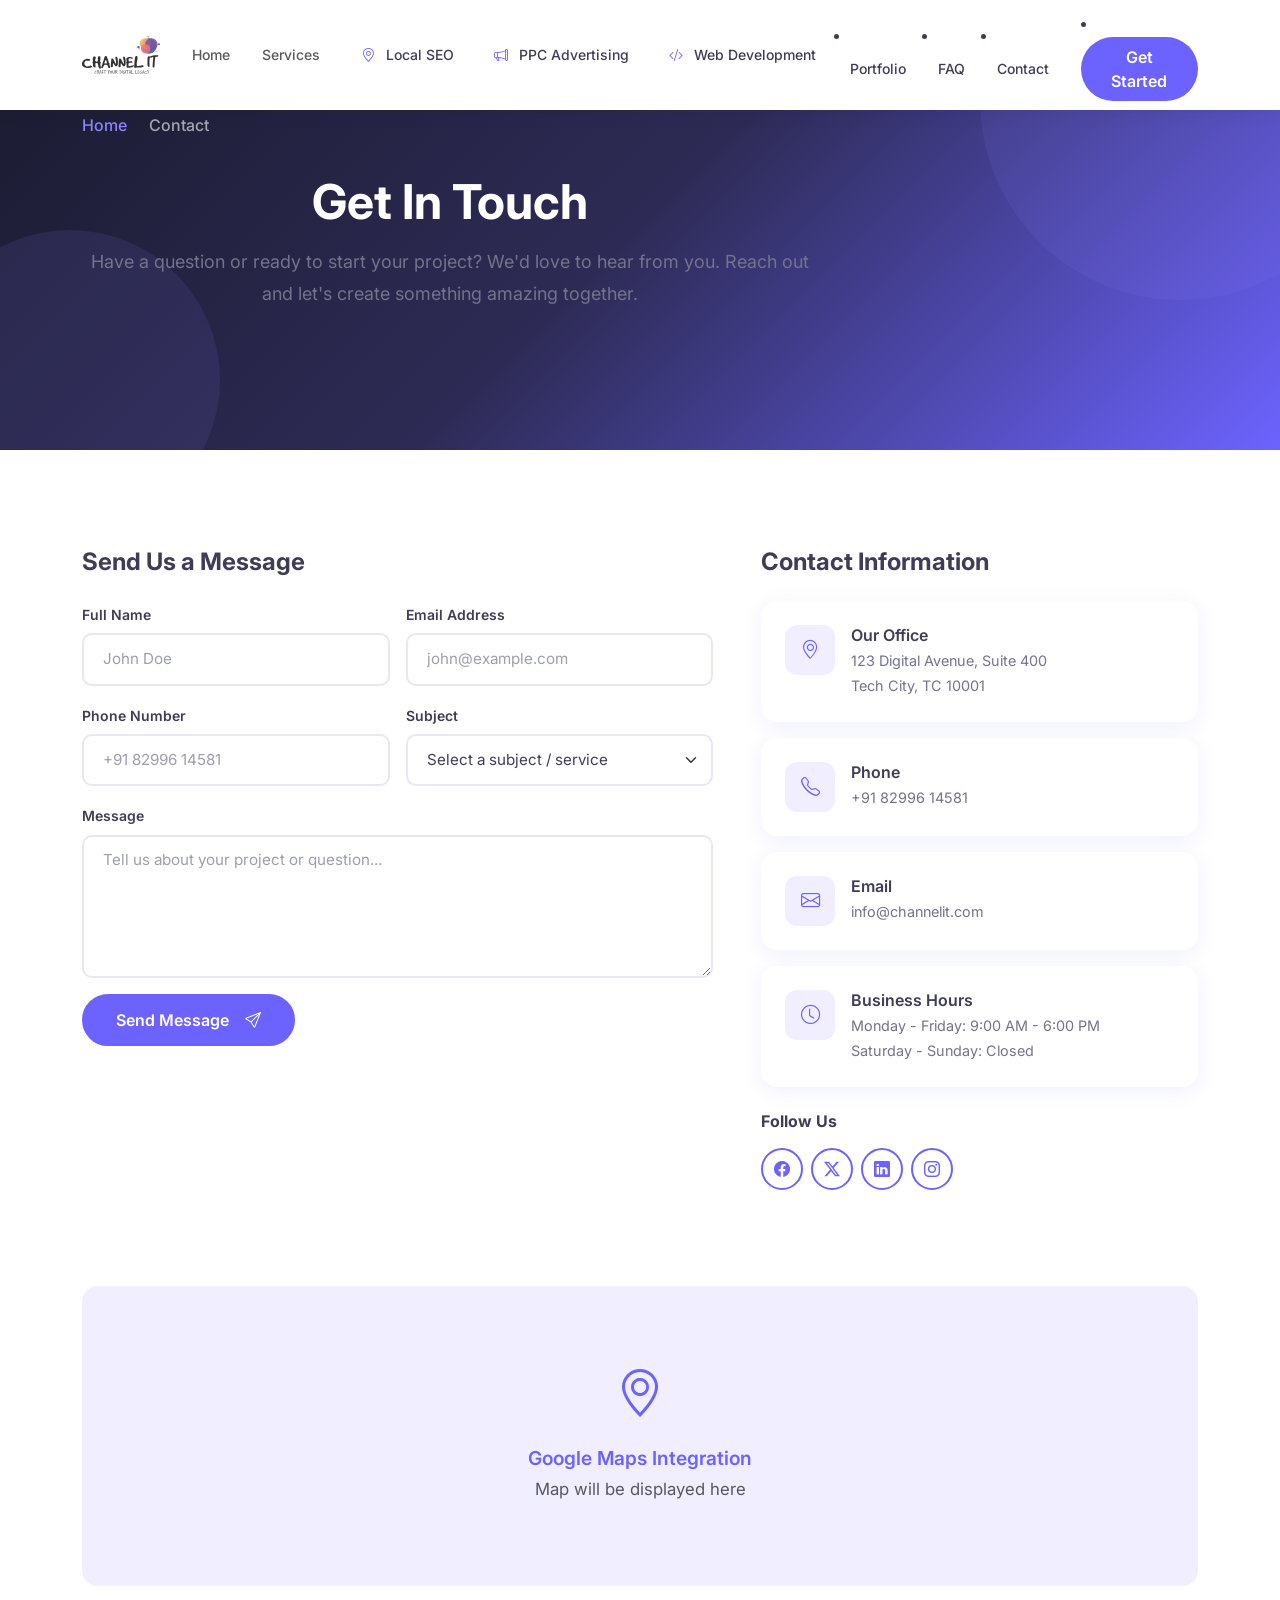
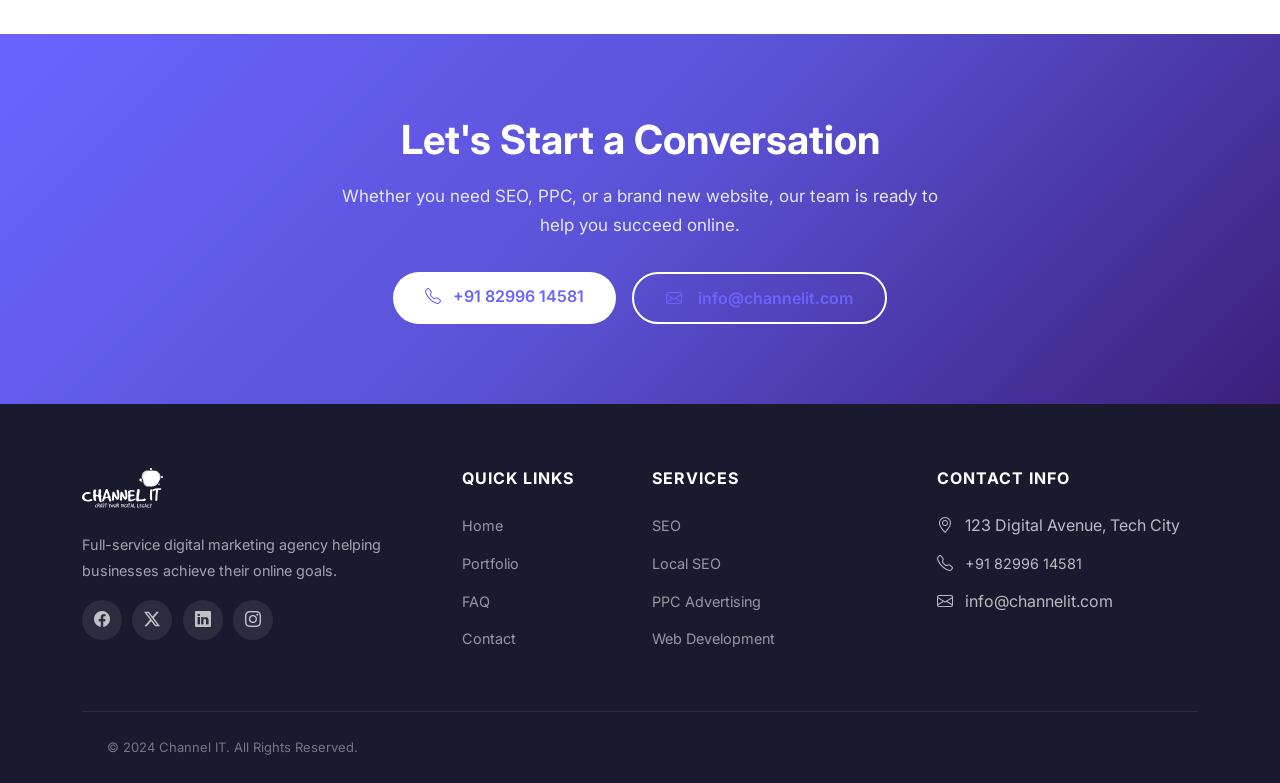
<file: contact.html>
<!DOCTYPE html>
<html lang="en">
<head>
  <meta charset="UTF-8">
  <meta name="viewport" content="width=device-width, initial-scale=1.0">

  <!-- ===== Primary SEO ===== -->
  <title>Contact Channel IT – Free Digital Marketing Consultation</title>
  <meta name="description" content="Ready to grow your business online? Contact Channel IT for a free strategy session. Call +91 82996 14581 or fill out our form. We respond within 24 hours.">
  <meta name="robots" content="index, follow">
  <link rel="canonical" href="https://channelit.co.in/contact.html">

  <!-- ===== Favicon ===== -->
  <link rel="icon" type="image/svg+xml" href="images/channel it 1.svg">
  <link rel="apple-touch-icon" href="images/channel it 1.svg">

  <!-- ===== Open Graph ===== -->
  <meta property="og:type" content="website">
  <meta property="og:site_name" content="Channel IT">
  <meta property="og:locale" content="en_IN">
  <meta property="og:title" content="Contact Channel IT – Free Digital Marketing Consultation">
  <meta property="og:description" content="Ready to grow your business online? Contact Channel IT for a free strategy session. Call +91 82996 14581. We respond within 24 hours.">
  <meta property="og:url" content="https://channelit.co.in/contact.html">
  <meta property="og:image" content="https://channelit.co.in/images/og-image.png">
  <meta property="og:image:width" content="1200">
  <meta property="og:image:height" content="630">
  <meta property="og:image:alt" content="Contact Channel IT – Digital Marketing Agency India">

  <!-- ===== Twitter Card ===== -->
  <meta name="twitter:card" content="summary_large_image">
  <meta name="twitter:title" content="Contact Channel IT – Free Digital Marketing Consultation">
  <meta name="twitter:description" content="Ready to grow your business online? Contact Channel IT for a free strategy session. Call +91 82996 14581. We respond within 24 hours.">
  <meta name="twitter:image" content="https://channelit.co.in/images/og-image.png">

  <!-- ===== JSON-LD Structured Data ===== -->
  <script type="application/ld+json">
  {
    "@context": "https://schema.org",
    "@graph": [
      {
        "@type": "ContactPage",
        "name": "Contact Channel IT",
        "url": "https://channelit.co.in/contact.html",
        "description": "Get in touch with Channel IT for a free digital marketing consultation.",
        "breadcrumb": {
          "@type": "BreadcrumbList",
          "itemListElement": [
            { "@type": "ListItem", "position": 1, "name": "Home", "item": "https://channelit.co.in/" },
            { "@type": "ListItem", "position": 2, "name": "Contact", "item": "https://channelit.co.in/contact.html" }
          ]
        }
      },
      {
        "@type": "LocalBusiness",
        "@id": "https://channelit.co.in/#localbusiness",
        "name": "Channel IT",
        "url": "https://channelit.co.in/",
        "telephone": "+91-82996-14581",
        "email": "info@channelit.co.in",
        "image": "https://channelit.co.in/images/og-image.png",
        "description": "Channel IT is a full-service digital marketing and web development agency helping Indian businesses grow online.",
        "openingHoursSpecification": [
          {
            "@type": "OpeningHoursSpecification",
            "dayOfWeek": ["Monday","Tuesday","Wednesday","Thursday","Friday"],
            "opens": "09:00",
            "closes": "18:00"
          }
        ]
      }
    ]
  }
  </script>

  <!-- ===== Fonts ===== -->
  <link rel="preconnect" href="https://fonts.googleapis.com">
  <link rel="preconnect" href="https://fonts.gstatic.com" crossorigin>
  <link href="https://fonts.googleapis.com/css2?family=Inter:wght@300;400;500;600;700;800&display=swap" rel="stylesheet">
  <link href="https://cdn.jsdelivr.net/npm/bootstrap@5.3.2/dist/css/bootstrap.min.css" rel="stylesheet">
  <link href="https://cdn.jsdelivr.net/npm/bootstrap-icons@1.11.1/font/bootstrap-icons.css" rel="stylesheet">
  <link href="https://unpkg.com/aos@2.3.1/dist/aos.css" rel="stylesheet">
  <link href="css/style.css" rel="stylesheet">
</head>
<body>

  <!-- Navbar -->
  <nav class="navbar navbar-expand-lg navbar-light navbar-solid fixed-top">
    <div class="container">
      <a class="navbar-brand" href="index.html"><img src="images/channel it 1.svg" alt="Channel IT"></a>
      <button class="navbar-toggler" type="button" data-bs-toggle="collapse" data-bs-target="#navbarNav"><span class="navbar-toggler-icon"></span></button>
      <div class="collapse navbar-collapse" id="navbarNav">
        <ul class="navbar-nav ms-auto align-items-lg-center">
          <li class="nav-item"><a class="nav-link" href="index.html">Home</a></li>
          <li class="nav-item dropdown dropdown-mega">
            <a class="nav-link dropdown-toggle d-inline-flex align-items-center gap-1" href="#" id="servicesMegaDropdown" role="button" data-bs-toggle="dropdown" data-bs-display="static" aria-expanded="false">
              <span>Services</span>
              <i class="ti ti-chevron-down mega-chevron"></i>
            </a>
            <div class="dropdown-menu mega-menu-services" aria-labelledby="servicesMegaDropdown">
              <!-- Top Story Header -->
              <div class="mega-menu-header">
                <div class="d-flex flex-wrap align-items-center justify-content-between gap-3">
                  <div>
                    <div class="mega-story-pill mb-2">
                      <span class="mega-pill-dot"></span>
                      <span>IT consulting + digital marketing</span>
                    </div>
                    <h4 class="mega-story-title">
                      <span class="story-build">Build.</span>
                      <span class="story-automate">Automate.</span>
                      <span class="story-grow">Grow.</span>
                    </h4>
                    <p class="mega-story-sub">AI-powered software, smart automation, and marketing that gets you found.</p>
                  </div>
                  <div class="d-none d-md-flex align-items-center">
                    <a href="contact.html" class="btn-mega-cta">
                      <i class="ti ti-sparkles me-1"></i> Free Consultation
                    </a>
                  </div>
                </div>
              </div>

              <!-- 3 Pillars Grid with 4 boxed services each -->
              <div class="mega-menu-body">
                <div class="row g-3 g-lg-4">
                  <!-- Pillar 1: Build -->
                  <div class="col-lg-4 col-md-12 mega-pillar-col">
                    <div class="mega-pillar-header pillar-build">
                      <div class="mega-pillar-icon"><i class="ti ti-code"></i></div>
                      <div>
                        <h5 class="mega-pillar-title">Build <span class="mega-pillar-tagline">Software, web and apps</span></h5>
                      </div>
                    </div>
                    <div class="mega-cards-stack">
                      <a href="contact.html?service=crm" class="mega-service-box build-box">
                        <div class="mega-box-icon"><i class="ti ti-users"></i></div>
                        <div class="mega-box-content">
                          <span class="mega-box-title">CRM development</span>
                          <span class="mega-box-desc">Custom CRMs built around your sales flow</span>
                        </div>
                        <i class="ti ti-arrow-right mega-box-arrow"></i>
                      </a>
                      <a href="web-development.html" class="mega-service-box build-box">
                        <div class="mega-box-icon"><i class="ti ti-layout-dashboard"></i></div>
                        <div class="mega-box-content">
                          <span class="mega-box-title">Web application development</span>
                          <span class="mega-box-desc">Scalable web apps and SaaS products</span>
                        </div>
                        <i class="ti ti-arrow-right mega-box-arrow"></i>
                      </a>
                      <a href="web-development.html" class="mega-service-box build-box">
                        <div class="mega-box-icon"><i class="ti ti-world"></i></div>
                        <div class="mega-box-content">
                          <span class="mega-box-title">Website development</span>
                          <span class="mega-box-desc">Fast sites built to convert visitors</span>
                        </div>
                        <i class="ti ti-arrow-right mega-box-arrow"></i>
                      </a>
                      <a href="contact.html?service=mobile" class="mega-service-box build-box">
                        <div class="mega-box-icon"><i class="ti ti-device-mobile"></i></div>
                        <div class="mega-box-content">
                          <span class="mega-box-title">Android and iOS development</span>
                          <span class="mega-box-desc">Native and cross-platform apps</span>
                        </div>
                        <i class="ti ti-arrow-right mega-box-arrow"></i>
                      </a>
                    </div>
                  </div>

                  <!-- Pillar 2: Automate -->
                  <div class="col-lg-4 col-md-12 mega-pillar-col">
                    <div class="mega-pillar-header pillar-automate">
                      <div class="mega-pillar-icon"><i class="ti ti-bolt"></i></div>
                      <div>
                        <h5 class="mega-pillar-title">Automate <span class="mega-pillar-tagline">AI and workflow automation</span></h5>
                      </div>
                    </div>
                    <div class="mega-cards-stack">
                      <a href="contact.html?service=ai-solutions" class="mega-service-box automate-box">
                        <div class="mega-box-icon"><i class="ti ti-brain"></i></div>
                        <div class="mega-box-content">
                          <span class="mega-box-title">AI solutions development</span>
                          <span class="mega-box-desc">Copilots and custom AI that cut manual work</span>
                        </div>
                        <i class="ti ti-arrow-right mega-box-arrow"></i>
                      </a>
                      <a href="contact.html?service=mlops" class="mega-service-box automate-box">
                        <div class="mega-box-icon"><i class="ti ti-refresh"></i></div>
                        <div class="mega-box-content">
                          <span class="mega-box-title">MLOps</span>
                          <span class="mega-box-desc">Deploy and monitor ML models</span>
                        </div>
                        <i class="ti ti-arrow-right mega-box-arrow"></i>
                      </a>
                      <a href="contact.html?service=chatbots" class="mega-service-box automate-box">
                        <div class="mega-box-icon"><i class="ti ti-message-chatbot"></i></div>
                        <div class="mega-box-content">
                          <span class="mega-box-title">AI chatbots and WhatsApp automation</span>
                          <span class="mega-box-desc">Answer and qualify leads 24/7</span>
                        </div>
                        <i class="ti ti-arrow-right mega-box-arrow"></i>
                      </a>
                      <a href="contact.html?service=workflow" class="mega-service-box automate-box">
                        <div class="mega-box-icon"><i class="ti ti-route"></i></div>
                        <div class="mega-box-content">
                          <span class="mega-box-title">Workflow and process automation</span>
                          <span class="mega-box-desc">Connect your tools, remove repeat tasks</span>
                        </div>
                        <i class="ti ti-arrow-right mega-box-arrow"></i>
                      </a>
                    </div>
                  </div>

                  <!-- Pillar 3: Grow -->
                  <div class="col-lg-4 col-md-12 mega-pillar-col">
                    <div class="mega-pillar-header pillar-grow">
                      <div class="mega-pillar-icon"><i class="ti ti-trending-up"></i></div>
                      <div>
                        <h5 class="mega-pillar-title">Grow <span class="mega-pillar-tagline">Marketing and creative</span></h5>
                      </div>
                    </div>
                    <div class="mega-cards-stack">
                      <a href="ppc.html" class="mega-service-box grow-box">
                        <div class="mega-box-icon"><i class="ti ti-target-arrow"></i></div>
                        <div class="mega-box-content">
                          <span class="mega-box-title">Meta and Google ads</span>
                          <span class="mega-box-desc">Performance campaigns focused on ROI</span>
                        </div>
                        <i class="ti ti-arrow-right mega-box-arrow"></i>
                      </a>
                      <a href="seo.html" class="mega-service-box grow-box">
                        <div class="mega-box-icon"><i class="ti ti-search"></i></div>
                        <div class="mega-box-content">
                          <span class="mega-box-title">SEO, AEO and GEO</span>
                          <span class="mega-box-desc">Rank on Google, get cited by AI</span>
                        </div>
                        <i class="ti ti-arrow-right mega-box-arrow"></i>
                      </a>
                      <a href="contact.html?service=video" class="mega-service-box grow-box">
                        <div class="mega-box-icon"><i class="ti ti-video"></i></div>
                        <div class="mega-box-content">
                          <span class="mega-box-title">AI video production</span>
                          <span class="mega-box-desc">Ads and explainers in days</span>
                        </div>
                        <i class="ti ti-arrow-right mega-box-arrow"></i>
                      </a>
                      <a href="contact.html?service=animation" class="mega-service-box grow-box">
                        <div class="mega-box-icon"><i class="ti ti-3d-cube-sphere"></i></div>
                        <div class="mega-box-content">
                          <span class="mega-box-title">2D and 3D animation</span>
                          <span class="mega-box-desc">Product demos and brand motion</span>
                        </div>
                        <i class="ti ti-arrow-right mega-box-arrow"></i>
                      </a>
                    </div>
                  </div>
                </div>
              </div>

              <!-- Mega Footer -->
              <div class="mega-menu-footer">
                <div class="d-flex flex-wrap align-items-center justify-content-between gap-3">
                  <div class="d-flex align-items-center gap-2">
                    <span class="badge bg-white text-dark border px-2 py-1"><i class="ti ti-sparkles text-primary me-1"></i> Full Ecosystem</span>
                    <span class="text-muted small">From modern code to autonomous workflows and scaled revenue.</span>
                  </div>
                  <div class="d-flex align-items-center gap-3">
                    <a href="index.html#services" class="mega-footer-link">
                      View full services overview <i class="ti ti-arrow-right ms-1"></i>
                    </a>
                  </div>
                </div>
              </div>
            </div>
          </li>
              <li><a class="dropdown-item" href="local-seo.html"><i class="bi bi-geo-alt me-2 text-primary"></i>Local SEO</a></li>
              <li><a class="dropdown-item" href="ppc.html"><i class="bi bi-megaphone me-2 text-primary"></i>PPC Advertising</a></li>
              <li><a class="dropdown-item" href="web-development.html"><i class="bi bi-code-slash me-2 text-primary"></i>Web Development</a></li>
            </ul>
          </li>
          <li class="nav-item"><a class="nav-link" href="portfolio.html">Portfolio</a></li>
          <li class="nav-item"><a class="nav-link" href="faq.html">FAQ</a></li>
          <li class="nav-item"><a class="nav-link active" href="contact.html">Contact</a></li>
          <li class="nav-item ms-lg-3"><a class="btn btn-get-started" href="contact.html">Get Started</a></li>
        </ul>
      </div>
    </div>
  </nav>

  <!-- Hero -->
  <section class="hero-section hero-inner">
    <div class="hero-shapes"><div class="shape shape-1"></div><div class="shape shape-2"></div></div>
    <div class="container">
      <div class="row align-items-center">
        <div class="col-lg-8" data-aos="fade-right">
          <nav class="breadcrumb-custom"><ol class="breadcrumb"><li class="breadcrumb-item"><a href="index.html">Home</a></li><li class="breadcrumb-item active">Contact</li></ol></nav>
          <h1>Get In <span>Touch</span></h1>
          <p class="lead">Have a question or ready to start your project? We'd love to hear from you. Reach out and let's create something amazing together.</p>
        </div>
      </div>
    </div>
  </section>

  <!-- Contact Section -->
  <section class="section-padding">
    <div class="container">
      <div class="row g-5">
        <!-- Contact Form -->
        <div class="col-lg-7" data-aos="fade-right">
          <h3 class="mb-4">Send Us a Message</h3>
          <form id="contact-form" class="contact-form">
            <div class="row g-3">
              <div class="col-md-6">
                <label class="form-label fw-semibold">Full Name</label>
                <input type="text" class="form-control" name="name" placeholder="John Doe" required>
              </div>
              <div class="col-md-6">
                <label class="form-label fw-semibold">Email Address</label>
                <input type="email" class="form-control" name="email" placeholder="john@example.com" required>
              </div>
              <div class="col-md-6">
                <label class="form-label fw-semibold">Phone Number</label>
                <input type="tel" class="form-control" name="phone" placeholder="+91 82996 14581">
              </div>
              <div class="col-md-6">
                <label class="form-label fw-semibold">Subject</label>
                <select class="form-select" name="subject">
                  <option value="">Select a subject / service</option>
                  <option value="general">General Inquiry</option>
                  <optgroup label="Build: Software, Web &amp; Apps">
                    <option value="crm">CRM Development</option>
                    <option value="webdev">Web Application Development</option>
                    <option value="website">Website Development</option>
                    <option value="mobile">Android and iOS Development</option>
                  </optgroup>
                  <optgroup label="Automate: AI &amp; Workflows">
                    <option value="ai-solutions">AI Solutions Development</option>
                    <option value="mlops">MLOps &amp; Model Deployment</option>
                    <option value="chatbots">AI Chatbots &amp; WhatsApp Automation</option>
                    <option value="workflow">Workflow &amp; Process Automation</option>
                  </optgroup>
                  <optgroup label="Grow: Marketing &amp; Creative">
                    <option value="ppc">Meta and Google Ads (PPC)</option>
                    <option value="seo">SEO, AEO and GEO</option>
                    <option value="video">AI Video Production</option>
                    <option value="animation">2D &amp; 3D Animation</option>
                  </optgroup>
                  <option value="other">Other</option>
                </select>
              </div>
              <div class="col-12">
                <label class="form-label fw-semibold">Message</label>
                <textarea class="form-control" name="message" rows="5" placeholder="Tell us about your project or question..." required></textarea>
              </div>
              <div class="col-12">
                <button type="submit" class="btn btn-primary-custom">Send Message <i class="bi bi-send ms-2"></i></button>
              </div>
            </div>
          </form>
        </div>

        <!-- Contact Info -->
        <div class="col-lg-5" data-aos="fade-left">
          <h3 class="mb-4">Contact Information</h3>
          <div class="contact-info-card">
            <div class="info-icon"><i class="bi bi-geo-alt"></i></div>
            <div><h6>Our Office</h6><p>123 Digital Avenue, Suite 400<br>Tech City, TC 10001</p></div>
          </div>
          <div class="contact-info-card">
            <div class="info-icon"><i class="bi bi-telephone"></i></div>
            <div><h6>Phone</h6><p><a href="tel:+918299614581" style="color:inherit;text-decoration:none;">+91 82996 14581</a></p></div>
          </div>
          <div class="contact-info-card">
            <div class="info-icon"><i class="bi bi-envelope"></i></div>
            <div><h6>Email</h6><p>info@channelit.com</p></div>
          </div>
          <div class="contact-info-card">
            <div class="info-icon"><i class="bi bi-clock"></i></div>
            <div><h6>Business Hours</h6><p>Monday - Friday: 9:00 AM - 6:00 PM<br>Saturday - Sunday: Closed</p></div>
          </div>

          <div class="mt-4">
            <h6 class="fw-bold mb-3">Follow Us</h6>
            <div class="d-flex gap-2">
              <a href="#" class="btn btn-outline-custom" style="width:42px;height:42px;padding:0;display:flex;align-items:center;justify-content:center;border-radius:50%;"><i class="bi bi-facebook"></i></a>
              <a href="#" class="btn btn-outline-custom" style="width:42px;height:42px;padding:0;display:flex;align-items:center;justify-content:center;border-radius:50%;"><i class="bi bi-twitter-x"></i></a>
              <a href="#" class="btn btn-outline-custom" style="width:42px;height:42px;padding:0;display:flex;align-items:center;justify-content:center;border-radius:50%;"><i class="bi bi-linkedin"></i></a>
              <a href="#" class="btn btn-outline-custom" style="width:42px;height:42px;padding:0;display:flex;align-items:center;justify-content:center;border-radius:50%;"><i class="bi bi-instagram"></i></a>
            </div>
          </div>
        </div>
      </div>
    </div>
  </section>

  <!-- Map Placeholder -->
  <section class="pb-5">
    <div class="container">
      <div class="map-placeholder" data-aos="fade-up">
        <div class="text-center">
          <i class="bi bi-geo-alt" style="font-size:3rem;"></i>
          <p class="mt-2 mb-0 fw-semibold">Google Maps Integration</p>
          <p class="text-muted small">Map will be displayed here</p>
        </div>
      </div>
    </div>
  </section>

  <!-- CTA -->
  <section class="cta-section">
    <div class="container" data-aos="zoom-in">
      <h2>Let's Start a Conversation</h2>
      <p>Whether you need SEO, PPC, or a brand new website, our team is ready to help you succeed online.</p>
      <div class="d-flex gap-3 justify-content-center flex-wrap">
        <a href="tel:+918299614581" class="btn btn-white"><i class="bi bi-telephone me-2"></i> +91 82996 14581</a>
        <a href="mailto:info@channelit.com" class="btn btn-outline-custom" style="border-color:#fff;color:#fff;"><i class="bi bi-envelope me-2"></i> info@channelit.com</a>
      </div>
    </div>
  </section>

  <!-- Footer -->
  <footer class="footer">
    <div class="container">
      <div class="row g-4">
        <div class="col-lg-4 col-md-6"><h5><a href="index.html"><img src="images/channel it 1.svg" alt="Channel IT" class="footer-logo-img"></a></h5><p>Full-service digital marketing agency helping businesses achieve their online goals.</p><div class="social-links mt-3"><a href="#"><i class="bi bi-facebook"></i></a><a href="#"><i class="bi bi-twitter-x"></i></a><a href="#"><i class="bi bi-linkedin"></i></a><a href="#"><i class="bi bi-instagram"></i></a></div></div>
        <div class="col-lg-2 col-md-6"><h5>Quick Links</h5><ul><li><a href="index.html">Home</a></li><li><a href="portfolio.html">Portfolio</a></li><li><a href="faq.html">FAQ</a></li><li><a href="contact.html">Contact</a></li></ul></div>
        <div class="col-lg-3 col-md-6"><h5>Services</h5><ul><li><a href="seo.html">SEO</a></li><li><a href="local-seo.html">Local SEO</a></li><li><a href="ppc.html">PPC Advertising</a></li><li><a href="web-development.html">Web Development</a></li></ul></div>
        <div class="col-lg-3 col-md-6"><h5>Contact Info</h5><ul><li><i class="bi bi-geo-alt me-2"></i> 123 Digital Avenue, Tech City</li><li><i class="bi bi-telephone me-2"></i> <a href="tel:+918299614581" style="color:inherit;text-decoration:none;">+91 82996 14581</a></li><li><i class="bi bi-envelope me-2"></i> info@channelit.com</li></ul></div>
      </div>
      <div class="footer-bottom text-center"><p>&copy; 2024 Channel IT. All Rights Reserved.</p></div>
    </div>
  </footer>

  <button class="back-to-top"><i class="bi bi-chevron-up"></i></button>
  <script src="https://cdn.jsdelivr.net/npm/bootstrap@5.3.2/dist/js/bootstrap.bundle.min.js"></script>
  <script src="https://unpkg.com/aos@2.3.1/dist/aos.js"></script>
  <script src="js/main.js"></script>
</body>
</html>
</file>
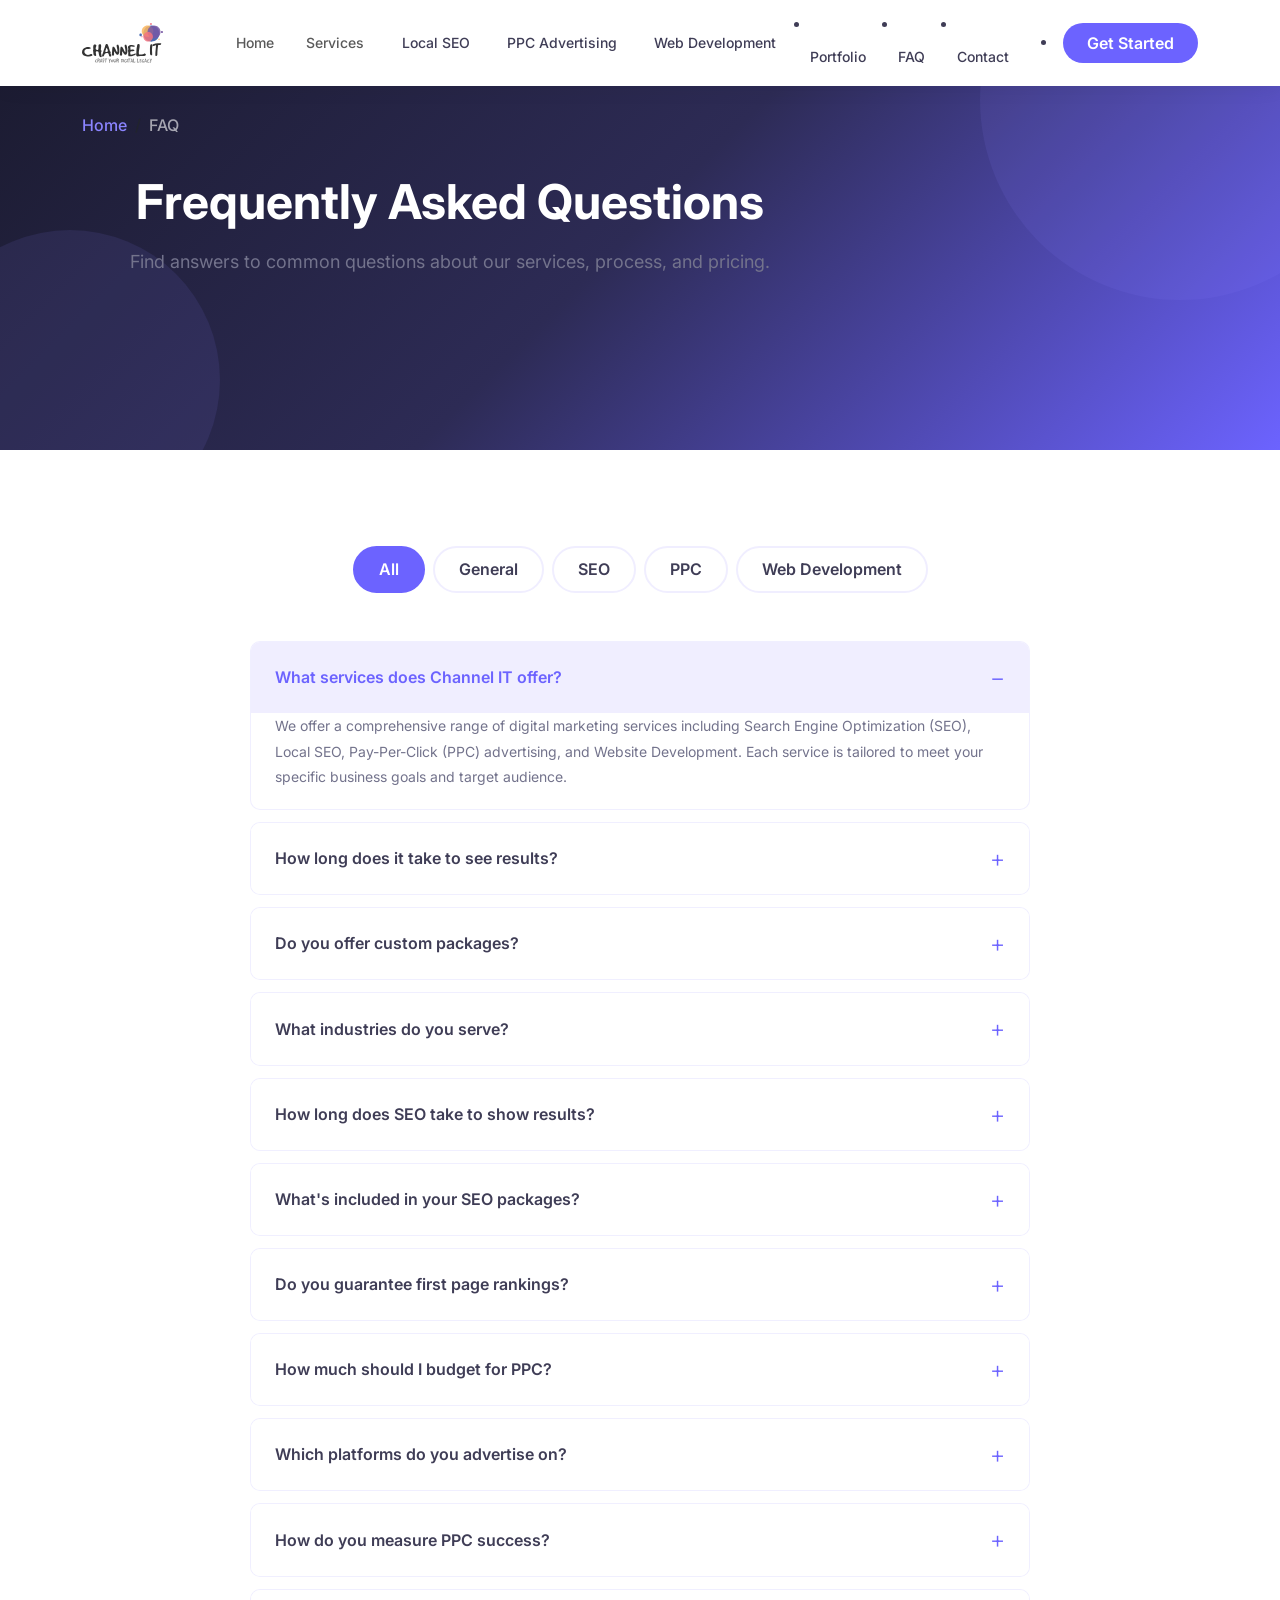
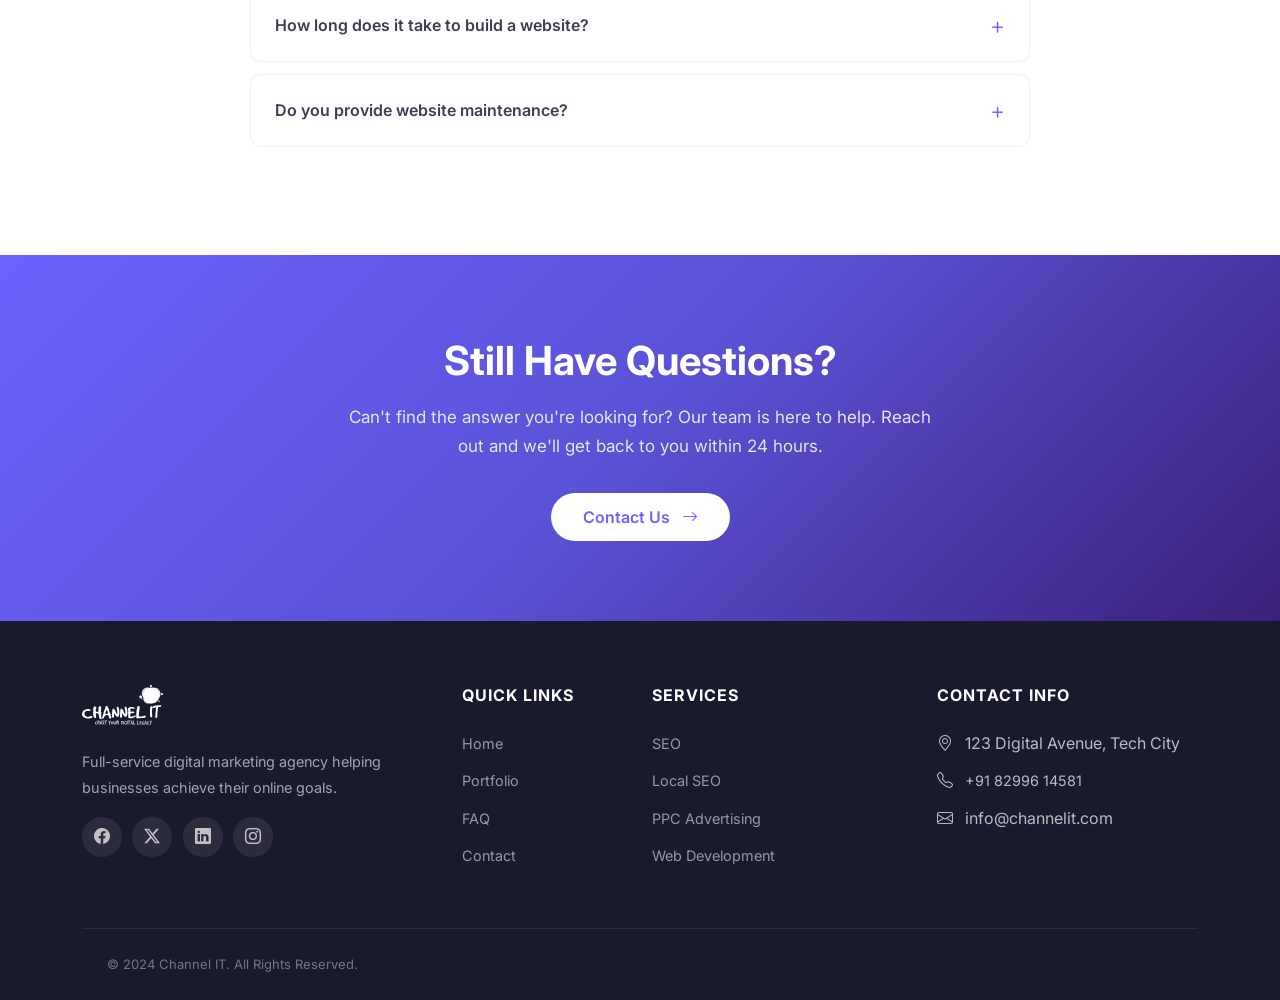
<file: faq.html>
<!DOCTYPE html>
<html lang="en">
<head>
  <meta charset="UTF-8">
  <meta name="viewport" content="width=device-width, initial-scale=1.0">

  <!-- ===== Primary SEO ===== -->
  <title>FAQ – Digital Marketing &amp; SEO Questions Answered | Channel IT</title>
  <meta name="description" content="Got questions about SEO, PPC, Local SEO, or web development? Find answers to the most common digital marketing questions. Channel IT experts explain everything.">
  <meta name="robots" content="index, follow">
  <link rel="canonical" href="https://channelit.co.in/faq.html">

  <!-- ===== Favicon ===== -->
  <link rel="icon" type="image/svg+xml" href="images/channel it 1.svg">
  <link rel="apple-touch-icon" href="images/channel it 1.svg">

  <!-- ===== Open Graph ===== -->
  <meta property="og:type" content="website">
  <meta property="og:site_name" content="Channel IT">
  <meta property="og:locale" content="en_IN">
  <meta property="og:title" content="FAQ – Digital Marketing &amp; SEO Questions Answered | Channel IT">
  <meta property="og:description" content="Got questions about SEO, PPC, or web development? Find answers to the most common digital marketing questions at Channel IT.">
  <meta property="og:url" content="https://channelit.co.in/faq.html">
  <meta property="og:image" content="https://channelit.co.in/images/og-image.png">
  <meta property="og:image:width" content="1200">
  <meta property="og:image:height" content="630">
  <meta property="og:image:alt" content="FAQ – Channel IT Digital Marketing Agency">

  <!-- ===== Twitter Card ===== -->
  <meta name="twitter:card" content="summary_large_image">
  <meta name="twitter:title" content="FAQ – Digital Marketing &amp; SEO Questions Answered | Channel IT">
  <meta name="twitter:description" content="Got questions about SEO, PPC, or web development? Find answers to the most common digital marketing questions at Channel IT.">
  <meta name="twitter:image" content="https://channelit.co.in/images/og-image.png">

  <!-- ===== JSON-LD Structured Data (FAQPage – enables Google rich results) ===== -->
  <script type="application/ld+json">
  {
    "@context": "https://schema.org",
    "@type": "FAQPage",
    "name": "Digital Marketing FAQ – Channel IT",
    "url": "https://channelit.co.in/faq.html",
    "mainEntity": [
      {
        "@type": "Question",
        "name": "What services does Channel IT offer?",
        "acceptedAnswer": {
          "@type": "Answer",
          "text": "We offer a comprehensive range of digital marketing services including Search Engine Optimization (SEO), Local SEO, Pay-Per-Click (PPC) advertising, and Website Development. Each service is tailored to meet your specific business goals and target audience."
        }
      },
      {
        "@type": "Question",
        "name": "How long does it take to see results from digital marketing?",
        "acceptedAnswer": {
          "@type": "Answer",
          "text": "Results vary by service. PPC campaigns can generate leads within days of launch. SEO typically takes 3–6 months to show significant improvements in rankings and organic traffic. Website development projects usually take 4–12 weeks depending on complexity."
        }
      },
      {
        "@type": "Question",
        "name": "Do you offer custom digital marketing packages?",
        "acceptedAnswer": {
          "@type": "Answer",
          "text": "Absolutely! We understand that every business is unique. We create customised packages based on your specific goals, budget, and industry. Contact us for a free consultation and we'll design a plan that fits your needs perfectly."
        }
      },
      {
        "@type": "Question",
        "name": "What industries do you serve?",
        "acceptedAnswer": {
          "@type": "Answer",
          "text": "We work with businesses across a wide range of industries including healthcare, e-commerce, real estate, legal services, hospitality, technology, education, and more. Our diverse experience allows us to bring fresh perspectives and proven strategies to any sector."
        }
      },
      {
        "@type": "Question",
        "name": "How long does SEO take to show results?",
        "acceptedAnswer": {
          "@type": "Answer",
          "text": "SEO is a long-term strategy. You may start seeing improvements in 2–3 months, but significant results typically appear within 4–6 months. The timeline depends on factors like competition, current website condition, and target keywords. We provide monthly progress reports so you can track improvements."
        }
      },
      {
        "@type": "Question",
        "name": "What is included in your SEO packages?",
        "acceptedAnswer": {
          "@type": "Answer",
          "text": "Our SEO packages typically include keyword research, on-page optimisation, technical SEO audits, content creation, link building, local SEO optimisation, monthly reporting, and competitor analysis. The specific deliverables are customised based on your needs and goals."
        }
      },
      {
        "@type": "Question",
        "name": "Do you guarantee first page Google rankings?",
        "acceptedAnswer": {
          "@type": "Answer",
          "text": "No reputable SEO company can guarantee specific rankings, as search algorithms are constantly evolving. However, we do guarantee that we'll use proven, white-hat strategies to improve your visibility. Our track record shows that 85% of our clients' targeted keywords achieve top 10 rankings within 6–12 months."
        }
      },
      {
        "@type": "Question",
        "name": "How much should I budget for PPC advertising?",
        "acceptedAnswer": {
          "@type": "Answer",
          "text": "PPC budgets vary widely based on industry, competition, and goals. We recommend starting with a minimum of ₹50,000–₹1,00,000/month for ad spend to generate meaningful data. During our consultation, we'll analyse your industry and recommend a budget that aligns with your goals and expected ROI."
        }
      },
      {
        "@type": "Question",
        "name": "Which advertising platforms do you manage?",
        "acceptedAnswer": {
          "@type": "Answer",
          "text": "We manage campaigns across all major advertising platforms including Google Ads (Search, Display, Shopping, YouTube), Facebook/Instagram Ads, LinkedIn Ads, and Microsoft Advertising (Bing). We'll recommend the best platforms based on where your target audience spends their time."
        }
      },
      {
        "@type": "Question",
        "name": "How do you measure PPC campaign success?",
        "acceptedAnswer": {
          "@type": "Answer",
          "text": "We track key metrics including click-through rate (CTR), cost per click (CPC), conversion rate, cost per acquisition (CPA), return on ad spend (ROAS), and overall ROI. We set up proper conversion tracking and provide detailed reports so you can see exactly how your investment is performing."
        }
      },
      {
        "@type": "Question",
        "name": "How long does it take to build a website?",
        "acceptedAnswer": {
          "@type": "Answer",
          "text": "A typical website project takes 4–12 weeks depending on complexity. A simple brochure site may be completed in 4–6 weeks, while a complex e-commerce platform or web application could take 8–16 weeks. We'll provide a detailed timeline during the planning phase."
        }
      },
      {
        "@type": "Question",
        "name": "Do you provide website maintenance after launch?",
        "acceptedAnswer": {
          "@type": "Answer",
          "text": "Yes! We offer ongoing website maintenance packages that include security updates, performance monitoring, content updates, bug fixes, backups, and technical support. This ensures your website stays secure, fast, and up-to-date long after launch."
        }
      }
    ]
  }
  </script>

  <!-- ===== Fonts ===== -->
  <link rel="preconnect" href="https://fonts.googleapis.com">
  <link rel="preconnect" href="https://fonts.gstatic.com" crossorigin>
  <link href="https://fonts.googleapis.com/css2?family=Inter:wght@300;400;500;600;700;800&display=swap" rel="stylesheet">
  <link href="https://cdn.jsdelivr.net/npm/bootstrap@5.3.2/dist/css/bootstrap.min.css" rel="stylesheet">
  <link href="https://cdn.jsdelivr.net/npm/bootstrap-icons@1.11.1/font/bootstrap-icons.css" rel="stylesheet">
  <link href="https://unpkg.com/aos@2.3.1/dist/aos.css" rel="stylesheet">
  <link href="css/style.css" rel="stylesheet">
</head>
<body>

  <!-- Navbar -->
  <nav class="navbar navbar-expand-lg navbar-light navbar-solid fixed-top">
    <div class="container">
      <a class="navbar-brand" href="index.html"><img src="images/channel it 1.svg" alt="Channel IT"></a>
      <button class="navbar-toggler" type="button" data-bs-toggle="collapse" data-bs-target="#navbarNav"><span class="navbar-toggler-icon"></span></button>
      <div class="collapse navbar-collapse" id="navbarNav">
        <ul class="navbar-nav ms-auto align-items-center">
          <li class="nav-item"><a class="nav-link" href="index.html">Home</a></li>
          <li class="nav-item dropdown dropdown-mega">
            <a class="nav-link dropdown-toggle d-inline-flex align-items-center gap-1" href="#" id="servicesMegaDropdown" role="button" data-bs-toggle="dropdown" data-bs-display="static" aria-expanded="false">
              <span>Services</span>
              <i class="ti ti-chevron-down mega-chevron"></i>
            </a>
            <div class="dropdown-menu mega-menu-services" aria-labelledby="servicesMegaDropdown">
              <!-- Top Story Header -->
              <div class="mega-menu-header">
                <div class="d-flex flex-wrap align-items-center justify-content-between gap-3">
                  <div>
                    <div class="mega-story-pill mb-2">
                      <span class="mega-pill-dot"></span>
                      <span>IT consulting + digital marketing</span>
                    </div>
                    <h4 class="mega-story-title">
                      <span class="story-build">Build.</span>
                      <span class="story-automate">Automate.</span>
                      <span class="story-grow">Grow.</span>
                    </h4>
                    <p class="mega-story-sub">AI-powered software, smart automation, and marketing that gets you found.</p>
                  </div>
                  <div class="d-none d-md-flex align-items-center">
                    <a href="contact.html" class="btn-mega-cta">
                      <i class="ti ti-sparkles me-1"></i> Free Consultation
                    </a>
                  </div>
                </div>
              </div>

              <!-- 3 Pillars Grid with 4 boxed services each -->
              <div class="mega-menu-body">
                <div class="row g-3 g-lg-4">
                  <!-- Pillar 1: Build -->
                  <div class="col-lg-4 col-md-12 mega-pillar-col">
                    <div class="mega-pillar-header pillar-build">
                      <div class="mega-pillar-icon"><i class="ti ti-code"></i></div>
                      <div>
                        <h5 class="mega-pillar-title">Build <span class="mega-pillar-tagline">Software, web and apps</span></h5>
                      </div>
                    </div>
                    <div class="mega-cards-stack">
                      <a href="contact.html?service=crm" class="mega-service-box build-box">
                        <div class="mega-box-icon"><i class="ti ti-users"></i></div>
                        <div class="mega-box-content">
                          <span class="mega-box-title">CRM development</span>
                          <span class="mega-box-desc">Custom CRMs built around your sales flow</span>
                        </div>
                        <i class="ti ti-arrow-right mega-box-arrow"></i>
                      </a>
                      <a href="web-development.html" class="mega-service-box build-box">
                        <div class="mega-box-icon"><i class="ti ti-layout-dashboard"></i></div>
                        <div class="mega-box-content">
                          <span class="mega-box-title">Web application development</span>
                          <span class="mega-box-desc">Scalable web apps and SaaS products</span>
                        </div>
                        <i class="ti ti-arrow-right mega-box-arrow"></i>
                      </a>
                      <a href="web-development.html" class="mega-service-box build-box">
                        <div class="mega-box-icon"><i class="ti ti-world"></i></div>
                        <div class="mega-box-content">
                          <span class="mega-box-title">Website development</span>
                          <span class="mega-box-desc">Fast sites built to convert visitors</span>
                        </div>
                        <i class="ti ti-arrow-right mega-box-arrow"></i>
                      </a>
                      <a href="contact.html?service=mobile" class="mega-service-box build-box">
                        <div class="mega-box-icon"><i class="ti ti-device-mobile"></i></div>
                        <div class="mega-box-content">
                          <span class="mega-box-title">Android and iOS development</span>
                          <span class="mega-box-desc">Native and cross-platform apps</span>
                        </div>
                        <i class="ti ti-arrow-right mega-box-arrow"></i>
                      </a>
                    </div>
                  </div>

                  <!-- Pillar 2: Automate -->
                  <div class="col-lg-4 col-md-12 mega-pillar-col">
                    <div class="mega-pillar-header pillar-automate">
                      <div class="mega-pillar-icon"><i class="ti ti-bolt"></i></div>
                      <div>
                        <h5 class="mega-pillar-title">Automate <span class="mega-pillar-tagline">AI and workflow automation</span></h5>
                      </div>
                    </div>
                    <div class="mega-cards-stack">
                      <a href="contact.html?service=ai-solutions" class="mega-service-box automate-box">
                        <div class="mega-box-icon"><i class="ti ti-brain"></i></div>
                        <div class="mega-box-content">
                          <span class="mega-box-title">AI solutions development</span>
                          <span class="mega-box-desc">Copilots and custom AI that cut manual work</span>
                        </div>
                        <i class="ti ti-arrow-right mega-box-arrow"></i>
                      </a>
                      <a href="contact.html?service=mlops" class="mega-service-box automate-box">
                        <div class="mega-box-icon"><i class="ti ti-refresh"></i></div>
                        <div class="mega-box-content">
                          <span class="mega-box-title">MLOps</span>
                          <span class="mega-box-desc">Deploy and monitor ML models</span>
                        </div>
                        <i class="ti ti-arrow-right mega-box-arrow"></i>
                      </a>
                      <a href="contact.html?service=chatbots" class="mega-service-box automate-box">
                        <div class="mega-box-icon"><i class="ti ti-message-chatbot"></i></div>
                        <div class="mega-box-content">
                          <span class="mega-box-title">AI chatbots and WhatsApp automation</span>
                          <span class="mega-box-desc">Answer and qualify leads 24/7</span>
                        </div>
                        <i class="ti ti-arrow-right mega-box-arrow"></i>
                      </a>
                      <a href="contact.html?service=workflow" class="mega-service-box automate-box">
                        <div class="mega-box-icon"><i class="ti ti-route"></i></div>
                        <div class="mega-box-content">
                          <span class="mega-box-title">Workflow and process automation</span>
                          <span class="mega-box-desc">Connect your tools, remove repeat tasks</span>
                        </div>
                        <i class="ti ti-arrow-right mega-box-arrow"></i>
                      </a>
                    </div>
                  </div>

                  <!-- Pillar 3: Grow -->
                  <div class="col-lg-4 col-md-12 mega-pillar-col">
                    <div class="mega-pillar-header pillar-grow">
                      <div class="mega-pillar-icon"><i class="ti ti-trending-up"></i></div>
                      <div>
                        <h5 class="mega-pillar-title">Grow <span class="mega-pillar-tagline">Marketing and creative</span></h5>
                      </div>
                    </div>
                    <div class="mega-cards-stack">
                      <a href="ppc.html" class="mega-service-box grow-box">
                        <div class="mega-box-icon"><i class="ti ti-target-arrow"></i></div>
                        <div class="mega-box-content">
                          <span class="mega-box-title">Meta and Google ads</span>
                          <span class="mega-box-desc">Performance campaigns focused on ROI</span>
                        </div>
                        <i class="ti ti-arrow-right mega-box-arrow"></i>
                      </a>
                      <a href="seo.html" class="mega-service-box grow-box">
                        <div class="mega-box-icon"><i class="ti ti-search"></i></div>
                        <div class="mega-box-content">
                          <span class="mega-box-title">SEO, AEO and GEO</span>
                          <span class="mega-box-desc">Rank on Google, get cited by AI</span>
                        </div>
                        <i class="ti ti-arrow-right mega-box-arrow"></i>
                      </a>
                      <a href="contact.html?service=video" class="mega-service-box grow-box">
                        <div class="mega-box-icon"><i class="ti ti-video"></i></div>
                        <div class="mega-box-content">
                          <span class="mega-box-title">AI video production</span>
                          <span class="mega-box-desc">Ads and explainers in days</span>
                        </div>
                        <i class="ti ti-arrow-right mega-box-arrow"></i>
                      </a>
                      <a href="contact.html?service=animation" class="mega-service-box grow-box">
                        <div class="mega-box-icon"><i class="ti ti-3d-cube-sphere"></i></div>
                        <div class="mega-box-content">
                          <span class="mega-box-title">2D and 3D animation</span>
                          <span class="mega-box-desc">Product demos and brand motion</span>
                        </div>
                        <i class="ti ti-arrow-right mega-box-arrow"></i>
                      </a>
                    </div>
                  </div>
                </div>
              </div>

              <!-- Mega Footer -->
              <div class="mega-menu-footer">
                <div class="d-flex flex-wrap align-items-center justify-content-between gap-3">
                  <div class="d-flex align-items-center gap-2">
                    <span class="badge bg-white text-dark border px-2 py-1"><i class="ti ti-sparkles text-primary me-1"></i> Full Ecosystem</span>
                    <span class="text-muted small">From modern code to autonomous workflows and scaled revenue.</span>
                  </div>
                  <div class="d-flex align-items-center gap-3">
                    <a href="index.html#services" class="mega-footer-link">
                      View full services overview <i class="ti ti-arrow-right ms-1"></i>
                    </a>
                  </div>
                </div>
              </div>
            </div>
          </li>
              <li><a class="dropdown-item" href="local-seo.html">Local SEO</a></li>
              <li><a class="dropdown-item" href="ppc.html">PPC Advertising</a></li>
              <li><a class="dropdown-item" href="web-development.html">Web Development</a></li>
            </ul>
          </li>
          <li class="nav-item"><a class="nav-link" href="portfolio.html">Portfolio</a></li>
          <li class="nav-item"><a class="nav-link" href="faq.html">FAQ</a></li>
          <li class="nav-item"><a class="nav-link" href="contact.html">Contact</a></li>
          <li class="nav-item ms-lg-3"><a class="btn btn-get-started" href="contact.html">Get Started</a></li>
        </ul>
      </div>
    </div>
  </nav>

  <!-- Hero -->
  <section class="hero-section hero-inner">
    <div class="hero-shapes"><div class="shape shape-1"></div><div class="shape shape-2"></div></div>
    <div class="container">
      <div class="row align-items-center">
        <div class="col-lg-8" data-aos="fade-right">
          <nav class="breadcrumb-custom"><ol class="breadcrumb"><li class="breadcrumb-item"><a href="index.html">Home</a></li><li class="breadcrumb-item active">FAQ</li></ol></nav>
          <h1>Frequently Asked <span>Questions</span></h1>
          <p class="lead">Find answers to common questions about our services, process, and pricing.</p>
        </div>
      </div>
    </div>
  </section>

  <!-- FAQ Section -->
  <section class="section-padding">
    <div class="container">
      <!-- Category Tabs -->
      <div class="faq-tabs d-flex gap-2 flex-wrap justify-content-center mb-5" data-aos="fade-up">
        <button class="faq-tab-btn active" data-category="all">All</button>
        <button class="faq-tab-btn" data-category="general">General</button>
        <button class="faq-tab-btn" data-category="seo">SEO</button>
        <button class="faq-tab-btn" data-category="ppc">PPC</button>
        <button class="faq-tab-btn" data-category="webdev">Web Development</button>
      </div>

      <!-- FAQ Accordion -->
      <div class="row justify-content-center">
        <div class="col-lg-9">
          <div class="accordion faq-accordion" id="faqAccordion" data-aos="fade-up">

            <!-- General FAQs -->
            <div class="accordion-item faq-item" data-category="general">
              <h2 class="accordion-header"><button class="accordion-button" data-bs-toggle="collapse" data-bs-target="#faq1">What services does Channel IT offer?</button></h2>
              <div id="faq1" class="accordion-collapse collapse show" data-bs-parent="#faqAccordion"><div class="accordion-body">We offer a comprehensive range of digital marketing services including Search Engine Optimization (SEO), Local SEO, Pay-Per-Click (PPC) advertising, and Website Development. Each service is tailored to meet your specific business goals and target audience.</div></div>
            </div>

            <div class="accordion-item faq-item" data-category="general">
              <h2 class="accordion-header"><button class="accordion-button collapsed" data-bs-toggle="collapse" data-bs-target="#faq2">How long does it take to see results?</button></h2>
              <div id="faq2" class="accordion-collapse collapse" data-bs-parent="#faqAccordion"><div class="accordion-body">Results vary by service. PPC campaigns can generate leads within days of launch. SEO typically takes 3-6 months to show significant improvements in rankings and organic traffic. Website development projects usually take 4-12 weeks depending on complexity.</div></div>
            </div>

            <div class="accordion-item faq-item" data-category="general">
              <h2 class="accordion-header"><button class="accordion-button collapsed" data-bs-toggle="collapse" data-bs-target="#faq3">Do you offer custom packages?</button></h2>
              <div id="faq3" class="accordion-collapse collapse" data-bs-parent="#faqAccordion"><div class="accordion-body">Absolutely! We understand that every business is unique. We create customized packages based on your specific goals, budget, and industry. Contact us for a free consultation and we'll design a plan that fits your needs perfectly.</div></div>
            </div>

            <div class="accordion-item faq-item" data-category="general">
              <h2 class="accordion-header"><button class="accordion-button collapsed" data-bs-toggle="collapse" data-bs-target="#faq4">What industries do you serve?</button></h2>
              <div id="faq4" class="accordion-collapse collapse" data-bs-parent="#faqAccordion"><div class="accordion-body">We work with businesses across a wide range of industries including healthcare, e-commerce, real estate, legal services, hospitality, technology, education, and more. Our diverse experience allows us to bring fresh perspectives and proven strategies to any sector.</div></div>
            </div>

            <!-- SEO FAQs -->
            <div class="accordion-item faq-item" data-category="seo">
              <h2 class="accordion-header"><button class="accordion-button collapsed" data-bs-toggle="collapse" data-bs-target="#faq5">How long does SEO take to show results?</button></h2>
              <div id="faq5" class="accordion-collapse collapse" data-bs-parent="#faqAccordion"><div class="accordion-body">SEO is a long-term strategy. You may start seeing improvements in 2-3 months, but significant results typically appear within 4-6 months. The timeline depends on factors like competition, current website condition, and target keywords. We provide monthly progress reports so you can track improvements.</div></div>
            </div>

            <div class="accordion-item faq-item" data-category="seo">
              <h2 class="accordion-header"><button class="accordion-button collapsed" data-bs-toggle="collapse" data-bs-target="#faq6">What's included in your SEO packages?</button></h2>
              <div id="faq6" class="accordion-collapse collapse" data-bs-parent="#faqAccordion"><div class="accordion-body">Our SEO packages typically include keyword research, on-page optimization, technical SEO audits, content creation, link building, local SEO optimization, monthly reporting, and competitor analysis. The specific deliverables are customized based on your needs and goals.</div></div>
            </div>

            <div class="accordion-item faq-item" data-category="seo">
              <h2 class="accordion-header"><button class="accordion-button collapsed" data-bs-toggle="collapse" data-bs-target="#faq7">Do you guarantee first page rankings?</button></h2>
              <div id="faq7" class="accordion-collapse collapse" data-bs-parent="#faqAccordion"><div class="accordion-body">No reputable SEO company can guarantee specific rankings, as search algorithms are constantly evolving. However, we do guarantee that we'll use proven, white-hat strategies to improve your visibility. Our track record shows that 85% of our clients' targeted keywords achieve top 10 rankings within 6-12 months.</div></div>
            </div>

            <!-- PPC FAQs -->
            <div class="accordion-item faq-item" data-category="ppc">
              <h2 class="accordion-header"><button class="accordion-button collapsed" data-bs-toggle="collapse" data-bs-target="#faq8">How much should I budget for PPC?</button></h2>
              <div id="faq8" class="accordion-collapse collapse" data-bs-parent="#faqAccordion"><div class="accordion-body">PPC budgets vary widely based on industry, competition, and goals. We recommend starting with a minimum of $1,000-$2,000/month for ad spend to generate meaningful data. During our consultation, we'll analyze your industry and recommend a budget that aligns with your goals and expected ROI.</div></div>
            </div>

            <div class="accordion-item faq-item" data-category="ppc">
              <h2 class="accordion-header"><button class="accordion-button collapsed" data-bs-toggle="collapse" data-bs-target="#faq9">Which platforms do you advertise on?</button></h2>
              <div id="faq9" class="accordion-collapse collapse" data-bs-parent="#faqAccordion"><div class="accordion-body">We manage campaigns across all major advertising platforms including Google Ads (Search, Display, Shopping, YouTube), Facebook/Instagram Ads, LinkedIn Ads, Twitter Ads, and Microsoft Advertising (Bing). We'll recommend the best platforms based on where your target audience spends their time.</div></div>
            </div>

            <div class="accordion-item faq-item" data-category="ppc">
              <h2 class="accordion-header"><button class="accordion-button collapsed" data-bs-toggle="collapse" data-bs-target="#faq10">How do you measure PPC success?</button></h2>
              <div id="faq10" class="accordion-collapse collapse" data-bs-parent="#faqAccordion"><div class="accordion-body">We track key metrics including click-through rate (CTR), cost per click (CPC), conversion rate, cost per acquisition (CPA), return on ad spend (ROAS), and overall ROI. We set up proper conversion tracking and provide detailed reports so you can see exactly how your investment is performing.</div></div>
            </div>

            <!-- Web Dev FAQs -->
            <div class="accordion-item faq-item" data-category="webdev">
              <h2 class="accordion-header"><button class="accordion-button collapsed" data-bs-toggle="collapse" data-bs-target="#faq11">How long does it take to build a website?</button></h2>
              <div id="faq11" class="accordion-collapse collapse" data-bs-parent="#faqAccordion"><div class="accordion-body">A typical website project takes 4-12 weeks depending on complexity. A simple brochure site may be completed in 4-6 weeks, while a complex e-commerce platform or web application could take 8-16 weeks. We'll provide a detailed timeline during the planning phase.</div></div>
            </div>

            <div class="accordion-item faq-item" data-category="webdev">
              <h2 class="accordion-header"><button class="accordion-button collapsed" data-bs-toggle="collapse" data-bs-target="#faq12">Do you provide website maintenance?</button></h2>
              <div id="faq12" class="accordion-collapse collapse" data-bs-parent="#faqAccordion"><div class="accordion-body">Yes! We offer ongoing website maintenance packages that include security updates, performance monitoring, content updates, bug fixes, backups, and technical support. This ensures your website stays secure, fast, and up-to-date long after launch.</div></div>
            </div>

          </div>
        </div>
      </div>
    </div>
  </section>

  <!-- Still Have Questions CTA -->
  <section class="cta-section">
    <div class="container" data-aos="zoom-in">
      <h2>Still Have Questions?</h2>
      <p>Can't find the answer you're looking for? Our team is here to help. Reach out and we'll get back to you within 24 hours.</p>
      <a href="contact.html" class="btn btn-white">Contact Us <i class="bi bi-arrow-right ms-2"></i></a>
    </div>
  </section>

  <!-- Footer -->
  <footer class="footer">
    <div class="container">
      <div class="row g-4">
        <div class="col-lg-4 col-md-6"><h5><a href="index.html"><img src="images/channel it 1.svg" alt="Channel IT" class="footer-logo-img"></a></h5><p>Full-service digital marketing agency helping businesses achieve their online goals.</p><div class="social-links mt-3"><a href="#"><i class="bi bi-facebook"></i></a><a href="#"><i class="bi bi-twitter-x"></i></a><a href="#"><i class="bi bi-linkedin"></i></a><a href="#"><i class="bi bi-instagram"></i></a></div></div>
        <div class="col-lg-2 col-md-6"><h5>Quick Links</h5><ul><li><a href="index.html">Home</a></li><li><a href="portfolio.html">Portfolio</a></li><li><a href="faq.html">FAQ</a></li><li><a href="contact.html">Contact</a></li></ul></div>
        <div class="col-lg-3 col-md-6"><h5>Services</h5><ul><li><a href="seo.html">SEO</a></li><li><a href="local-seo.html">Local SEO</a></li><li><a href="ppc.html">PPC Advertising</a></li><li><a href="web-development.html">Web Development</a></li></ul></div>
        <div class="col-lg-3 col-md-6"><h5>Contact Info</h5><ul><li><i class="bi bi-geo-alt me-2"></i> 123 Digital Avenue, Tech City</li><li><i class="bi bi-telephone me-2"></i> <a href="tel:+918299614581" style="color:inherit;text-decoration:none;">+91 82996 14581</a></li><li><i class="bi bi-envelope me-2"></i> info@channelit.com</li></ul></div>
      </div>
      <div class="footer-bottom text-center"><p>&copy; 2024 Channel IT. All Rights Reserved.</p></div>
    </div>
  </footer>

  <button class="back-to-top"><i class="bi bi-chevron-up"></i></button>
  <script src="https://cdn.jsdelivr.net/npm/bootstrap@5.3.2/dist/js/bootstrap.bundle.min.js"></script>
  <script src="https://unpkg.com/aos@2.3.1/dist/aos.js"></script>
  <script src="js/main.js"></script>
</body>
</html>
</file>
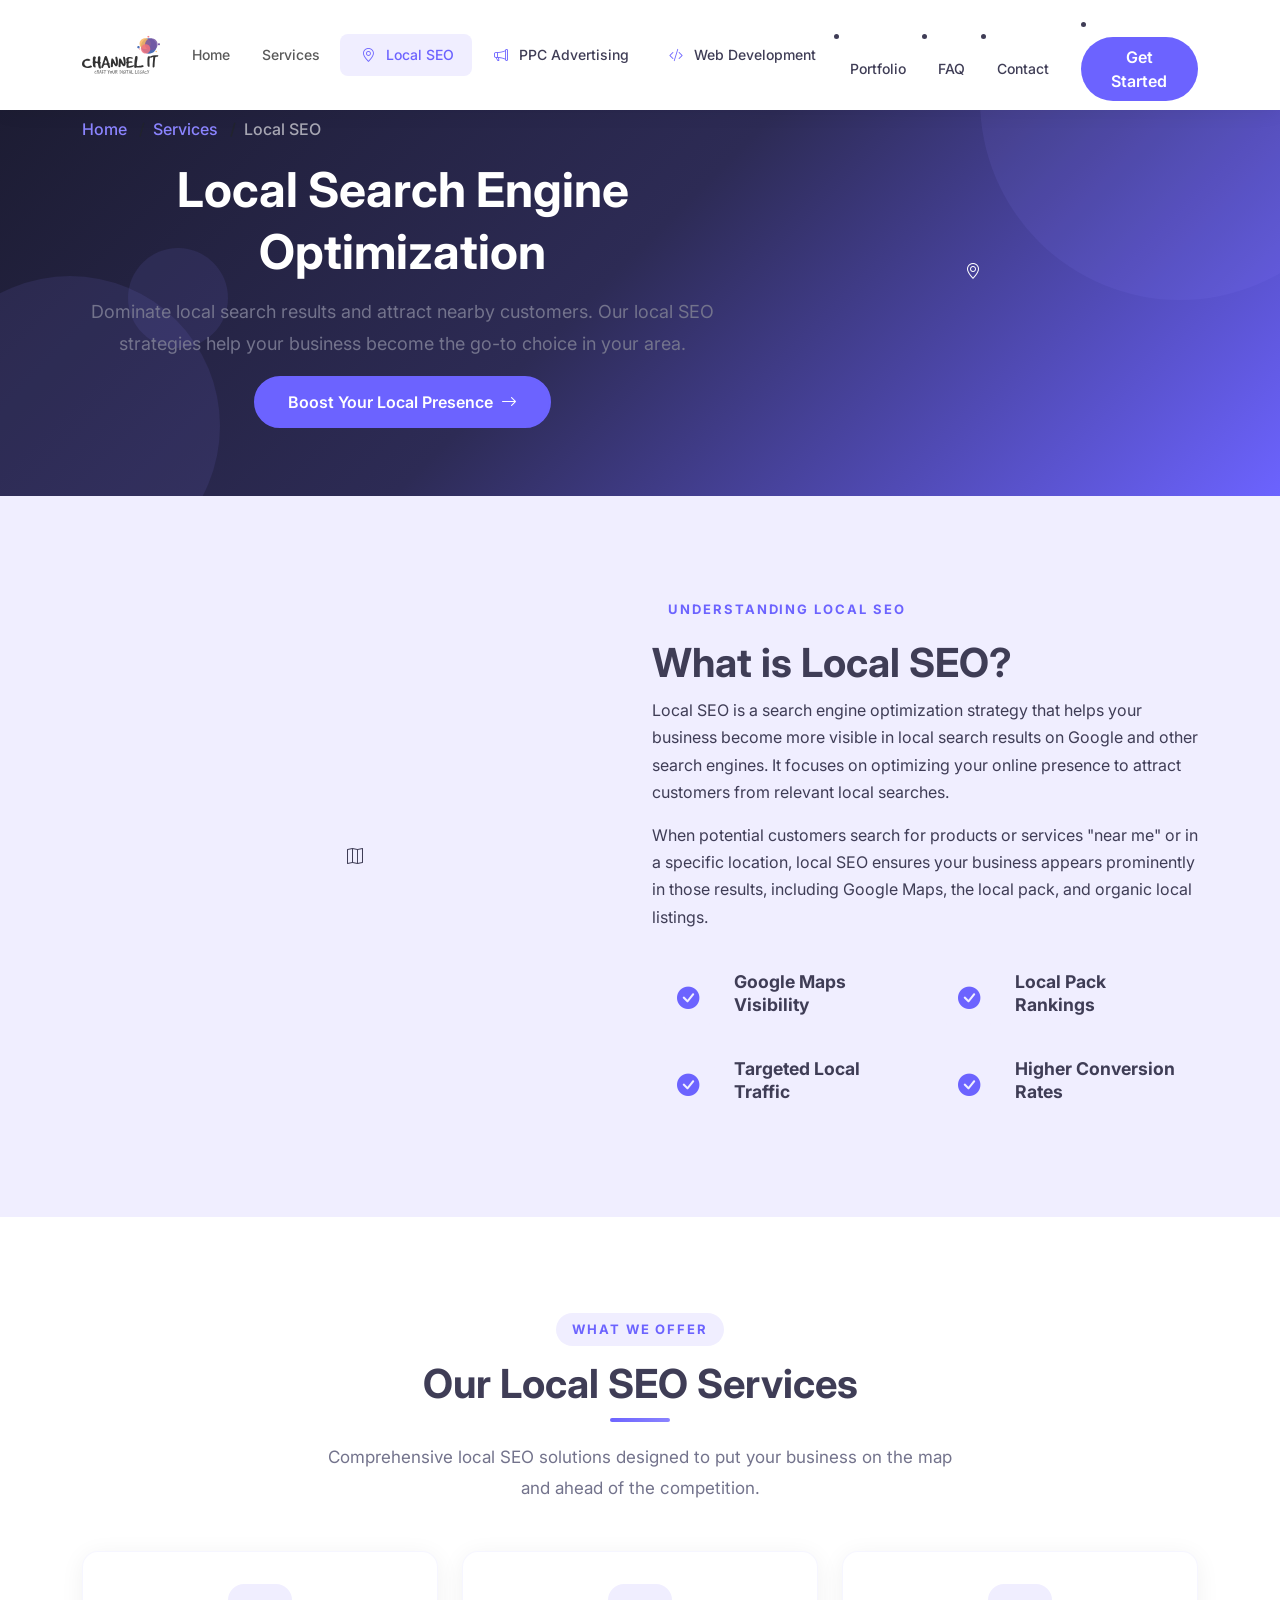
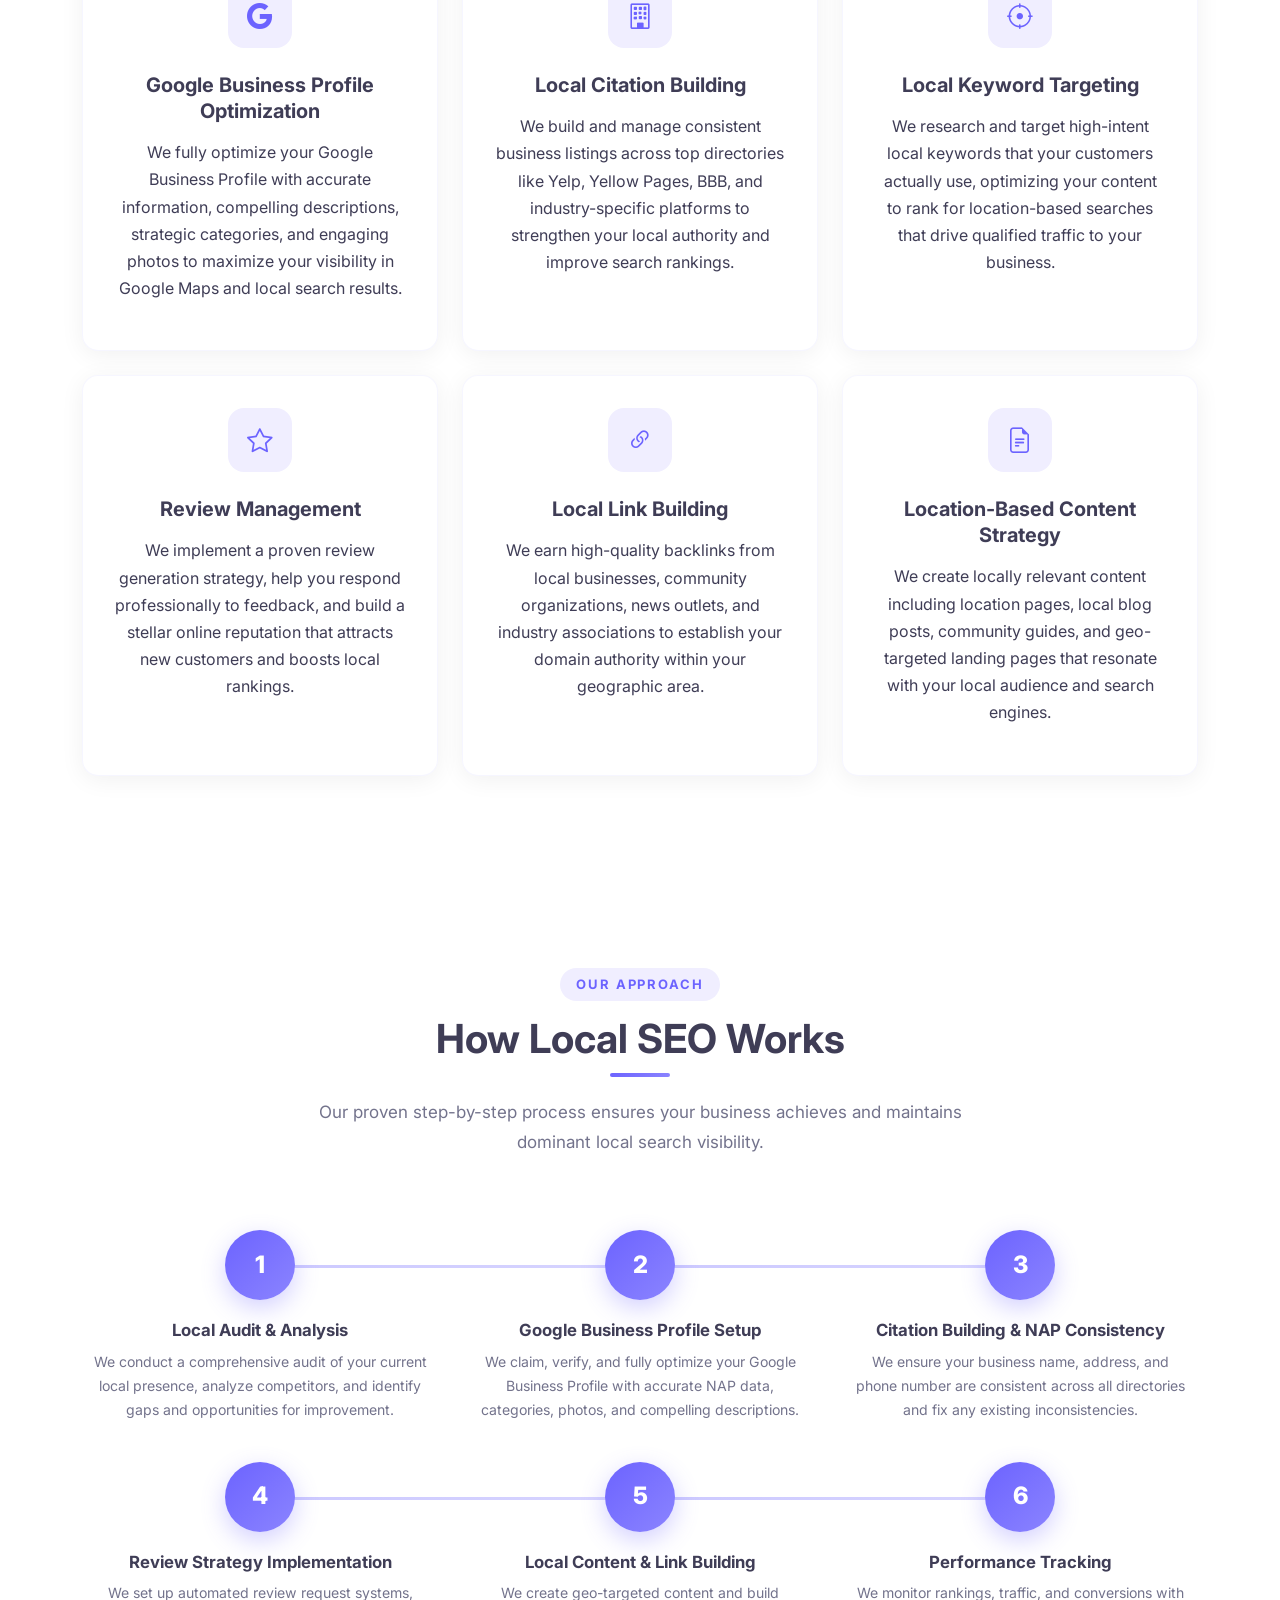
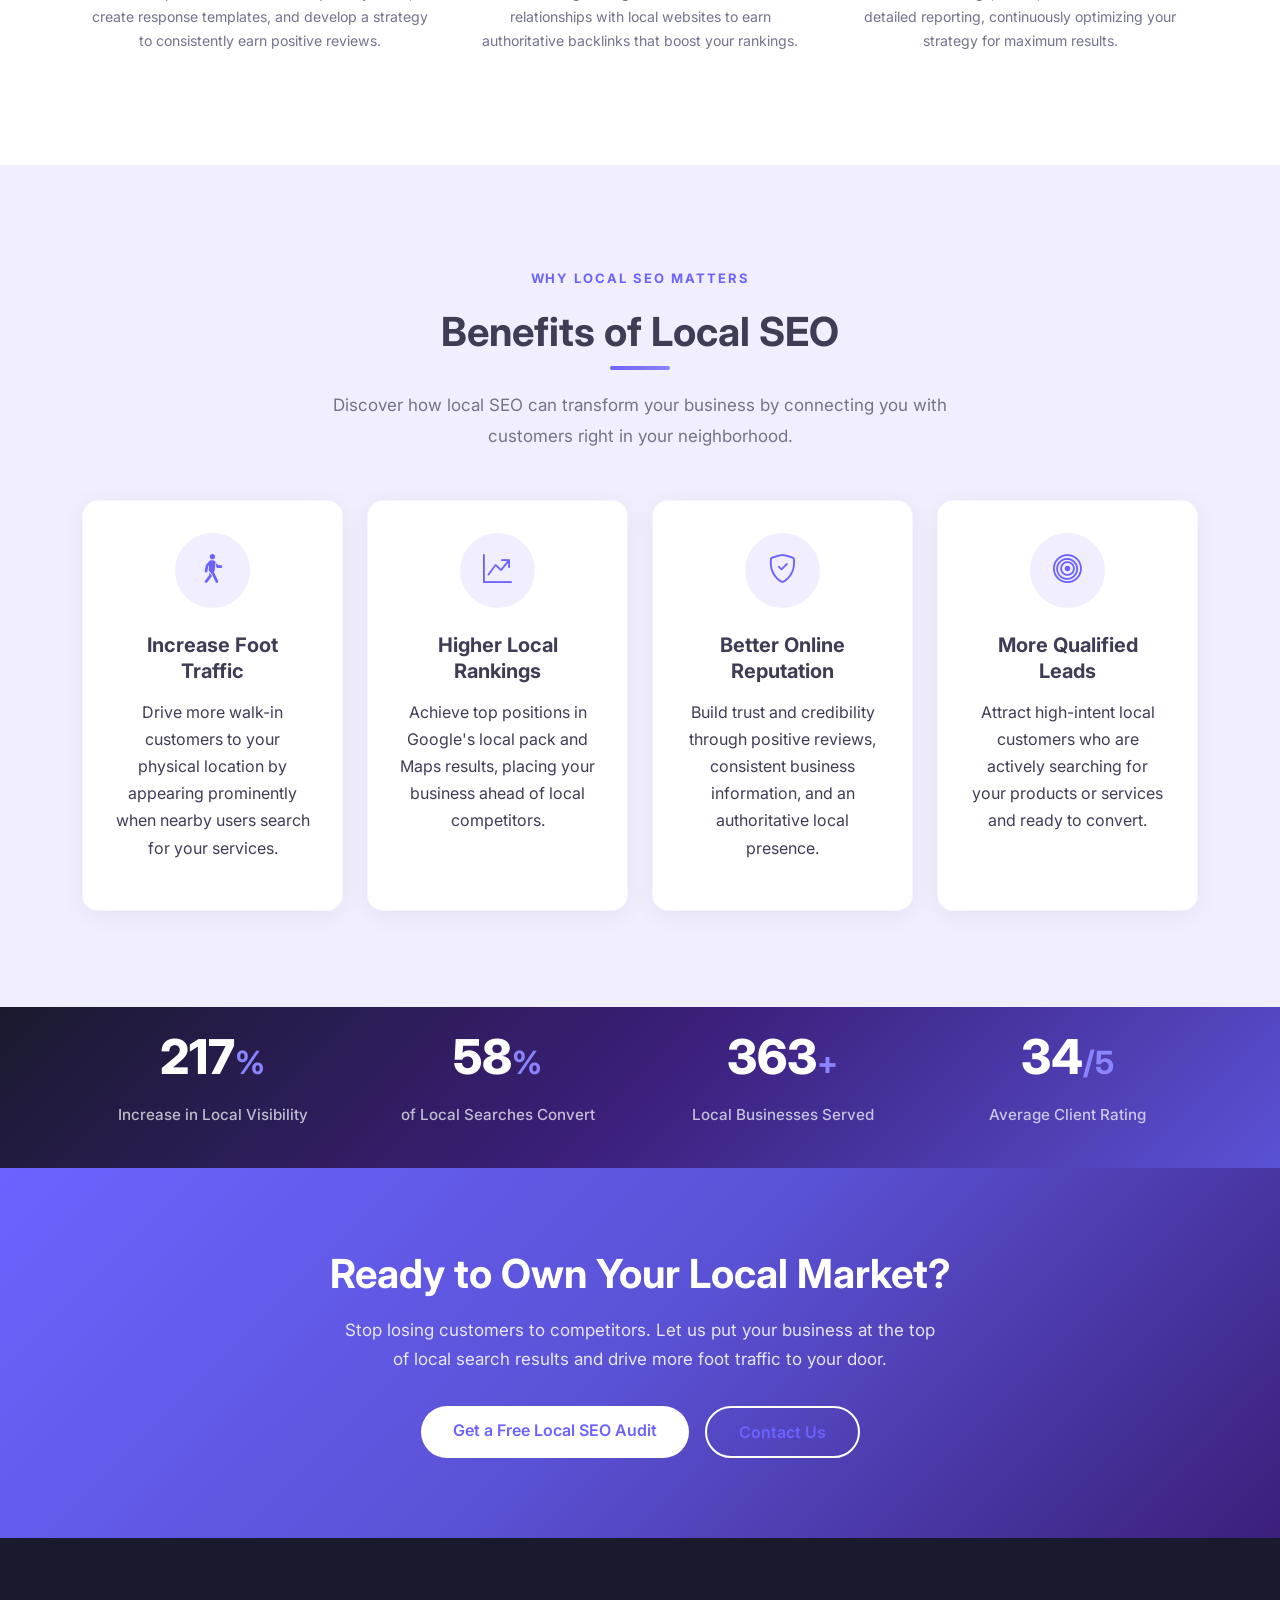
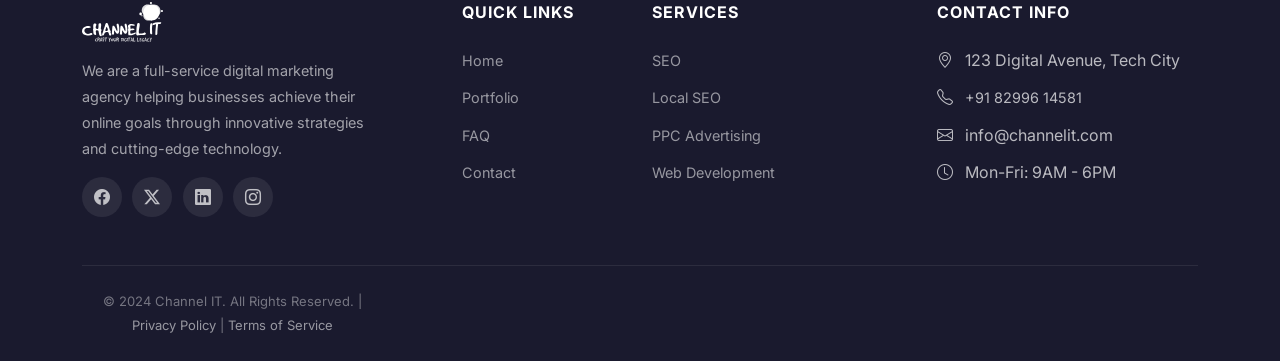
<file: local-seo.html>
<!DOCTYPE html>
<html lang="en">
<head>
  <meta charset="UTF-8">
  <meta name="viewport" content="width=device-width, initial-scale=1.0">

  <!-- ===== Primary SEO ===== -->
  <title>Local SEO Services India – Rank on Google Maps | Channel IT</title>
  <meta name="description" content="Dominate Google Maps &amp; local search results with Channel IT's proven Local SEO strategies. Outrank competitors in your city. Free local SEO audit available.">
  <meta name="robots" content="index, follow">
  <link rel="canonical" href="https://channelit.co.in/local-seo.html">

  <!-- ===== Favicon ===== -->
  <link rel="icon" type="image/svg+xml" href="images/channel it 1.svg">
  <link rel="apple-touch-icon" href="images/channel it 1.svg">

  <!-- ===== Open Graph ===== -->
  <meta property="og:type" content="website">
  <meta property="og:site_name" content="Channel IT">
  <meta property="og:locale" content="en_IN">
  <meta property="og:title" content="Local SEO Services India – Rank on Google Maps | Channel IT">
  <meta property="og:description" content="Dominate Google Maps &amp; local search results with Channel IT's proven Local SEO strategies. Outrank competitors in your city.">
  <meta property="og:url" content="https://channelit.co.in/local-seo.html">
  <meta property="og:image" content="https://channelit.co.in/images/og-image.png">
  <meta property="og:image:width" content="1200">
  <meta property="og:image:height" content="630">
  <meta property="og:image:alt" content="Local SEO Services India – Channel IT">

  <!-- ===== Twitter Card ===== -->
  <meta name="twitter:card" content="summary_large_image">
  <meta name="twitter:title" content="Local SEO Services India – Rank on Google Maps | Channel IT">
  <meta name="twitter:description" content="Dominate Google Maps &amp; local search results with Channel IT's proven Local SEO strategies. Outrank competitors in your city.">
  <meta name="twitter:image" content="https://channelit.co.in/images/og-image.png">

  <!-- ===== JSON-LD Structured Data ===== -->
  <script type="application/ld+json">
  {
    "@context": "https://schema.org",
    "@type": "Service",
    "serviceType": "Local Search Engine Optimisation",
    "name": "Local SEO Services – Channel IT",
    "description": "Channel IT provides Local SEO services to help businesses dominate Google Maps and local search results, attract nearby customers, and outrank local competitors.",
    "url": "https://channelit.co.in/local-seo.html",
    "provider": {
      "@type": "Organization",
      "@id": "https://channelit.co.in/#organization",
      "name": "Channel IT",
      "url": "https://channelit.co.in/"
    },
    "areaServed": {
      "@type": "Country",
      "name": "India"
    },
    "hasOfferCatalog": {
      "@type": "OfferCatalog",
      "name": "Local SEO Services",
      "itemListElement": [
        { "@type": "Offer", "itemOffered": { "@type": "Service", "name": "Google Business Profile Optimisation" } },
        { "@type": "Offer", "itemOffered": { "@type": "Service", "name": "Local Citation Building" } },
        { "@type": "Offer", "itemOffered": { "@type": "Service", "name": "Review Management" } },
        { "@type": "Offer", "itemOffered": { "@type": "Service", "name": "Local Keyword Research" } },
        { "@type": "Offer", "itemOffered": { "@type": "Service", "name": "NAP Consistency Management" } }
      ]
    },
    "breadcrumb": {
      "@type": "BreadcrumbList",
      "itemListElement": [
        { "@type": "ListItem", "position": 1, "name": "Home", "item": "https://channelit.co.in/" },
        { "@type": "ListItem", "position": 2, "name": "Services", "item": "https://channelit.co.in/#services" },
        { "@type": "ListItem", "position": 3, "name": "Local SEO", "item": "https://channelit.co.in/local-seo.html" }
      ]
    }
  }
  </script>

  <!-- ===== Fonts ===== -->
  <link rel="preconnect" href="https://fonts.googleapis.com">
  <link rel="preconnect" href="https://fonts.gstatic.com" crossorigin>
  <link href="https://fonts.googleapis.com/css2?family=Inter:wght@300;400;500;600;700;800&display=swap" rel="stylesheet">
  <link href="https://cdn.jsdelivr.net/npm/bootstrap@5.3.2/dist/css/bootstrap.min.css" rel="stylesheet">
  <link href="https://cdn.jsdelivr.net/npm/bootstrap-icons@1.11.1/font/bootstrap-icons.css" rel="stylesheet">
  <link href="https://unpkg.com/aos@2.3.1/dist/aos.css" rel="stylesheet">
  <link href="css/style.css" rel="stylesheet">
</head>
<body>

  <!-- Navbar -->
  <nav class="navbar navbar-expand-lg navbar-light navbar-solid fixed-top">
    <div class="container">
      <a class="navbar-brand" href="index.html"><img src="images/channel it 1.svg" alt="Channel IT"></a>
      <button class="navbar-toggler" type="button" data-bs-toggle="collapse" data-bs-target="#navbarNav">
        <span class="navbar-toggler-icon"></span>
      </button>
      <div class="collapse navbar-collapse" id="navbarNav">
        <ul class="navbar-nav ms-auto align-items-lg-center">
          <li class="nav-item"><a class="nav-link" href="index.html">Home</a></li>
          <li class="nav-item dropdown dropdown-mega">
            <a class="nav-link dropdown-toggle d-inline-flex align-items-center gap-1" href="#" id="servicesMegaDropdown" role="button" data-bs-toggle="dropdown" data-bs-display="static" aria-expanded="false">
              <span>Services</span>
              <i class="ti ti-chevron-down mega-chevron"></i>
            </a>
            <div class="dropdown-menu mega-menu-services" aria-labelledby="servicesMegaDropdown">
              <!-- Top Story Header -->
              <div class="mega-menu-header">
                <div class="d-flex flex-wrap align-items-center justify-content-between gap-3">
                  <div>
                    <div class="mega-story-pill mb-2">
                      <span class="mega-pill-dot"></span>
                      <span>IT consulting + digital marketing</span>
                    </div>
                    <h4 class="mega-story-title">
                      <span class="story-build">Build.</span>
                      <span class="story-automate">Automate.</span>
                      <span class="story-grow">Grow.</span>
                    </h4>
                    <p class="mega-story-sub">AI-powered software, smart automation, and marketing that gets you found.</p>
                  </div>
                  <div class="d-none d-md-flex align-items-center">
                    <a href="contact.html" class="btn-mega-cta">
                      <i class="ti ti-sparkles me-1"></i> Free Consultation
                    </a>
                  </div>
                </div>
              </div>

              <!-- 3 Pillars Grid with 4 boxed services each -->
              <div class="mega-menu-body">
                <div class="row g-3 g-lg-4">
                  <!-- Pillar 1: Build -->
                  <div class="col-lg-4 col-md-12 mega-pillar-col">
                    <div class="mega-pillar-header pillar-build">
                      <div class="mega-pillar-icon"><i class="ti ti-code"></i></div>
                      <div>
                        <h5 class="mega-pillar-title">Build <span class="mega-pillar-tagline">Software, web and apps</span></h5>
                      </div>
                    </div>
                    <div class="mega-cards-stack">
                      <a href="contact.html?service=crm" class="mega-service-box build-box">
                        <div class="mega-box-icon"><i class="ti ti-users"></i></div>
                        <div class="mega-box-content">
                          <span class="mega-box-title">CRM development</span>
                          <span class="mega-box-desc">Custom CRMs built around your sales flow</span>
                        </div>
                        <i class="ti ti-arrow-right mega-box-arrow"></i>
                      </a>
                      <a href="web-development.html" class="mega-service-box build-box">
                        <div class="mega-box-icon"><i class="ti ti-layout-dashboard"></i></div>
                        <div class="mega-box-content">
                          <span class="mega-box-title">Web application development</span>
                          <span class="mega-box-desc">Scalable web apps and SaaS products</span>
                        </div>
                        <i class="ti ti-arrow-right mega-box-arrow"></i>
                      </a>
                      <a href="web-development.html" class="mega-service-box build-box">
                        <div class="mega-box-icon"><i class="ti ti-world"></i></div>
                        <div class="mega-box-content">
                          <span class="mega-box-title">Website development</span>
                          <span class="mega-box-desc">Fast sites built to convert visitors</span>
                        </div>
                        <i class="ti ti-arrow-right mega-box-arrow"></i>
                      </a>
                      <a href="contact.html?service=mobile" class="mega-service-box build-box">
                        <div class="mega-box-icon"><i class="ti ti-device-mobile"></i></div>
                        <div class="mega-box-content">
                          <span class="mega-box-title">Android and iOS development</span>
                          <span class="mega-box-desc">Native and cross-platform apps</span>
                        </div>
                        <i class="ti ti-arrow-right mega-box-arrow"></i>
                      </a>
                    </div>
                  </div>

                  <!-- Pillar 2: Automate -->
                  <div class="col-lg-4 col-md-12 mega-pillar-col">
                    <div class="mega-pillar-header pillar-automate">
                      <div class="mega-pillar-icon"><i class="ti ti-bolt"></i></div>
                      <div>
                        <h5 class="mega-pillar-title">Automate <span class="mega-pillar-tagline">AI and workflow automation</span></h5>
                      </div>
                    </div>
                    <div class="mega-cards-stack">
                      <a href="contact.html?service=ai-solutions" class="mega-service-box automate-box">
                        <div class="mega-box-icon"><i class="ti ti-brain"></i></div>
                        <div class="mega-box-content">
                          <span class="mega-box-title">AI solutions development</span>
                          <span class="mega-box-desc">Copilots and custom AI that cut manual work</span>
                        </div>
                        <i class="ti ti-arrow-right mega-box-arrow"></i>
                      </a>
                      <a href="contact.html?service=mlops" class="mega-service-box automate-box">
                        <div class="mega-box-icon"><i class="ti ti-refresh"></i></div>
                        <div class="mega-box-content">
                          <span class="mega-box-title">MLOps</span>
                          <span class="mega-box-desc">Deploy and monitor ML models</span>
                        </div>
                        <i class="ti ti-arrow-right mega-box-arrow"></i>
                      </a>
                      <a href="contact.html?service=chatbots" class="mega-service-box automate-box">
                        <div class="mega-box-icon"><i class="ti ti-message-chatbot"></i></div>
                        <div class="mega-box-content">
                          <span class="mega-box-title">AI chatbots and WhatsApp automation</span>
                          <span class="mega-box-desc">Answer and qualify leads 24/7</span>
                        </div>
                        <i class="ti ti-arrow-right mega-box-arrow"></i>
                      </a>
                      <a href="contact.html?service=workflow" class="mega-service-box automate-box">
                        <div class="mega-box-icon"><i class="ti ti-route"></i></div>
                        <div class="mega-box-content">
                          <span class="mega-box-title">Workflow and process automation</span>
                          <span class="mega-box-desc">Connect your tools, remove repeat tasks</span>
                        </div>
                        <i class="ti ti-arrow-right mega-box-arrow"></i>
                      </a>
                    </div>
                  </div>

                  <!-- Pillar 3: Grow -->
                  <div class="col-lg-4 col-md-12 mega-pillar-col">
                    <div class="mega-pillar-header pillar-grow">
                      <div class="mega-pillar-icon"><i class="ti ti-trending-up"></i></div>
                      <div>
                        <h5 class="mega-pillar-title">Grow <span class="mega-pillar-tagline">Marketing and creative</span></h5>
                      </div>
                    </div>
                    <div class="mega-cards-stack">
                      <a href="ppc.html" class="mega-service-box grow-box">
                        <div class="mega-box-icon"><i class="ti ti-target-arrow"></i></div>
                        <div class="mega-box-content">
                          <span class="mega-box-title">Meta and Google ads</span>
                          <span class="mega-box-desc">Performance campaigns focused on ROI</span>
                        </div>
                        <i class="ti ti-arrow-right mega-box-arrow"></i>
                      </a>
                      <a href="seo.html" class="mega-service-box grow-box">
                        <div class="mega-box-icon"><i class="ti ti-search"></i></div>
                        <div class="mega-box-content">
                          <span class="mega-box-title">SEO, AEO and GEO</span>
                          <span class="mega-box-desc">Rank on Google, get cited by AI</span>
                        </div>
                        <i class="ti ti-arrow-right mega-box-arrow"></i>
                      </a>
                      <a href="contact.html?service=video" class="mega-service-box grow-box">
                        <div class="mega-box-icon"><i class="ti ti-video"></i></div>
                        <div class="mega-box-content">
                          <span class="mega-box-title">AI video production</span>
                          <span class="mega-box-desc">Ads and explainers in days</span>
                        </div>
                        <i class="ti ti-arrow-right mega-box-arrow"></i>
                      </a>
                      <a href="contact.html?service=animation" class="mega-service-box grow-box">
                        <div class="mega-box-icon"><i class="ti ti-3d-cube-sphere"></i></div>
                        <div class="mega-box-content">
                          <span class="mega-box-title">2D and 3D animation</span>
                          <span class="mega-box-desc">Product demos and brand motion</span>
                        </div>
                        <i class="ti ti-arrow-right mega-box-arrow"></i>
                      </a>
                    </div>
                  </div>
                </div>
              </div>

              <!-- Mega Footer -->
              <div class="mega-menu-footer">
                <div class="d-flex flex-wrap align-items-center justify-content-between gap-3">
                  <div class="d-flex align-items-center gap-2">
                    <span class="badge bg-white text-dark border px-2 py-1"><i class="ti ti-sparkles text-primary me-1"></i> Full Ecosystem</span>
                    <span class="text-muted small">From modern code to autonomous workflows and scaled revenue.</span>
                  </div>
                  <div class="d-flex align-items-center gap-3">
                    <a href="index.html#services" class="mega-footer-link">
                      View full services overview <i class="ti ti-arrow-right ms-1"></i>
                    </a>
                  </div>
                </div>
              </div>
            </div>
          </li>
              <li><a class="dropdown-item active" href="local-seo.html"><i class="bi bi-geo-alt me-2 text-primary"></i>Local SEO</a></li>
              <li><a class="dropdown-item" href="ppc.html"><i class="bi bi-megaphone me-2 text-primary"></i>PPC Advertising</a></li>
              <li><a class="dropdown-item" href="web-development.html"><i class="bi bi-code-slash me-2 text-primary"></i>Web Development</a></li>
            </ul>
          </li>
          <li class="nav-item"><a class="nav-link" href="portfolio.html">Portfolio</a></li>
          <li class="nav-item"><a class="nav-link" href="faq.html">FAQ</a></li>
          <li class="nav-item"><a class="nav-link" href="contact.html">Contact</a></li>
          <li class="nav-item ms-lg-3"><a class="btn btn-get-started" href="contact.html">Get Started</a></li>
        </ul>
      </div>
    </div>
  </nav>

  <!-- Hero Section -->
  <section class="hero-section hero-inner">
    <div class="hero-shapes">
      <div class="shape shape-1"></div>
      <div class="shape shape-2"></div>
      <div class="shape shape-3"></div>
    </div>
    <div class="container">
      <div class="row align-items-center">
        <div class="col-lg-7" data-aos="fade-right">
          <nav aria-label="breadcrumb">
            <ol class="breadcrumb breadcrumb-custom">
              <li class="breadcrumb-item"><a href="index.html">Home</a></li>
              <li class="breadcrumb-item"><a href="index.html#services">Services</a></li>
              <li class="breadcrumb-item active" aria-current="page">Local SEO</li>
            </ol>
          </nav>
          <h1>Local Search Engine <span>Optimization</span></h1>
          <p class="lead">Dominate local search results and attract nearby customers. Our local SEO strategies help your business become the go-to choice in your area.</p>
          <a href="contact.html" class="btn btn-primary-custom">Boost Your Local Presence <i class="bi bi-arrow-right"></i></a>
        </div>
        <div class="col-lg-5 text-center d-none d-lg-block" data-aos="fade-left">
          <div class="hero-illustration mx-auto" style="height:320px;">
            <i class="bi bi-geo-alt" style="position:relative;z-index:1;"></i>
          </div>
        </div>
      </div>
    </div>
  </section>

  <!-- What is Local SEO -->
  <section class="section-padding bg-light-purple" id="what-is-local-seo">
    <div class="container">
      <div class="row align-items-center">
        <div class="col-lg-6 mb-4 mb-lg-0" data-aos="fade-right">
          <div class="hero-illustration mx-auto" style="height:350px;">
            <i class="bi bi-map" style="position:relative;z-index:1;"></i>
          </div>
        </div>
        <div class="col-lg-6" data-aos="fade-left">
          <p class="section-label">Understanding Local SEO</p>
          <h2 class="section-title text-start">What is Local SEO?</h2>
          <p>Local SEO is a search engine optimization strategy that helps your business become more visible in local search results on Google and other search engines. It focuses on optimizing your online presence to attract customers from relevant local searches.</p>
          <p>When potential customers search for products or services "near me" or in a specific location, local SEO ensures your business appears prominently in those results, including Google Maps, the local pack, and organic local listings.</p>
          <div class="row g-3 mt-2">
            <div class="col-sm-6">
              <div class="feature-box mb-0">
                <div class="feature-icon"><i class="bi bi-check-circle-fill"></i></div>
                <div><h5 class="mb-0">Google Maps Visibility</h5></div>
              </div>
            </div>
            <div class="col-sm-6">
              <div class="feature-box mb-0">
                <div class="feature-icon"><i class="bi bi-check-circle-fill"></i></div>
                <div><h5 class="mb-0">Local Pack Rankings</h5></div>
              </div>
            </div>
            <div class="col-sm-6">
              <div class="feature-box mb-0">
                <div class="feature-icon"><i class="bi bi-check-circle-fill"></i></div>
                <div><h5 class="mb-0">Targeted Local Traffic</h5></div>
              </div>
            </div>
            <div class="col-sm-6">
              <div class="feature-box mb-0">
                <div class="feature-icon"><i class="bi bi-check-circle-fill"></i></div>
                <div><h5 class="mb-0">Higher Conversion Rates</h5></div>
              </div>
            </div>
          </div>
        </div>
      </div>
    </div>
  </section>

  <!-- Our Local SEO Services -->
  <section class="section-padding" id="local-seo-services">
    <div class="container">
      <div class="text-center mb-5" data-aos="fade-up">
        <span class="section-label">What We Offer</span>
        <h2 class="section-title">Our Local SEO Services</h2>
        <div class="title-underline"></div>
        <p class="section-subtitle mx-auto">Comprehensive local SEO solutions designed to put your business on the map and ahead of the competition.</p>
      </div>
      <div class="row g-4">
        <div class="col-lg-4 col-md-6" data-aos="fade-up">
          <div class="service-card">
            <div class="icon-box"><i class="bi bi-google"></i></div>
            <h5>Google Business Profile Optimization</h5>
            <p>We fully optimize your Google Business Profile with accurate information, compelling descriptions, strategic categories, and engaging photos to maximize your visibility in Google Maps and local search results.</p>
          </div>
        </div>
        <div class="col-lg-4 col-md-6" data-aos="fade-up" data-aos-delay="100">
          <div class="service-card">
            <div class="icon-box"><i class="bi bi-building"></i></div>
            <h5>Local Citation Building</h5>
            <p>We build and manage consistent business listings across top directories like Yelp, Yellow Pages, BBB, and industry-specific platforms to strengthen your local authority and improve search rankings.</p>
          </div>
        </div>
        <div class="col-lg-4 col-md-6" data-aos="fade-up" data-aos-delay="200">
          <div class="service-card">
            <div class="icon-box"><i class="bi bi-crosshair"></i></div>
            <h5>Local Keyword Targeting</h5>
            <p>We research and target high-intent local keywords that your customers actually use, optimizing your content to rank for location-based searches that drive qualified traffic to your business.</p>
          </div>
        </div>
        <div class="col-lg-4 col-md-6" data-aos="fade-up" data-aos-delay="300">
          <div class="service-card">
            <div class="icon-box"><i class="bi bi-star"></i></div>
            <h5>Review Management</h5>
            <p>We implement a proven review generation strategy, help you respond professionally to feedback, and build a stellar online reputation that attracts new customers and boosts local rankings.</p>
          </div>
        </div>
        <div class="col-lg-4 col-md-6" data-aos="fade-up" data-aos-delay="400">
          <div class="service-card">
            <div class="icon-box"><i class="bi bi-link-45deg"></i></div>
            <h5>Local Link Building</h5>
            <p>We earn high-quality backlinks from local businesses, community organizations, news outlets, and industry associations to establish your domain authority within your geographic area.</p>
          </div>
        </div>
        <div class="col-lg-4 col-md-6" data-aos="fade-up" data-aos-delay="500">
          <div class="service-card">
            <div class="icon-box"><i class="bi bi-file-earmark-text"></i></div>
            <h5>Location-Based Content Strategy</h5>
            <p>We create locally relevant content including location pages, local blog posts, community guides, and geo-targeted landing pages that resonate with your local audience and search engines.</p>
          </div>
        </div>
      </div>
    </div>
  </section>

  <!-- How Local SEO Works - Process Timeline -->
  <section class="section-padding process-section" id="local-seo-process">
    <div class="container">
      <div class="text-center mb-5" data-aos="fade-up">
        <span class="section-label">Our Approach</span>
        <h2 class="section-title">How Local SEO Works</h2>
        <div class="title-underline"></div>
        <p class="section-subtitle mx-auto">Our proven step-by-step process ensures your business achieves and maintains dominant local search visibility.</p>
      </div>
      <div class="row g-4 mt-3">
        <!-- Step 1 -->
        <div class="col-lg-4 col-md-6 col-12" data-aos="fade-up">
          <div class="process-step text-center">
            <div class="process-number"><span>1</span></div>
            <div class="process-connector d-none d-lg-block"></div>
            <h5>Local Audit &amp; Analysis</h5>
            <p>We conduct a comprehensive audit of your current local presence, analyze competitors, and identify gaps and opportunities for improvement.</p>
          </div>
        </div>
        <!-- Step 2 -->
        <div class="col-lg-4 col-md-6 col-12" data-aos="fade-up" data-aos-delay="100">
          <div class="process-step text-center">
            <div class="process-number"><span>2</span></div>
            <div class="process-connector d-none d-lg-block"></div>
            <h5>Google Business Profile Setup</h5>
            <p>We claim, verify, and fully optimize your Google Business Profile with accurate NAP data, categories, photos, and compelling descriptions.</p>
          </div>
        </div>
        <!-- Step 3 -->
        <div class="col-lg-4 col-md-6 col-12" data-aos="fade-up" data-aos-delay="200">
          <div class="process-step text-center">
            <div class="process-number"><span>3</span></div>
            <h5>Citation Building &amp; NAP Consistency</h5>
            <p>We ensure your business name, address, and phone number are consistent across all directories and fix any existing inconsistencies.</p>
          </div>
        </div>
        <!-- Step 4 -->
        <div class="col-lg-4 col-md-6 col-12" data-aos="fade-up" data-aos-delay="300">
          <div class="process-step text-center">
            <div class="process-number"><span>4</span></div>
            <div class="process-connector d-none d-lg-block"></div>
            <h5>Review Strategy Implementation</h5>
            <p>We set up automated review request systems, create response templates, and develop a strategy to consistently earn positive reviews.</p>
          </div>
        </div>
        <!-- Step 5 -->
        <div class="col-lg-4 col-md-6 col-12" data-aos="fade-up" data-aos-delay="400">
          <div class="process-step text-center">
            <div class="process-number"><span>5</span></div>
            <div class="process-connector d-none d-lg-block"></div>
            <h5>Local Content &amp; Link Building</h5>
            <p>We create geo-targeted content and build relationships with local websites to earn authoritative backlinks that boost your rankings.</p>
          </div>
        </div>
        <!-- Step 6 -->
        <div class="col-lg-4 col-md-6 col-12" data-aos="fade-up" data-aos-delay="500">
          <div class="process-step text-center">
            <div class="process-number"><span>6</span></div>
            <h5>Performance Tracking</h5>
            <p>We monitor rankings, traffic, and conversions with detailed reporting, continuously optimizing your strategy for maximum results.</p>
          </div>
        </div>
      </div>
    </div>
  </section>

  <!-- Benefits of Local SEO -->
  <section class="section-padding bg-light-purple" id="benefits">
    <div class="container">
      <div class="text-center mb-5" data-aos="fade-up">
        <span class="section-label">Why Local SEO Matters</span>
        <h2 class="section-title">Benefits of Local SEO</h2>
        <div class="title-underline"></div>
        <p class="section-subtitle mx-auto">Discover how local SEO can transform your business by connecting you with customers right in your neighborhood.</p>
      </div>
      <div class="row g-4">
        <div class="col-lg-3 col-md-6" data-aos="fade-up">
          <div class="service-card text-center">
            <div class="icon-box mx-auto" style="width:75px;height:75px;border-radius:50%;font-size:1.8rem;">
              <i class="bi bi-person-walking"></i>
            </div>
            <h5>Increase Foot Traffic</h5>
            <p>Drive more walk-in customers to your physical location by appearing prominently when nearby users search for your services.</p>
          </div>
        </div>
        <div class="col-lg-3 col-md-6" data-aos="fade-up" data-aos-delay="100">
          <div class="service-card text-center">
            <div class="icon-box mx-auto" style="width:75px;height:75px;border-radius:50%;font-size:1.8rem;">
              <i class="bi bi-graph-up-arrow"></i>
            </div>
            <h5>Higher Local Rankings</h5>
            <p>Achieve top positions in Google's local pack and Maps results, placing your business ahead of local competitors.</p>
          </div>
        </div>
        <div class="col-lg-3 col-md-6" data-aos="fade-up" data-aos-delay="200">
          <div class="service-card text-center">
            <div class="icon-box mx-auto" style="width:75px;height:75px;border-radius:50%;font-size:1.8rem;">
              <i class="bi bi-shield-check"></i>
            </div>
            <h5>Better Online Reputation</h5>
            <p>Build trust and credibility through positive reviews, consistent business information, and an authoritative local presence.</p>
          </div>
        </div>
        <div class="col-lg-3 col-md-6" data-aos="fade-up" data-aos-delay="300">
          <div class="service-card text-center">
            <div class="icon-box mx-auto" style="width:75px;height:75px;border-radius:50%;font-size:1.8rem;">
              <i class="bi bi-bullseye"></i>
            </div>
            <h5>More Qualified Leads</h5>
            <p>Attract high-intent local customers who are actively searching for your products or services and ready to convert.</p>
          </div>
        </div>
      </div>
    </div>
  </section>

  <!-- Stats Section -->
  <section class="stats-section">
    <div class="container">
      <div class="row">
        <div class="col-lg-3 col-md-6" data-aos="fade-up">
          <div class="stat-item">
            <span class="counter" data-target="300">0</span><span class="stat-suffix">%</span>
            <p class="stat-label">Increase in Local Visibility</p>
          </div>
        </div>
        <div class="col-lg-3 col-md-6" data-aos="fade-up" data-aos-delay="100">
          <div class="stat-item">
            <span class="counter" data-target="80">0</span><span class="stat-suffix">%</span>
            <p class="stat-label">of Local Searches Convert</p>
          </div>
        </div>
        <div class="col-lg-3 col-md-6" data-aos="fade-up" data-aos-delay="200">
          <div class="stat-item">
            <span class="counter" data-target="500">0</span><span class="stat-suffix">+</span>
            <p class="stat-label">Local Businesses Served</p>
          </div>
        </div>
        <div class="col-lg-3 col-md-6" data-aos="fade-up" data-aos-delay="300">
          <div class="stat-item">
            <span class="counter" data-target="48">0</span><span class="stat-suffix">/5</span>
            <p class="stat-label">Average Client Rating</p>
          </div>
        </div>
      </div>
    </div>
  </section>

  <!-- CTA Section -->
  <section class="cta-section">
    <div class="container" data-aos="zoom-in">
      <h2>Ready to Own Your Local Market?</h2>
      <p>Stop losing customers to competitors. Let us put your business at the top of local search results and drive more foot traffic to your door.</p>
      <div class="d-flex gap-3 justify-content-center flex-wrap">
        <a href="contact.html" class="btn btn-white">Get a Free Local SEO Audit</a>
        <a href="contact.html" class="btn btn-outline-custom" style="border-color:#fff;color:#fff;">Contact Us</a>
      </div>
    </div>
  </section>

  <!-- Footer -->
  <footer class="footer">
    <div class="container">
      <div class="row g-4">
        <div class="col-lg-4 col-md-6">
          <h5 class="mb-3"><a href="index.html"><img src="images/channel it 1.svg" alt="Channel IT" class="footer-logo-img"></a></h5>
          <p>We are a full-service digital marketing agency helping businesses achieve their online goals through innovative strategies and cutting-edge technology.</p>
          <div class="social-links mt-3">
            <a href="#"><i class="bi bi-facebook"></i></a>
            <a href="#"><i class="bi bi-twitter-x"></i></a>
            <a href="#"><i class="bi bi-linkedin"></i></a>
            <a href="#"><i class="bi bi-instagram"></i></a>
          </div>
        </div>
        <div class="col-lg-2 col-md-6">
          <h5>Quick Links</h5>
          <ul>
            <li><a href="index.html">Home</a></li>
            <li><a href="portfolio.html">Portfolio</a></li>
            <li><a href="faq.html">FAQ</a></li>
            <li><a href="contact.html">Contact</a></li>
          </ul>
        </div>
        <div class="col-lg-3 col-md-6">
          <h5>Services</h5>
          <ul>
            <li><a href="seo.html">SEO</a></li>
            <li><a href="local-seo.html">Local SEO</a></li>
            <li><a href="ppc.html">PPC Advertising</a></li>
            <li><a href="web-development.html">Web Development</a></li>
          </ul>
        </div>
        <div class="col-lg-3 col-md-6">
          <h5>Contact Info</h5>
          <ul>
            <li><i class="bi bi-geo-alt me-2"></i> 123 Digital Avenue, Tech City</li>
            <li><i class="bi bi-telephone me-2"></i> <a href="tel:+918299614581" style="color:inherit;text-decoration:none;">+91 82996 14581</a></li>
            <li><i class="bi bi-envelope me-2"></i> info@channelit.com</li>
            <li><i class="bi bi-clock me-2"></i> Mon-Fri: 9AM - 6PM</li>
          </ul>
        </div>
      </div>
      <div class="footer-bottom text-center">
        <p>&copy; 2024 Channel IT. All Rights Reserved. | <a href="#">Privacy Policy</a> | <a href="#">Terms of Service</a></p>
      </div>
    </div>
  </footer>

  <!-- Back to Top -->
  <button class="back-to-top"><i class="bi bi-chevron-up"></i></button>

  <script src="https://cdn.jsdelivr.net/npm/bootstrap@5.3.2/dist/js/bootstrap.bundle.min.js"></script>
  <script src="https://unpkg.com/aos@2.3.1/dist/aos.js"></script>
  <script src="js/main.js"></script>
</body>
</html>
</file>
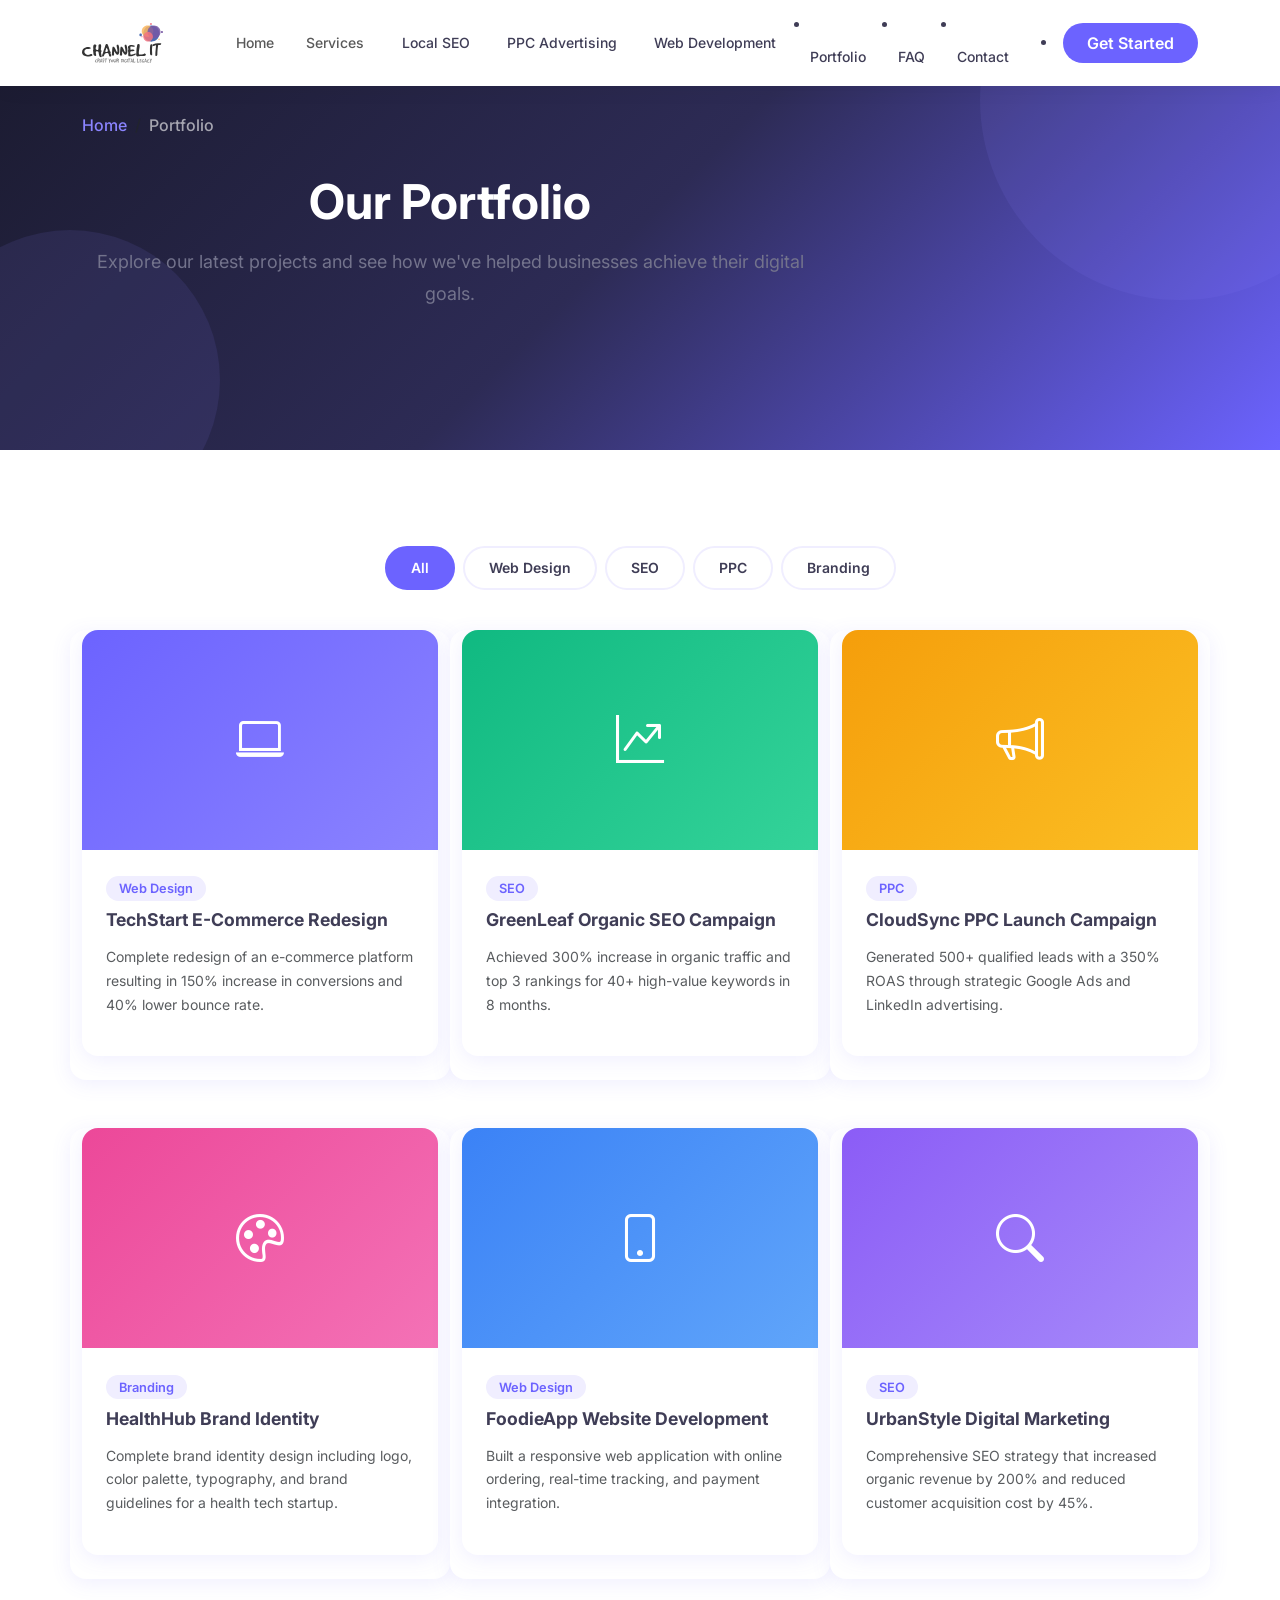
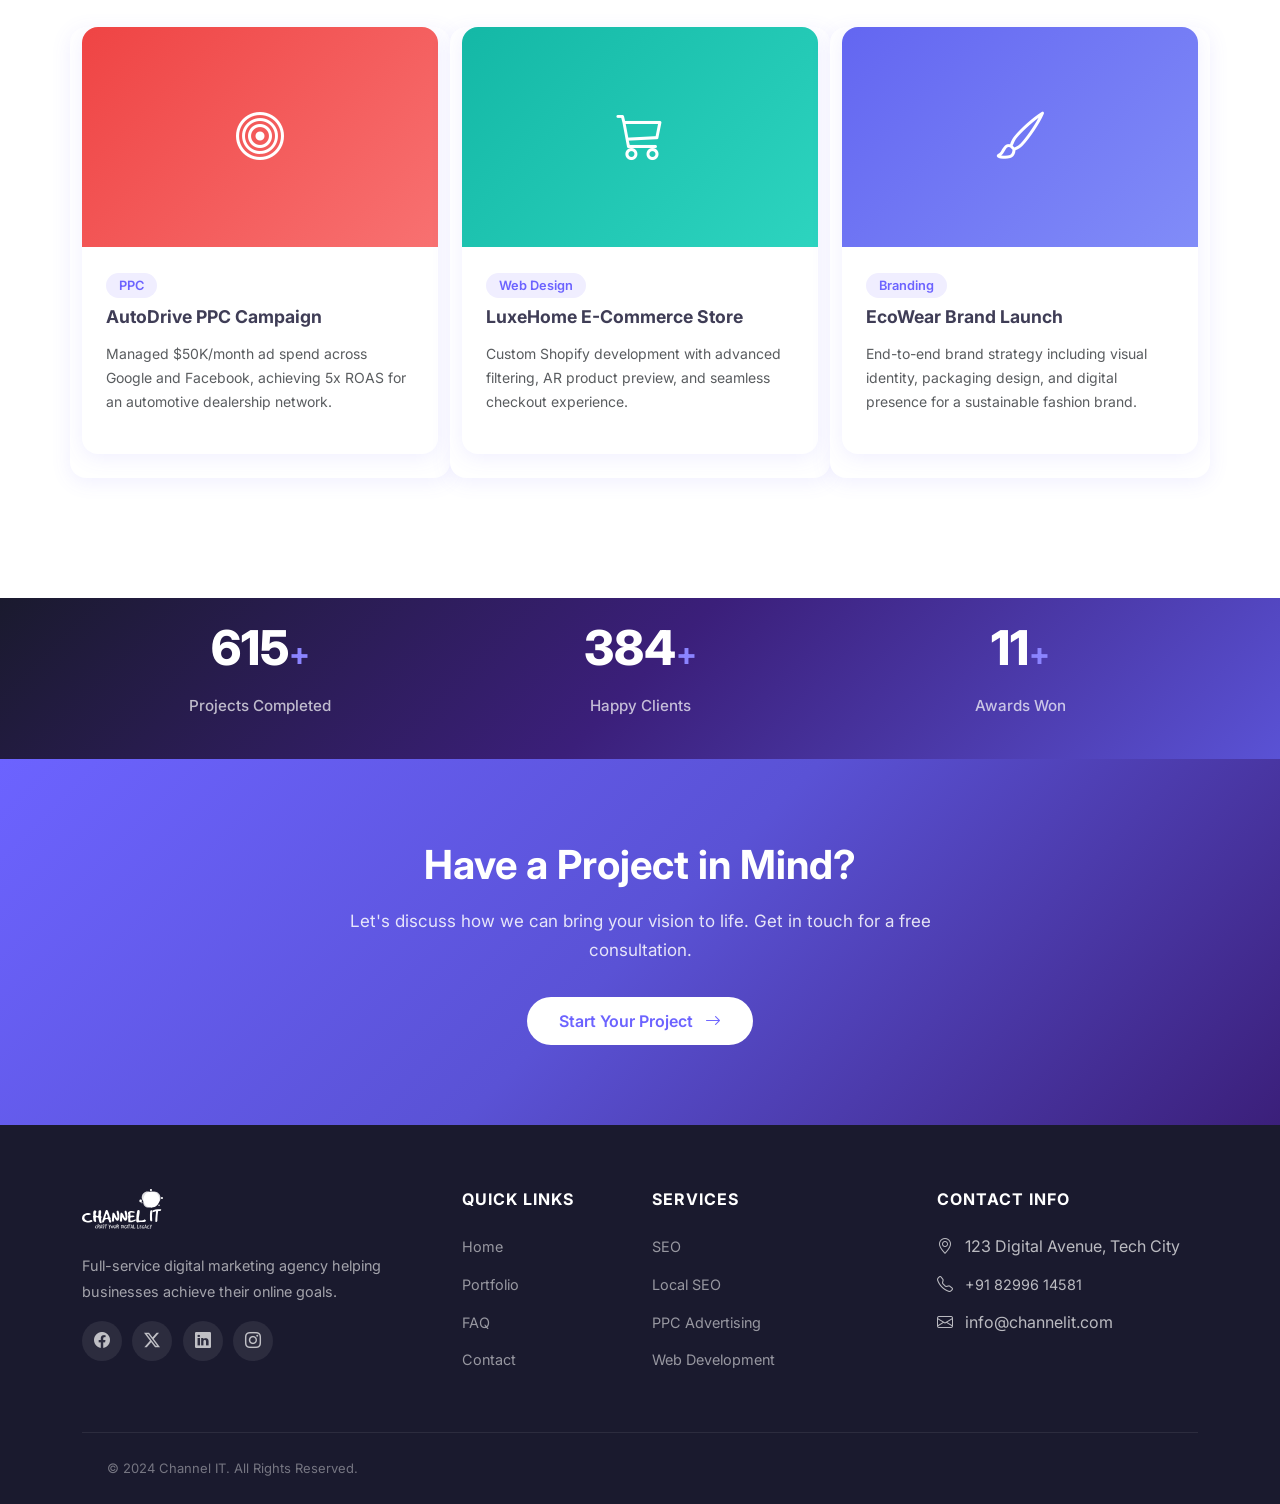
<file: portfolio.html>
<!DOCTYPE html>
<html lang="en">
<head>
  <meta charset="UTF-8">
  <meta name="viewport" content="width=device-width, initial-scale=1.0">

  <!-- ===== Primary SEO ===== -->
  <title>Portfolio – Digital Marketing &amp; Web Development Case Studies | Channel IT</title>
  <meta name="description" content="See real results from Channel IT's SEO, PPC, and web development projects. Browse our portfolio of successful digital marketing campaigns and client case studies.">
  <meta name="robots" content="index, follow">
  <link rel="canonical" href="https://channelit.co.in/portfolio.html">

  <!-- ===== Favicon ===== -->
  <link rel="icon" type="image/svg+xml" href="images/channel it 1.svg">
  <link rel="apple-touch-icon" href="images/channel it 1.svg">

  <!-- ===== Open Graph ===== -->
  <meta property="og:type" content="website">
  <meta property="og:site_name" content="Channel IT">
  <meta property="og:locale" content="en_IN">
  <meta property="og:title" content="Portfolio – Digital Marketing &amp; Web Development Case Studies | Channel IT">
  <meta property="og:description" content="See real results from Channel IT's SEO, PPC, and web development projects. Browse our portfolio of successful digital marketing campaigns.">
  <meta property="og:url" content="https://channelit.co.in/portfolio.html">
  <meta property="og:image" content="https://channelit.co.in/images/og-image.png">
  <meta property="og:image:width" content="1200">
  <meta property="og:image:height" content="630">
  <meta property="og:image:alt" content="Channel IT Portfolio – Digital Marketing Case Studies">

  <!-- ===== Twitter Card ===== -->
  <meta name="twitter:card" content="summary_large_image">
  <meta name="twitter:title" content="Portfolio – Digital Marketing &amp; Web Development Case Studies | Channel IT">
  <meta name="twitter:description" content="See real results from Channel IT's SEO, PPC, and web development projects. Browse our portfolio of successful campaigns.">
  <meta name="twitter:image" content="https://channelit.co.in/images/og-image.png">

  <!-- ===== JSON-LD Structured Data ===== -->
  <script type="application/ld+json">
  {
    "@context": "https://schema.org",
    "@type": "CollectionPage",
    "name": "Channel IT Portfolio – Digital Marketing Case Studies",
    "url": "https://channelit.co.in/portfolio.html",
    "description": "Browse Channel IT's portfolio of successful digital marketing projects including SEO campaigns, PPC advertising, and web development case studies.",
    "publisher": {
      "@type": "Organization",
      "@id": "https://channelit.co.in/#organization",
      "name": "Channel IT"
    },
    "breadcrumb": {
      "@type": "BreadcrumbList",
      "itemListElement": [
        { "@type": "ListItem", "position": 1, "name": "Home", "item": "https://channelit.co.in/" },
        { "@type": "ListItem", "position": 2, "name": "Portfolio", "item": "https://channelit.co.in/portfolio.html" }
      ]
    }
  }
  </script>

  <!-- ===== Fonts ===== -->
  <link rel="preconnect" href="https://fonts.googleapis.com">
  <link rel="preconnect" href="https://fonts.gstatic.com" crossorigin>
  <link href="https://fonts.googleapis.com/css2?family=Inter:wght@300;400;500;600;700;800&display=swap" rel="stylesheet">
  <link href="https://cdn.jsdelivr.net/npm/bootstrap@5.3.2/dist/css/bootstrap.min.css" rel="stylesheet">
  <link href="https://cdn.jsdelivr.net/npm/bootstrap-icons@1.11.1/font/bootstrap-icons.css" rel="stylesheet">
  <link href="https://unpkg.com/aos@2.3.1/dist/aos.css" rel="stylesheet">
  <link href="css/style.css" rel="stylesheet">
</head>
<body>

  <!-- Navbar -->
  <nav class="navbar navbar-expand-lg navbar-light navbar-solid fixed-top">
    <div class="container">
      <a class="navbar-brand" href="index.html"><img src="images/channel it 1.svg" alt="Channel IT"></a>
      <button class="navbar-toggler" type="button" data-bs-toggle="collapse" data-bs-target="#navbarNav"><span class="navbar-toggler-icon"></span></button>
      <div class="collapse navbar-collapse" id="navbarNav">
        <ul class="navbar-nav ms-auto align-items-center">
          <li class="nav-item"><a class="nav-link" href="index.html">Home</a></li>
          <li class="nav-item dropdown dropdown-mega">
            <a class="nav-link dropdown-toggle d-inline-flex align-items-center gap-1" href="#" id="servicesMegaDropdown" role="button" data-bs-toggle="dropdown" data-bs-display="static" aria-expanded="false">
              <span>Services</span>
              <i class="ti ti-chevron-down mega-chevron"></i>
            </a>
            <div class="dropdown-menu mega-menu-services" aria-labelledby="servicesMegaDropdown">
              <!-- Top Story Header -->
              <div class="mega-menu-header">
                <div class="d-flex flex-wrap align-items-center justify-content-between gap-3">
                  <div>
                    <div class="mega-story-pill mb-2">
                      <span class="mega-pill-dot"></span>
                      <span>IT consulting + digital marketing</span>
                    </div>
                    <h4 class="mega-story-title">
                      <span class="story-build">Build.</span>
                      <span class="story-automate">Automate.</span>
                      <span class="story-grow">Grow.</span>
                    </h4>
                    <p class="mega-story-sub">AI-powered software, smart automation, and marketing that gets you found.</p>
                  </div>
                  <div class="d-none d-md-flex align-items-center">
                    <a href="contact.html" class="btn-mega-cta">
                      <i class="ti ti-sparkles me-1"></i> Free Consultation
                    </a>
                  </div>
                </div>
              </div>

              <!-- 3 Pillars Grid with 4 boxed services each -->
              <div class="mega-menu-body">
                <div class="row g-3 g-lg-4">
                  <!-- Pillar 1: Build -->
                  <div class="col-lg-4 col-md-12 mega-pillar-col">
                    <div class="mega-pillar-header pillar-build">
                      <div class="mega-pillar-icon"><i class="ti ti-code"></i></div>
                      <div>
                        <h5 class="mega-pillar-title">Build <span class="mega-pillar-tagline">Software, web and apps</span></h5>
                      </div>
                    </div>
                    <div class="mega-cards-stack">
                      <a href="contact.html?service=crm" class="mega-service-box build-box">
                        <div class="mega-box-icon"><i class="ti ti-users"></i></div>
                        <div class="mega-box-content">
                          <span class="mega-box-title">CRM development</span>
                          <span class="mega-box-desc">Custom CRMs built around your sales flow</span>
                        </div>
                        <i class="ti ti-arrow-right mega-box-arrow"></i>
                      </a>
                      <a href="web-development.html" class="mega-service-box build-box">
                        <div class="mega-box-icon"><i class="ti ti-layout-dashboard"></i></div>
                        <div class="mega-box-content">
                          <span class="mega-box-title">Web application development</span>
                          <span class="mega-box-desc">Scalable web apps and SaaS products</span>
                        </div>
                        <i class="ti ti-arrow-right mega-box-arrow"></i>
                      </a>
                      <a href="web-development.html" class="mega-service-box build-box">
                        <div class="mega-box-icon"><i class="ti ti-world"></i></div>
                        <div class="mega-box-content">
                          <span class="mega-box-title">Website development</span>
                          <span class="mega-box-desc">Fast sites built to convert visitors</span>
                        </div>
                        <i class="ti ti-arrow-right mega-box-arrow"></i>
                      </a>
                      <a href="contact.html?service=mobile" class="mega-service-box build-box">
                        <div class="mega-box-icon"><i class="ti ti-device-mobile"></i></div>
                        <div class="mega-box-content">
                          <span class="mega-box-title">Android and iOS development</span>
                          <span class="mega-box-desc">Native and cross-platform apps</span>
                        </div>
                        <i class="ti ti-arrow-right mega-box-arrow"></i>
                      </a>
                    </div>
                  </div>

                  <!-- Pillar 2: Automate -->
                  <div class="col-lg-4 col-md-12 mega-pillar-col">
                    <div class="mega-pillar-header pillar-automate">
                      <div class="mega-pillar-icon"><i class="ti ti-bolt"></i></div>
                      <div>
                        <h5 class="mega-pillar-title">Automate <span class="mega-pillar-tagline">AI and workflow automation</span></h5>
                      </div>
                    </div>
                    <div class="mega-cards-stack">
                      <a href="contact.html?service=ai-solutions" class="mega-service-box automate-box">
                        <div class="mega-box-icon"><i class="ti ti-brain"></i></div>
                        <div class="mega-box-content">
                          <span class="mega-box-title">AI solutions development</span>
                          <span class="mega-box-desc">Copilots and custom AI that cut manual work</span>
                        </div>
                        <i class="ti ti-arrow-right mega-box-arrow"></i>
                      </a>
                      <a href="contact.html?service=mlops" class="mega-service-box automate-box">
                        <div class="mega-box-icon"><i class="ti ti-refresh"></i></div>
                        <div class="mega-box-content">
                          <span class="mega-box-title">MLOps</span>
                          <span class="mega-box-desc">Deploy and monitor ML models</span>
                        </div>
                        <i class="ti ti-arrow-right mega-box-arrow"></i>
                      </a>
                      <a href="contact.html?service=chatbots" class="mega-service-box automate-box">
                        <div class="mega-box-icon"><i class="ti ti-message-chatbot"></i></div>
                        <div class="mega-box-content">
                          <span class="mega-box-title">AI chatbots and WhatsApp automation</span>
                          <span class="mega-box-desc">Answer and qualify leads 24/7</span>
                        </div>
                        <i class="ti ti-arrow-right mega-box-arrow"></i>
                      </a>
                      <a href="contact.html?service=workflow" class="mega-service-box automate-box">
                        <div class="mega-box-icon"><i class="ti ti-route"></i></div>
                        <div class="mega-box-content">
                          <span class="mega-box-title">Workflow and process automation</span>
                          <span class="mega-box-desc">Connect your tools, remove repeat tasks</span>
                        </div>
                        <i class="ti ti-arrow-right mega-box-arrow"></i>
                      </a>
                    </div>
                  </div>

                  <!-- Pillar 3: Grow -->
                  <div class="col-lg-4 col-md-12 mega-pillar-col">
                    <div class="mega-pillar-header pillar-grow">
                      <div class="mega-pillar-icon"><i class="ti ti-trending-up"></i></div>
                      <div>
                        <h5 class="mega-pillar-title">Grow <span class="mega-pillar-tagline">Marketing and creative</span></h5>
                      </div>
                    </div>
                    <div class="mega-cards-stack">
                      <a href="ppc.html" class="mega-service-box grow-box">
                        <div class="mega-box-icon"><i class="ti ti-target-arrow"></i></div>
                        <div class="mega-box-content">
                          <span class="mega-box-title">Meta and Google ads</span>
                          <span class="mega-box-desc">Performance campaigns focused on ROI</span>
                        </div>
                        <i class="ti ti-arrow-right mega-box-arrow"></i>
                      </a>
                      <a href="seo.html" class="mega-service-box grow-box">
                        <div class="mega-box-icon"><i class="ti ti-search"></i></div>
                        <div class="mega-box-content">
                          <span class="mega-box-title">SEO, AEO and GEO</span>
                          <span class="mega-box-desc">Rank on Google, get cited by AI</span>
                        </div>
                        <i class="ti ti-arrow-right mega-box-arrow"></i>
                      </a>
                      <a href="contact.html?service=video" class="mega-service-box grow-box">
                        <div class="mega-box-icon"><i class="ti ti-video"></i></div>
                        <div class="mega-box-content">
                          <span class="mega-box-title">AI video production</span>
                          <span class="mega-box-desc">Ads and explainers in days</span>
                        </div>
                        <i class="ti ti-arrow-right mega-box-arrow"></i>
                      </a>
                      <a href="contact.html?service=animation" class="mega-service-box grow-box">
                        <div class="mega-box-icon"><i class="ti ti-3d-cube-sphere"></i></div>
                        <div class="mega-box-content">
                          <span class="mega-box-title">2D and 3D animation</span>
                          <span class="mega-box-desc">Product demos and brand motion</span>
                        </div>
                        <i class="ti ti-arrow-right mega-box-arrow"></i>
                      </a>
                    </div>
                  </div>
                </div>
              </div>

              <!-- Mega Footer -->
              <div class="mega-menu-footer">
                <div class="d-flex flex-wrap align-items-center justify-content-between gap-3">
                  <div class="d-flex align-items-center gap-2">
                    <span class="badge bg-white text-dark border px-2 py-1"><i class="ti ti-sparkles text-primary me-1"></i> Full Ecosystem</span>
                    <span class="text-muted small">From modern code to autonomous workflows and scaled revenue.</span>
                  </div>
                  <div class="d-flex align-items-center gap-3">
                    <a href="index.html#services" class="mega-footer-link">
                      View full services overview <i class="ti ti-arrow-right ms-1"></i>
                    </a>
                  </div>
                </div>
              </div>
            </div>
          </li>
              <li><a class="dropdown-item" href="local-seo.html">Local SEO</a></li>
              <li><a class="dropdown-item" href="ppc.html">PPC Advertising</a></li>
              <li><a class="dropdown-item" href="web-development.html">Web Development</a></li>
            </ul>
          </li>
          <li class="nav-item"><a class="nav-link" href="portfolio.html">Portfolio</a></li>
          <li class="nav-item"><a class="nav-link" href="faq.html">FAQ</a></li>
          <li class="nav-item"><a class="nav-link" href="contact.html">Contact</a></li>
          <li class="nav-item ms-lg-3"><a class="btn btn-get-started" href="contact.html">Get Started</a></li>
        </ul>
      </div>
    </div>
  </nav>

  <!-- Hero -->
  <section class="hero-section hero-inner">
    <div class="hero-shapes"><div class="shape shape-1"></div><div class="shape shape-2"></div></div>
    <div class="container">
      <div class="row align-items-center">
        <div class="col-lg-8" data-aos="fade-right">
          <nav class="breadcrumb-custom"><ol class="breadcrumb"><li class="breadcrumb-item"><a href="index.html">Home</a></li><li class="breadcrumb-item active">Portfolio</li></ol></nav>
          <h1>Our <span>Portfolio</span></h1>
          <p class="lead">Explore our latest projects and see how we've helped businesses achieve their digital goals.</p>
        </div>
      </div>
    </div>
  </section>

  <!-- Portfolio Section -->
  <section class="section-padding">
    <div class="container">
      <!-- Filter Buttons -->
      <div class="portfolio-filters" data-aos="fade-up">
        <button class="portfolio-filter-btn active" data-filter="all">All</button>
        <button class="portfolio-filter-btn" data-filter="web-design">Web Design</button>
        <button class="portfolio-filter-btn" data-filter="seo">SEO</button>
        <button class="portfolio-filter-btn" data-filter="ppc">PPC</button>
        <button class="portfolio-filter-btn" data-filter="branding">Branding</button>
      </div>

      <!-- Portfolio Grid -->
      <div class="row g-4">
        <div class="col-lg-4 col-md-6 portfolio-item" data-category="web-design" data-aos="fade-up">
          <div class="portfolio-card">
            <div class="portfolio-img" style="background:linear-gradient(135deg,#6C63FF,#8B83FF);">
              <i class="bi bi-laptop"></i>
              <div class="portfolio-overlay"><a href="#" class="btn btn-white btn-sm">View Details</a></div>
            </div>
            <div class="portfolio-body">
              <span class="badge-category">Web Design</span>
              <h5 class="mt-2">TechStart E-Commerce Redesign</h5>
              <p class="text-muted small">Complete redesign of an e-commerce platform resulting in 150% increase in conversions and 40% lower bounce rate.</p>
            </div>
          </div>
        </div>

        <div class="col-lg-4 col-md-6 portfolio-item" data-category="seo" data-aos="fade-up" data-aos-delay="100">
          <div class="portfolio-card">
            <div class="portfolio-img" style="background:linear-gradient(135deg,#10B981,#34D399);">
              <i class="bi bi-graph-up-arrow"></i>
              <div class="portfolio-overlay"><a href="#" class="btn btn-white btn-sm">View Details</a></div>
            </div>
            <div class="portfolio-body">
              <span class="badge-category">SEO</span>
              <h5 class="mt-2">GreenLeaf Organic SEO Campaign</h5>
              <p class="text-muted small">Achieved 300% increase in organic traffic and top 3 rankings for 40+ high-value keywords in 8 months.</p>
            </div>
          </div>
        </div>

        <div class="col-lg-4 col-md-6 portfolio-item" data-category="ppc" data-aos="fade-up" data-aos-delay="200">
          <div class="portfolio-card">
            <div class="portfolio-img" style="background:linear-gradient(135deg,#F59E0B,#FBBF24);">
              <i class="bi bi-megaphone"></i>
              <div class="portfolio-overlay"><a href="#" class="btn btn-white btn-sm">View Details</a></div>
            </div>
            <div class="portfolio-body">
              <span class="badge-category">PPC</span>
              <h5 class="mt-2">CloudSync PPC Launch Campaign</h5>
              <p class="text-muted small">Generated 500+ qualified leads with a 350% ROAS through strategic Google Ads and LinkedIn advertising.</p>
            </div>
          </div>
        </div>

        <div class="col-lg-4 col-md-6 portfolio-item" data-category="branding" data-aos="fade-up" data-aos-delay="300">
          <div class="portfolio-card">
            <div class="portfolio-img" style="background:linear-gradient(135deg,#EC4899,#F472B6);">
              <i class="bi bi-palette"></i>
              <div class="portfolio-overlay"><a href="#" class="btn btn-white btn-sm">View Details</a></div>
            </div>
            <div class="portfolio-body">
              <span class="badge-category">Branding</span>
              <h5 class="mt-2">HealthHub Brand Identity</h5>
              <p class="text-muted small">Complete brand identity design including logo, color palette, typography, and brand guidelines for a health tech startup.</p>
            </div>
          </div>
        </div>

        <div class="col-lg-4 col-md-6 portfolio-item" data-category="web-design" data-aos="fade-up" data-aos-delay="400">
          <div class="portfolio-card">
            <div class="portfolio-img" style="background:linear-gradient(135deg,#3B82F6,#60A5FA);">
              <i class="bi bi-phone"></i>
              <div class="portfolio-overlay"><a href="#" class="btn btn-white btn-sm">View Details</a></div>
            </div>
            <div class="portfolio-body">
              <span class="badge-category">Web Design</span>
              <h5 class="mt-2">FoodieApp Website Development</h5>
              <p class="text-muted small">Built a responsive web application with online ordering, real-time tracking, and payment integration.</p>
            </div>
          </div>
        </div>

        <div class="col-lg-4 col-md-6 portfolio-item" data-category="seo" data-aos="fade-up" data-aos-delay="500">
          <div class="portfolio-card">
            <div class="portfolio-img" style="background:linear-gradient(135deg,#8B5CF6,#A78BFA);">
              <i class="bi bi-search"></i>
              <div class="portfolio-overlay"><a href="#" class="btn btn-white btn-sm">View Details</a></div>
            </div>
            <div class="portfolio-body">
              <span class="badge-category">SEO</span>
              <h5 class="mt-2">UrbanStyle Digital Marketing</h5>
              <p class="text-muted small">Comprehensive SEO strategy that increased organic revenue by 200% and reduced customer acquisition cost by 45%.</p>
            </div>
          </div>
        </div>

        <div class="col-lg-4 col-md-6 portfolio-item" data-category="ppc" data-aos="fade-up">
          <div class="portfolio-card">
            <div class="portfolio-img" style="background:linear-gradient(135deg,#EF4444,#F87171);">
              <i class="bi bi-bullseye"></i>
              <div class="portfolio-overlay"><a href="#" class="btn btn-white btn-sm">View Details</a></div>
            </div>
            <div class="portfolio-body">
              <span class="badge-category">PPC</span>
              <h5 class="mt-2">AutoDrive PPC Campaign</h5>
              <p class="text-muted small">Managed $50K/month ad spend across Google and Facebook, achieving 5x ROAS for an automotive dealership network.</p>
            </div>
          </div>
        </div>

        <div class="col-lg-4 col-md-6 portfolio-item" data-category="web-design" data-aos="fade-up" data-aos-delay="100">
          <div class="portfolio-card">
            <div class="portfolio-img" style="background:linear-gradient(135deg,#14B8A6,#2DD4BF);">
              <i class="bi bi-cart3"></i>
              <div class="portfolio-overlay"><a href="#" class="btn btn-white btn-sm">View Details</a></div>
            </div>
            <div class="portfolio-body">
              <span class="badge-category">Web Design</span>
              <h5 class="mt-2">LuxeHome E-Commerce Store</h5>
              <p class="text-muted small">Custom Shopify development with advanced filtering, AR product preview, and seamless checkout experience.</p>
            </div>
          </div>
        </div>

        <div class="col-lg-4 col-md-6 portfolio-item" data-category="branding" data-aos="fade-up" data-aos-delay="200">
          <div class="portfolio-card">
            <div class="portfolio-img" style="background:linear-gradient(135deg,#6366F1,#818CF8);">
              <i class="bi bi-brush"></i>
              <div class="portfolio-overlay"><a href="#" class="btn btn-white btn-sm">View Details</a></div>
            </div>
            <div class="portfolio-body">
              <span class="badge-category">Branding</span>
              <h5 class="mt-2">EcoWear Brand Launch</h5>
              <p class="text-muted small">End-to-end brand strategy including visual identity, packaging design, and digital presence for a sustainable fashion brand.</p>
            </div>
          </div>
        </div>
      </div>
    </div>
  </section>

  <!-- Portfolio Stats -->
  <section class="stats-section">
    <div class="container">
      <div class="row">
        <div class="col-lg-4 col-md-4" data-aos="fade-up">
          <div class="stat-item"><span class="counter" data-target="800">0</span><span class="stat-suffix">+</span><p class="stat-label">Projects Completed</p></div>
        </div>
        <div class="col-lg-4 col-md-4" data-aos="fade-up" data-aos-delay="100">
          <div class="stat-item"><span class="counter" data-target="500">0</span><span class="stat-suffix">+</span><p class="stat-label">Happy Clients</p></div>
        </div>
        <div class="col-lg-4 col-md-4" data-aos="fade-up" data-aos-delay="200">
          <div class="stat-item"><span class="counter" data-target="15">0</span><span class="stat-suffix">+</span><p class="stat-label">Awards Won</p></div>
        </div>
      </div>
    </div>
  </section>

  <!-- CTA -->
  <section class="cta-section">
    <div class="container" data-aos="zoom-in">
      <h2>Have a Project in Mind?</h2>
      <p>Let's discuss how we can bring your vision to life. Get in touch for a free consultation.</p>
      <a href="contact.html" class="btn btn-white">Start Your Project <i class="bi bi-arrow-right ms-2"></i></a>
    </div>
  </section>

  <!-- Footer -->
  <footer class="footer">
    <div class="container">
      <div class="row g-4">
        <div class="col-lg-4 col-md-6"><h5><a href="index.html"><img src="images/channel it 1.svg" alt="Channel IT" class="footer-logo-img"></a></h5><p>Full-service digital marketing agency helping businesses achieve their online goals.</p><div class="social-links mt-3"><a href="#"><i class="bi bi-facebook"></i></a><a href="#"><i class="bi bi-twitter-x"></i></a><a href="#"><i class="bi bi-linkedin"></i></a><a href="#"><i class="bi bi-instagram"></i></a></div></div>
        <div class="col-lg-2 col-md-6"><h5>Quick Links</h5><ul><li><a href="index.html">Home</a></li><li><a href="portfolio.html">Portfolio</a></li><li><a href="faq.html">FAQ</a></li><li><a href="contact.html">Contact</a></li></ul></div>
        <div class="col-lg-3 col-md-6"><h5>Services</h5><ul><li><a href="seo.html">SEO</a></li><li><a href="local-seo.html">Local SEO</a></li><li><a href="ppc.html">PPC Advertising</a></li><li><a href="web-development.html">Web Development</a></li></ul></div>
        <div class="col-lg-3 col-md-6"><h5>Contact Info</h5><ul><li><i class="bi bi-geo-alt me-2"></i> 123 Digital Avenue, Tech City</li><li><i class="bi bi-telephone me-2"></i> <a href="tel:+918299614581" style="color:inherit;text-decoration:none;">+91 82996 14581</a></li><li><i class="bi bi-envelope me-2"></i> info@channelit.com</li></ul></div>
      </div>
      <div class="footer-bottom text-center"><p>&copy; 2024 Channel IT. All Rights Reserved.</p></div>
    </div>
  </footer>

  <button class="back-to-top"><i class="bi bi-chevron-up"></i></button>
  <script src="https://cdn.jsdelivr.net/npm/bootstrap@5.3.2/dist/js/bootstrap.bundle.min.js"></script>
  <script src="https://unpkg.com/aos@2.3.1/dist/aos.js"></script>
  <script src="js/main.js"></script>
</body>
</html>
</file>
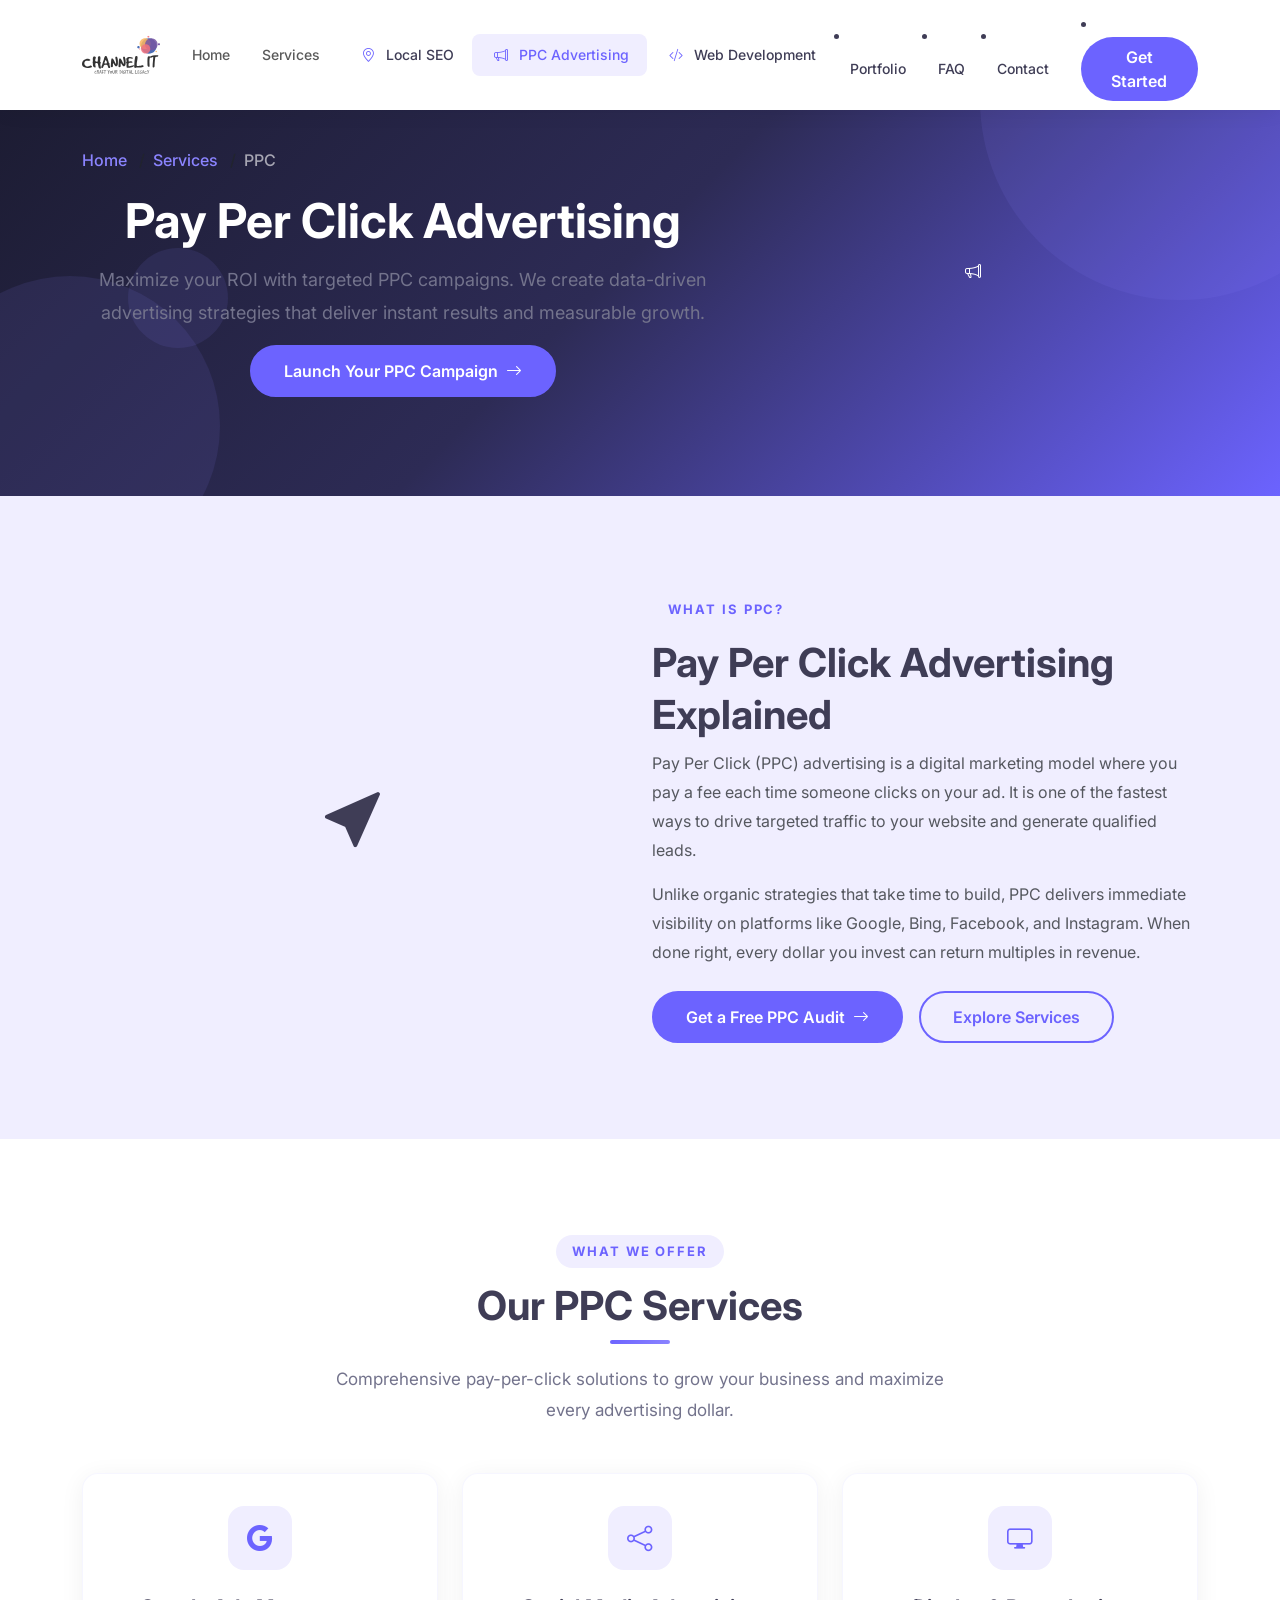
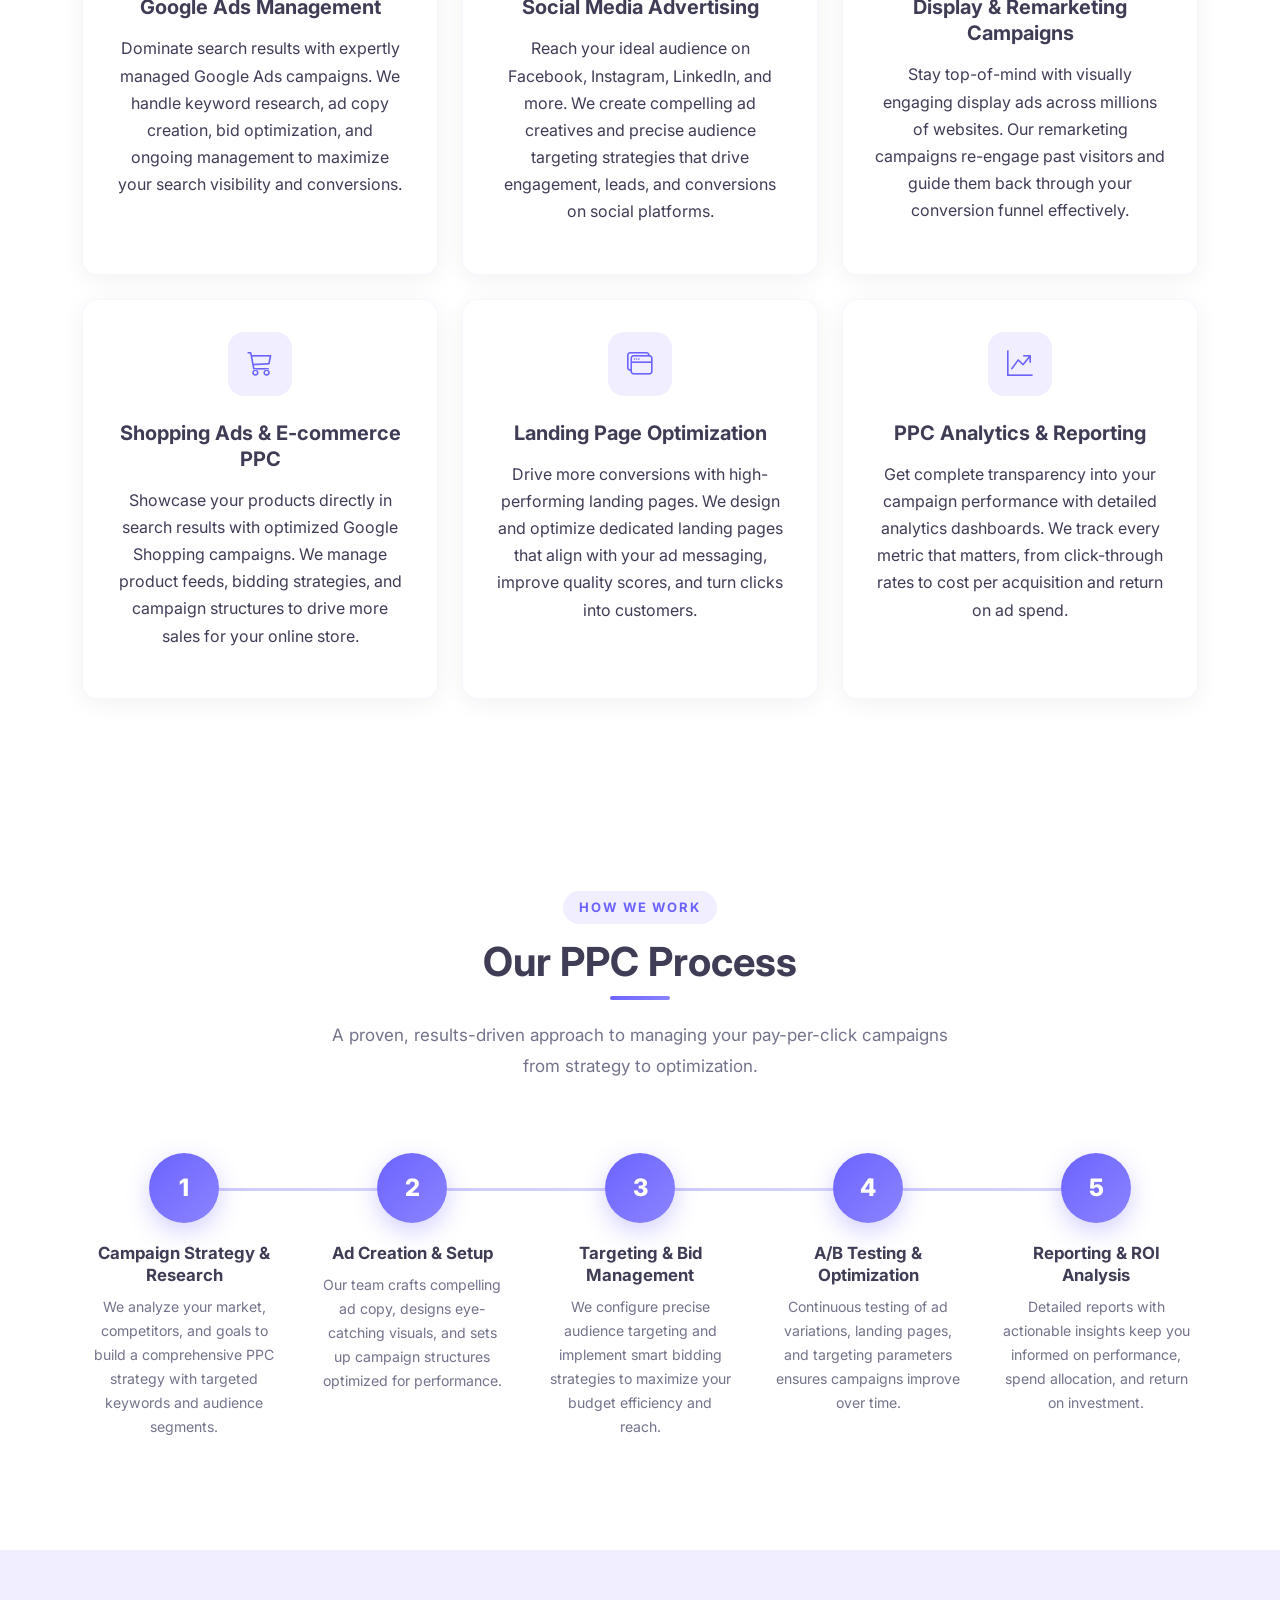
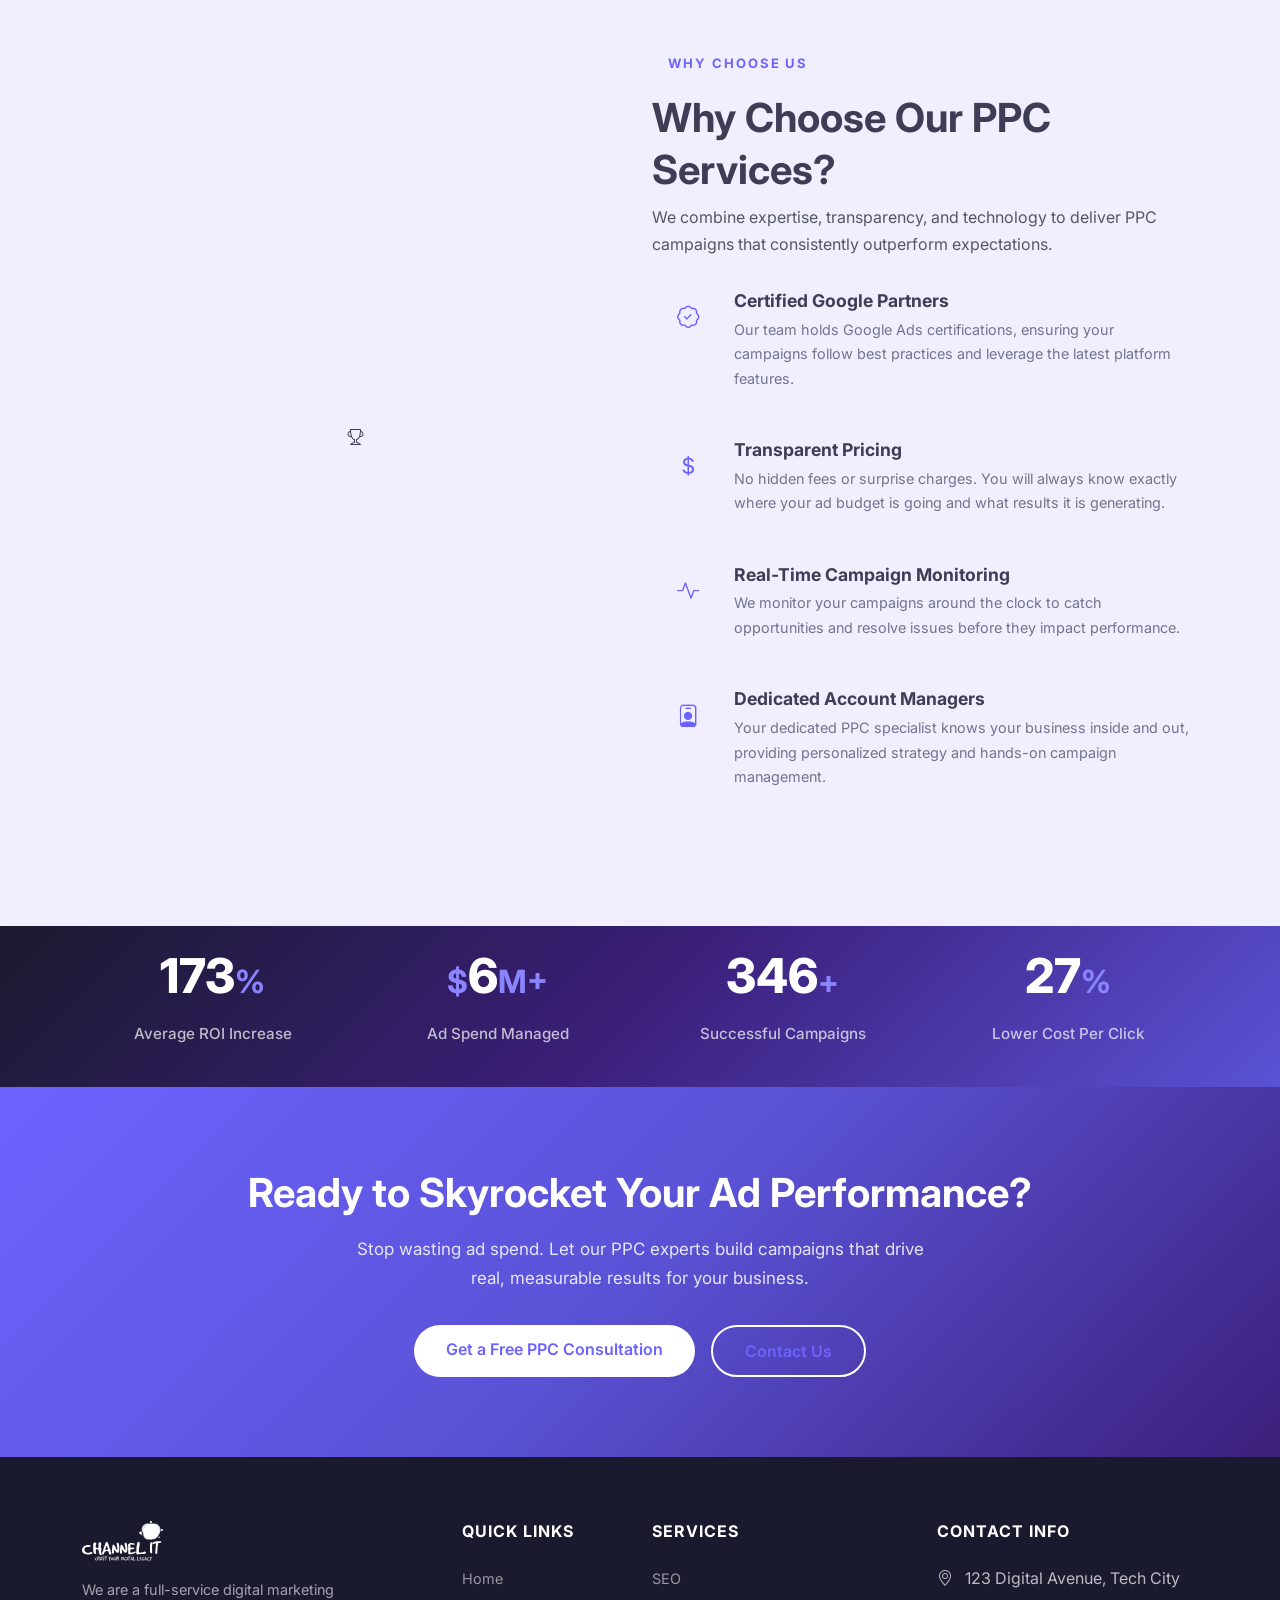
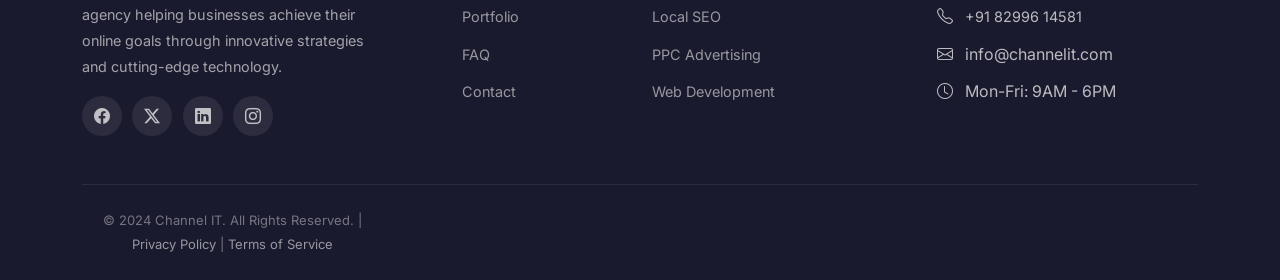
<file: ppc.html>
<!DOCTYPE html>
<html lang="en">
<head>
  <meta charset="UTF-8">
  <meta name="viewport" content="width=device-width, initial-scale=1.0">

  <!-- ===== Primary SEO ===== -->
  <title>PPC Advertising Services – Google &amp; Meta Ads India | Channel IT</title>
  <meta name="description" content="Maximise ROI with expert PPC campaigns on Google Ads &amp; Meta. Channel IT delivers measurable results with transparent reporting. Free PPC audit available today.">
  <meta name="robots" content="index, follow">
  <link rel="canonical" href="https://channelit.co.in/ppc.html">

  <!-- ===== Favicon ===== -->
  <link rel="icon" type="image/svg+xml" href="images/channel it 1.svg">
  <link rel="apple-touch-icon" href="images/channel it 1.svg">

  <!-- ===== Open Graph ===== -->
  <meta property="og:type" content="website">
  <meta property="og:site_name" content="Channel IT">
  <meta property="og:locale" content="en_IN">
  <meta property="og:title" content="PPC Advertising Services – Google &amp; Meta Ads India | Channel IT">
  <meta property="og:description" content="Maximise ROI with expert PPC campaigns on Google Ads &amp; Meta. Channel IT delivers measurable results with transparent reporting.">
  <meta property="og:url" content="https://channelit.co.in/ppc.html">
  <meta property="og:image" content="https://channelit.co.in/images/og-image.png">
  <meta property="og:image:width" content="1200">
  <meta property="og:image:height" content="630">
  <meta property="og:image:alt" content="PPC Advertising Services – Channel IT India">

  <!-- ===== Twitter Card ===== -->
  <meta name="twitter:card" content="summary_large_image">
  <meta name="twitter:title" content="PPC Advertising Services – Google &amp; Meta Ads India | Channel IT">
  <meta name="twitter:description" content="Maximise ROI with expert PPC campaigns on Google Ads &amp; Meta. Channel IT delivers measurable results with transparent reporting.">
  <meta name="twitter:image" content="https://channelit.co.in/images/og-image.png">

  <!-- ===== JSON-LD Structured Data ===== -->
  <script type="application/ld+json">
  {
    "@context": "https://schema.org",
    "@type": "Service",
    "serviceType": "Pay Per Click Advertising",
    "name": "PPC Advertising Services – Channel IT",
    "description": "Channel IT delivers targeted PPC campaigns on Google Ads, Meta Ads, and other platforms that maximise ROI with data-driven strategies and transparent reporting.",
    "url": "https://channelit.co.in/ppc.html",
    "provider": {
      "@type": "Organization",
      "@id": "https://channelit.co.in/#organization",
      "name": "Channel IT",
      "url": "https://channelit.co.in/"
    },
    "areaServed": {
      "@type": "Country",
      "name": "India"
    },
    "hasOfferCatalog": {
      "@type": "OfferCatalog",
      "name": "PPC Services",
      "itemListElement": [
        { "@type": "Offer", "itemOffered": { "@type": "Service", "name": "Google Ads Management" } },
        { "@type": "Offer", "itemOffered": { "@type": "Service", "name": "Meta Ads (Facebook & Instagram)" } },
        { "@type": "Offer", "itemOffered": { "@type": "Service", "name": "Google Shopping Campaigns" } },
        { "@type": "Offer", "itemOffered": { "@type": "Service", "name": "Display Advertising" } },
        { "@type": "Offer", "itemOffered": { "@type": "Service", "name": "YouTube Ads" } }
      ]
    },
    "breadcrumb": {
      "@type": "BreadcrumbList",
      "itemListElement": [
        { "@type": "ListItem", "position": 1, "name": "Home", "item": "https://channelit.co.in/" },
        { "@type": "ListItem", "position": 2, "name": "Services", "item": "https://channelit.co.in/#services" },
        { "@type": "ListItem", "position": 3, "name": "PPC Advertising", "item": "https://channelit.co.in/ppc.html" }
      ]
    }
  }
  </script>

  <!-- ===== Fonts ===== -->
  <link rel="preconnect" href="https://fonts.googleapis.com">
  <link rel="preconnect" href="https://fonts.gstatic.com" crossorigin>
  <link href="https://fonts.googleapis.com/css2?family=Inter:wght@300;400;500;600;700;800&display=swap" rel="stylesheet">
  <link href="https://cdn.jsdelivr.net/npm/bootstrap@5.3.2/dist/css/bootstrap.min.css" rel="stylesheet">
  <link href="https://cdn.jsdelivr.net/npm/bootstrap-icons@1.11.1/font/bootstrap-icons.css" rel="stylesheet">
  <link href="https://unpkg.com/aos@2.3.1/dist/aos.css" rel="stylesheet">
  <link href="css/style.css" rel="stylesheet">
</head>
<body>

  <!-- Navbar -->
  <nav class="navbar navbar-expand-lg navbar-light navbar-solid fixed-top">
    <div class="container">
      <a class="navbar-brand" href="index.html"><img src="images/channel it 1.svg" alt="Channel IT"></a>
      <button class="navbar-toggler" type="button" data-bs-toggle="collapse" data-bs-target="#navbarNav">
        <span class="navbar-toggler-icon"></span>
      </button>
      <div class="collapse navbar-collapse" id="navbarNav">
        <ul class="navbar-nav ms-auto align-items-lg-center">
          <li class="nav-item"><a class="nav-link" href="index.html">Home</a></li>
          <li class="nav-item dropdown dropdown-mega">
            <a class="nav-link dropdown-toggle d-inline-flex align-items-center gap-1" href="#" id="servicesMegaDropdown" role="button" data-bs-toggle="dropdown" data-bs-display="static" aria-expanded="false">
              <span>Services</span>
              <i class="ti ti-chevron-down mega-chevron"></i>
            </a>
            <div class="dropdown-menu mega-menu-services" aria-labelledby="servicesMegaDropdown">
              <!-- Top Story Header -->
              <div class="mega-menu-header">
                <div class="d-flex flex-wrap align-items-center justify-content-between gap-3">
                  <div>
                    <div class="mega-story-pill mb-2">
                      <span class="mega-pill-dot"></span>
                      <span>IT consulting + digital marketing</span>
                    </div>
                    <h4 class="mega-story-title">
                      <span class="story-build">Build.</span>
                      <span class="story-automate">Automate.</span>
                      <span class="story-grow">Grow.</span>
                    </h4>
                    <p class="mega-story-sub">AI-powered software, smart automation, and marketing that gets you found.</p>
                  </div>
                  <div class="d-none d-md-flex align-items-center">
                    <a href="contact.html" class="btn-mega-cta">
                      <i class="ti ti-sparkles me-1"></i> Free Consultation
                    </a>
                  </div>
                </div>
              </div>

              <!-- 3 Pillars Grid with 4 boxed services each -->
              <div class="mega-menu-body">
                <div class="row g-3 g-lg-4">
                  <!-- Pillar 1: Build -->
                  <div class="col-lg-4 col-md-12 mega-pillar-col">
                    <div class="mega-pillar-header pillar-build">
                      <div class="mega-pillar-icon"><i class="ti ti-code"></i></div>
                      <div>
                        <h5 class="mega-pillar-title">Build <span class="mega-pillar-tagline">Software, web and apps</span></h5>
                      </div>
                    </div>
                    <div class="mega-cards-stack">
                      <a href="contact.html?service=crm" class="mega-service-box build-box">
                        <div class="mega-box-icon"><i class="ti ti-users"></i></div>
                        <div class="mega-box-content">
                          <span class="mega-box-title">CRM development</span>
                          <span class="mega-box-desc">Custom CRMs built around your sales flow</span>
                        </div>
                        <i class="ti ti-arrow-right mega-box-arrow"></i>
                      </a>
                      <a href="web-development.html" class="mega-service-box build-box">
                        <div class="mega-box-icon"><i class="ti ti-layout-dashboard"></i></div>
                        <div class="mega-box-content">
                          <span class="mega-box-title">Web application development</span>
                          <span class="mega-box-desc">Scalable web apps and SaaS products</span>
                        </div>
                        <i class="ti ti-arrow-right mega-box-arrow"></i>
                      </a>
                      <a href="web-development.html" class="mega-service-box build-box">
                        <div class="mega-box-icon"><i class="ti ti-world"></i></div>
                        <div class="mega-box-content">
                          <span class="mega-box-title">Website development</span>
                          <span class="mega-box-desc">Fast sites built to convert visitors</span>
                        </div>
                        <i class="ti ti-arrow-right mega-box-arrow"></i>
                      </a>
                      <a href="contact.html?service=mobile" class="mega-service-box build-box">
                        <div class="mega-box-icon"><i class="ti ti-device-mobile"></i></div>
                        <div class="mega-box-content">
                          <span class="mega-box-title">Android and iOS development</span>
                          <span class="mega-box-desc">Native and cross-platform apps</span>
                        </div>
                        <i class="ti ti-arrow-right mega-box-arrow"></i>
                      </a>
                    </div>
                  </div>

                  <!-- Pillar 2: Automate -->
                  <div class="col-lg-4 col-md-12 mega-pillar-col">
                    <div class="mega-pillar-header pillar-automate">
                      <div class="mega-pillar-icon"><i class="ti ti-bolt"></i></div>
                      <div>
                        <h5 class="mega-pillar-title">Automate <span class="mega-pillar-tagline">AI and workflow automation</span></h5>
                      </div>
                    </div>
                    <div class="mega-cards-stack">
                      <a href="contact.html?service=ai-solutions" class="mega-service-box automate-box">
                        <div class="mega-box-icon"><i class="ti ti-brain"></i></div>
                        <div class="mega-box-content">
                          <span class="mega-box-title">AI solutions development</span>
                          <span class="mega-box-desc">Copilots and custom AI that cut manual work</span>
                        </div>
                        <i class="ti ti-arrow-right mega-box-arrow"></i>
                      </a>
                      <a href="contact.html?service=mlops" class="mega-service-box automate-box">
                        <div class="mega-box-icon"><i class="ti ti-refresh"></i></div>
                        <div class="mega-box-content">
                          <span class="mega-box-title">MLOps</span>
                          <span class="mega-box-desc">Deploy and monitor ML models</span>
                        </div>
                        <i class="ti ti-arrow-right mega-box-arrow"></i>
                      </a>
                      <a href="contact.html?service=chatbots" class="mega-service-box automate-box">
                        <div class="mega-box-icon"><i class="ti ti-message-chatbot"></i></div>
                        <div class="mega-box-content">
                          <span class="mega-box-title">AI chatbots and WhatsApp automation</span>
                          <span class="mega-box-desc">Answer and qualify leads 24/7</span>
                        </div>
                        <i class="ti ti-arrow-right mega-box-arrow"></i>
                      </a>
                      <a href="contact.html?service=workflow" class="mega-service-box automate-box">
                        <div class="mega-box-icon"><i class="ti ti-route"></i></div>
                        <div class="mega-box-content">
                          <span class="mega-box-title">Workflow and process automation</span>
                          <span class="mega-box-desc">Connect your tools, remove repeat tasks</span>
                        </div>
                        <i class="ti ti-arrow-right mega-box-arrow"></i>
                      </a>
                    </div>
                  </div>

                  <!-- Pillar 3: Grow -->
                  <div class="col-lg-4 col-md-12 mega-pillar-col">
                    <div class="mega-pillar-header pillar-grow">
                      <div class="mega-pillar-icon"><i class="ti ti-trending-up"></i></div>
                      <div>
                        <h5 class="mega-pillar-title">Grow <span class="mega-pillar-tagline">Marketing and creative</span></h5>
                      </div>
                    </div>
                    <div class="mega-cards-stack">
                      <a href="ppc.html" class="mega-service-box grow-box">
                        <div class="mega-box-icon"><i class="ti ti-target-arrow"></i></div>
                        <div class="mega-box-content">
                          <span class="mega-box-title">Meta and Google ads</span>
                          <span class="mega-box-desc">Performance campaigns focused on ROI</span>
                        </div>
                        <i class="ti ti-arrow-right mega-box-arrow"></i>
                      </a>
                      <a href="seo.html" class="mega-service-box grow-box">
                        <div class="mega-box-icon"><i class="ti ti-search"></i></div>
                        <div class="mega-box-content">
                          <span class="mega-box-title">SEO, AEO and GEO</span>
                          <span class="mega-box-desc">Rank on Google, get cited by AI</span>
                        </div>
                        <i class="ti ti-arrow-right mega-box-arrow"></i>
                      </a>
                      <a href="contact.html?service=video" class="mega-service-box grow-box">
                        <div class="mega-box-icon"><i class="ti ti-video"></i></div>
                        <div class="mega-box-content">
                          <span class="mega-box-title">AI video production</span>
                          <span class="mega-box-desc">Ads and explainers in days</span>
                        </div>
                        <i class="ti ti-arrow-right mega-box-arrow"></i>
                      </a>
                      <a href="contact.html?service=animation" class="mega-service-box grow-box">
                        <div class="mega-box-icon"><i class="ti ti-3d-cube-sphere"></i></div>
                        <div class="mega-box-content">
                          <span class="mega-box-title">2D and 3D animation</span>
                          <span class="mega-box-desc">Product demos and brand motion</span>
                        </div>
                        <i class="ti ti-arrow-right mega-box-arrow"></i>
                      </a>
                    </div>
                  </div>
                </div>
              </div>

              <!-- Mega Footer -->
              <div class="mega-menu-footer">
                <div class="d-flex flex-wrap align-items-center justify-content-between gap-3">
                  <div class="d-flex align-items-center gap-2">
                    <span class="badge bg-white text-dark border px-2 py-1"><i class="ti ti-sparkles text-primary me-1"></i> Full Ecosystem</span>
                    <span class="text-muted small">From modern code to autonomous workflows and scaled revenue.</span>
                  </div>
                  <div class="d-flex align-items-center gap-3">
                    <a href="index.html#services" class="mega-footer-link">
                      View full services overview <i class="ti ti-arrow-right ms-1"></i>
                    </a>
                  </div>
                </div>
              </div>
            </div>
          </li>
              <li><a class="dropdown-item" href="local-seo.html"><i class="bi bi-geo-alt me-2 text-primary"></i>Local SEO</a></li>
              <li><a class="dropdown-item active" href="ppc.html"><i class="bi bi-megaphone me-2 text-primary"></i>PPC Advertising</a></li>
              <li><a class="dropdown-item" href="web-development.html"><i class="bi bi-code-slash me-2 text-primary"></i>Web Development</a></li>
            </ul>
          </li>
          <li class="nav-item"><a class="nav-link" href="portfolio.html">Portfolio</a></li>
          <li class="nav-item"><a class="nav-link" href="faq.html">FAQ</a></li>
          <li class="nav-item"><a class="nav-link" href="contact.html">Contact</a></li>
          <li class="nav-item ms-lg-3"><a class="btn btn-get-started" href="contact.html">Get Started</a></li>
        </ul>
      </div>
    </div>
  </nav>

  <!-- Hero Section -->
  <section class="hero-section hero-inner">
    <div class="hero-shapes">
      <div class="shape shape-1"></div>
      <div class="shape shape-2"></div>
      <div class="shape shape-3"></div>
    </div>
    <div class="container">
      <div class="row align-items-center">
        <div class="col-lg-7" data-aos="fade-right">
          <nav aria-label="breadcrumb">
            <ol class="breadcrumb breadcrumb-custom">
              <li class="breadcrumb-item"><a href="index.html">Home</a></li>
              <li class="breadcrumb-item"><a href="index.html#services">Services</a></li>
              <li class="breadcrumb-item active" aria-current="page">PPC</li>
            </ol>
          </nav>
          <h1>Pay Per Click <span>Advertising</span></h1>
          <p class="lead">Maximize your ROI with targeted PPC campaigns. We create data-driven advertising strategies that deliver instant results and measurable growth.</p>
          <a href="contact.html" class="btn btn-primary-custom">Launch Your PPC Campaign <i class="bi bi-arrow-right"></i></a>
        </div>
        <div class="col-lg-5 text-center d-none d-lg-block" data-aos="fade-left">
          <div class="hero-illustration mx-auto" style="height:320px;">
            <i class="bi bi-megaphone" style="position:relative;z-index:1;"></i>
          </div>
        </div>
      </div>
    </div>
  </section>

  <!-- What is PPC -->
  <section class="section-padding bg-light-purple">
    <div class="container">
      <div class="row align-items-center">
        <div class="col-lg-6 mb-4 mb-lg-0" data-aos="fade-right">
          <div class="hero-illustration mx-auto" style="height:350px;max-width:450px;">
            <i class="bi bi-cursor-fill" style="position:relative;z-index:1;font-size:4rem;"></i>
          </div>
        </div>
        <div class="col-lg-6" data-aos="fade-left">
          <p class="section-label">What is PPC?</p>
          <h2 class="section-title text-start">Pay Per Click Advertising Explained</h2>
          <p class="text-muted mb-3" style="line-height:1.8;">Pay Per Click (PPC) advertising is a digital marketing model where you pay a fee each time someone clicks on your ad. It is one of the fastest ways to drive targeted traffic to your website and generate qualified leads.</p>
          <p class="text-muted mb-4" style="line-height:1.8;">Unlike organic strategies that take time to build, PPC delivers immediate visibility on platforms like Google, Bing, Facebook, and Instagram. When done right, every dollar you invest can return multiples in revenue.</p>
          <div class="d-flex gap-3 flex-wrap">
            <a href="contact.html" class="btn btn-primary-custom">Get a Free PPC Audit <i class="bi bi-arrow-right"></i></a>
            <a href="#ppc-services" class="btn btn-outline-custom">Explore Services</a>
          </div>
        </div>
      </div>
    </div>
  </section>

  <!-- Our PPC Services -->
  <section class="section-padding" id="ppc-services">
    <div class="container">
      <div class="text-center mb-5" data-aos="fade-up">
        <span class="section-label">What We Offer</span>
        <h2 class="section-title">Our PPC Services</h2>
        <div class="title-underline"></div>
        <p class="section-subtitle mx-auto">Comprehensive pay-per-click solutions to grow your business and maximize every advertising dollar.</p>
      </div>
      <div class="row g-4">
        <div class="col-lg-4 col-md-6" data-aos="fade-up">
          <div class="service-card">
            <div class="icon-box"><i class="bi bi-google"></i></div>
            <h5>Google Ads Management</h5>
            <p>Dominate search results with expertly managed Google Ads campaigns. We handle keyword research, ad copy creation, bid optimization, and ongoing management to maximize your search visibility and conversions.</p>
          </div>
        </div>
        <div class="col-lg-4 col-md-6" data-aos="fade-up" data-aos-delay="100">
          <div class="service-card">
            <div class="icon-box"><i class="bi bi-share"></i></div>
            <h5>Social Media Advertising</h5>
            <p>Reach your ideal audience on Facebook, Instagram, LinkedIn, and more. We create compelling ad creatives and precise audience targeting strategies that drive engagement, leads, and conversions on social platforms.</p>
          </div>
        </div>
        <div class="col-lg-4 col-md-6" data-aos="fade-up" data-aos-delay="200">
          <div class="service-card">
            <div class="icon-box"><i class="bi bi-display"></i></div>
            <h5>Display & Remarketing Campaigns</h5>
            <p>Stay top-of-mind with visually engaging display ads across millions of websites. Our remarketing campaigns re-engage past visitors and guide them back through your conversion funnel effectively.</p>
          </div>
        </div>
        <div class="col-lg-4 col-md-6" data-aos="fade-up" data-aos-delay="300">
          <div class="service-card">
            <div class="icon-box"><i class="bi bi-cart3"></i></div>
            <h5>Shopping Ads & E-commerce PPC</h5>
            <p>Showcase your products directly in search results with optimized Google Shopping campaigns. We manage product feeds, bidding strategies, and campaign structures to drive more sales for your online store.</p>
          </div>
        </div>
        <div class="col-lg-4 col-md-6" data-aos="fade-up" data-aos-delay="400">
          <div class="service-card">
            <div class="icon-box"><i class="bi bi-window-stack"></i></div>
            <h5>Landing Page Optimization</h5>
            <p>Drive more conversions with high-performing landing pages. We design and optimize dedicated landing pages that align with your ad messaging, improve quality scores, and turn clicks into customers.</p>
          </div>
        </div>
        <div class="col-lg-4 col-md-6" data-aos="fade-up" data-aos-delay="500">
          <div class="service-card">
            <div class="icon-box"><i class="bi bi-graph-up-arrow"></i></div>
            <h5>PPC Analytics & Reporting</h5>
            <p>Get complete transparency into your campaign performance with detailed analytics dashboards. We track every metric that matters, from click-through rates to cost per acquisition and return on ad spend.</p>
          </div>
        </div>
      </div>
    </div>
  </section>

  <!-- Our PPC Process -->
  <section class="section-padding process-section" id="process">
    <div class="container">
      <div class="text-center mb-5" data-aos="fade-up">
        <span class="section-label">How We Work</span>
        <h2 class="section-title">Our PPC Process</h2>
        <div class="title-underline"></div>
        <p class="section-subtitle mx-auto">A proven, results-driven approach to managing your pay-per-click campaigns from strategy to optimization.</p>
      </div>
      <div class="row g-4 justify-content-center mt-3">
        <!-- Step 1 -->
        <div class="col-lg col-md-6 col-12" data-aos="fade-up">
          <div class="process-step text-center">
            <div class="process-number"><span>1</span></div>
            <div class="process-connector d-none d-lg-block"></div>
            <h5>Campaign Strategy &amp; Research</h5>
            <p>We analyze your market, competitors, and goals to build a comprehensive PPC strategy with targeted keywords and audience segments.</p>
          </div>
        </div>
        <!-- Step 2 -->
        <div class="col-lg col-md-6 col-12" data-aos="fade-up" data-aos-delay="100">
          <div class="process-step text-center">
            <div class="process-number"><span>2</span></div>
            <div class="process-connector d-none d-lg-block"></div>
            <h5>Ad Creation &amp; Setup</h5>
            <p>Our team crafts compelling ad copy, designs eye-catching visuals, and sets up campaign structures optimized for performance.</p>
          </div>
        </div>
        <!-- Step 3 -->
        <div class="col-lg col-md-6 col-12" data-aos="fade-up" data-aos-delay="200">
          <div class="process-step text-center">
            <div class="process-number"><span>3</span></div>
            <div class="process-connector d-none d-lg-block"></div>
            <h5>Targeting &amp; Bid Management</h5>
            <p>We configure precise audience targeting and implement smart bidding strategies to maximize your budget efficiency and reach.</p>
          </div>
        </div>
        <!-- Step 4 -->
        <div class="col-lg col-md-6 col-12" data-aos="fade-up" data-aos-delay="300">
          <div class="process-step text-center">
            <div class="process-number"><span>4</span></div>
            <div class="process-connector d-none d-lg-block"></div>
            <h5>A/B Testing &amp; Optimization</h5>
            <p>Continuous testing of ad variations, landing pages, and targeting parameters ensures campaigns improve over time.</p>
          </div>
        </div>
        <!-- Step 5 -->
        <div class="col-lg col-md-6 col-12" data-aos="fade-up" data-aos-delay="400">
          <div class="process-step text-center">
            <div class="process-number"><span>5</span></div>
            <h5>Reporting &amp; ROI Analysis</h5>
            <p>Detailed reports with actionable insights keep you informed on performance, spend allocation, and return on investment.</p>
          </div>
        </div>
      </div>
    </div>
  </section>

  <!-- Why Choose Our PPC Services -->
  <section class="section-padding bg-light-purple">
    <div class="container">
      <div class="row align-items-center">
        <div class="col-lg-6 mb-4 mb-lg-0" data-aos="fade-right">
          <div class="hero-illustration mx-auto" style="height:380px;">
            <i class="bi bi-trophy" style="position:relative;z-index:1;"></i>
          </div>
        </div>
        <div class="col-lg-6" data-aos="fade-left">
          <p class="section-label">Why Choose Us</p>
          <h2 class="section-title text-start">Why Choose Our PPC Services?</h2>
          <p class="text-muted mb-4">We combine expertise, transparency, and technology to deliver PPC campaigns that consistently outperform expectations.</p>
          <div class="feature-box">
            <div class="feature-icon"><i class="bi bi-patch-check"></i></div>
            <div>
              <h5>Certified Google Partners</h5>
              <p>Our team holds Google Ads certifications, ensuring your campaigns follow best practices and leverage the latest platform features.</p>
            </div>
          </div>
          <div class="feature-box">
            <div class="feature-icon"><i class="bi bi-currency-dollar"></i></div>
            <div>
              <h5>Transparent Pricing</h5>
              <p>No hidden fees or surprise charges. You will always know exactly where your ad budget is going and what results it is generating.</p>
            </div>
          </div>
          <div class="feature-box">
            <div class="feature-icon"><i class="bi bi-activity"></i></div>
            <div>
              <h5>Real-Time Campaign Monitoring</h5>
              <p>We monitor your campaigns around the clock to catch opportunities and resolve issues before they impact performance.</p>
            </div>
          </div>
          <div class="feature-box">
            <div class="feature-icon"><i class="bi bi-person-badge"></i></div>
            <div>
              <h5>Dedicated Account Managers</h5>
              <p>Your dedicated PPC specialist knows your business inside and out, providing personalized strategy and hands-on campaign management.</p>
            </div>
          </div>
        </div>
      </div>
    </div>
  </section>

  <!-- Stats Section -->
  <section class="stats-section">
    <div class="container">
      <div class="row">
        <div class="col-lg-3 col-md-6" data-aos="fade-up">
          <div class="stat-item">
            <span class="counter" data-target="250">0</span><span class="stat-suffix">%</span>
            <p class="stat-label">Average ROI Increase</p>
          </div>
        </div>
        <div class="col-lg-3 col-md-6" data-aos="fade-up" data-aos-delay="100">
          <div class="stat-item">
            <span class="stat-suffix">$</span><span class="counter" data-target="10">0</span><span class="stat-suffix">M+</span>
            <p class="stat-label">Ad Spend Managed</p>
          </div>
        </div>
        <div class="col-lg-3 col-md-6" data-aos="fade-up" data-aos-delay="200">
          <div class="stat-item">
            <span class="counter" data-target="500">0</span><span class="stat-suffix">+</span>
            <p class="stat-label">Successful Campaigns</p>
          </div>
        </div>
        <div class="col-lg-3 col-md-6" data-aos="fade-up" data-aos-delay="300">
          <div class="stat-item">
            <span class="counter" data-target="40">0</span><span class="stat-suffix">%</span>
            <p class="stat-label">Lower Cost Per Click</p>
          </div>
        </div>
      </div>
    </div>
  </section>

  <!-- CTA Section -->
  <section class="cta-section">
    <div class="container" data-aos="zoom-in">
      <h2>Ready to Skyrocket Your Ad Performance?</h2>
      <p>Stop wasting ad spend. Let our PPC experts build campaigns that drive real, measurable results for your business.</p>
      <div class="d-flex gap-3 justify-content-center flex-wrap">
        <a href="contact.html" class="btn btn-white">Get a Free PPC Consultation</a>
        <a href="contact.html" class="btn btn-outline-custom" style="border-color:#fff;color:#fff;">Contact Us</a>
      </div>
    </div>
  </section>

  <!-- Footer -->
  <footer class="footer">
    <div class="container">
      <div class="row g-4">
        <div class="col-lg-4 col-md-6">
          <h5 class="mb-3"><a href="index.html"><img src="images/channel it 1.svg" alt="Channel IT" class="footer-logo-img"></a></h5>
          <p>We are a full-service digital marketing agency helping businesses achieve their online goals through innovative strategies and cutting-edge technology.</p>
          <div class="social-links mt-3">
            <a href="#"><i class="bi bi-facebook"></i></a>
            <a href="#"><i class="bi bi-twitter-x"></i></a>
            <a href="#"><i class="bi bi-linkedin"></i></a>
            <a href="#"><i class="bi bi-instagram"></i></a>
          </div>
        </div>
        <div class="col-lg-2 col-md-6">
          <h5>Quick Links</h5>
          <ul>
            <li><a href="index.html">Home</a></li>
            <li><a href="portfolio.html">Portfolio</a></li>
            <li><a href="faq.html">FAQ</a></li>
            <li><a href="contact.html">Contact</a></li>
          </ul>
        </div>
        <div class="col-lg-3 col-md-6">
          <h5>Services</h5>
          <ul>
            <li><a href="seo.html">SEO</a></li>
            <li><a href="local-seo.html">Local SEO</a></li>
            <li><a href="ppc.html">PPC Advertising</a></li>
            <li><a href="web-development.html">Web Development</a></li>
          </ul>
        </div>
        <div class="col-lg-3 col-md-6">
          <h5>Contact Info</h5>
          <ul>
            <li><i class="bi bi-geo-alt me-2"></i> 123 Digital Avenue, Tech City</li>
            <li><i class="bi bi-telephone me-2"></i> <a href="tel:+918299614581" style="color:inherit;text-decoration:none;">+91 82996 14581</a></li>
            <li><i class="bi bi-envelope me-2"></i> info@channelit.com</li>
            <li><i class="bi bi-clock me-2"></i> Mon-Fri: 9AM - 6PM</li>
          </ul>
        </div>
      </div>
      <div class="footer-bottom text-center">
        <p>&copy; 2024 Channel IT. All Rights Reserved. | <a href="#">Privacy Policy</a> | <a href="#">Terms of Service</a></p>
      </div>
    </div>
  </footer>

  <!-- Back to Top -->
  <button class="back-to-top"><i class="bi bi-chevron-up"></i></button>

  <script src="https://cdn.jsdelivr.net/npm/bootstrap@5.3.2/dist/js/bootstrap.bundle.min.js"></script>
  <script src="https://unpkg.com/aos@2.3.1/dist/aos.js"></script>
  <script src="js/main.js"></script>
</body>
</html>
</file>
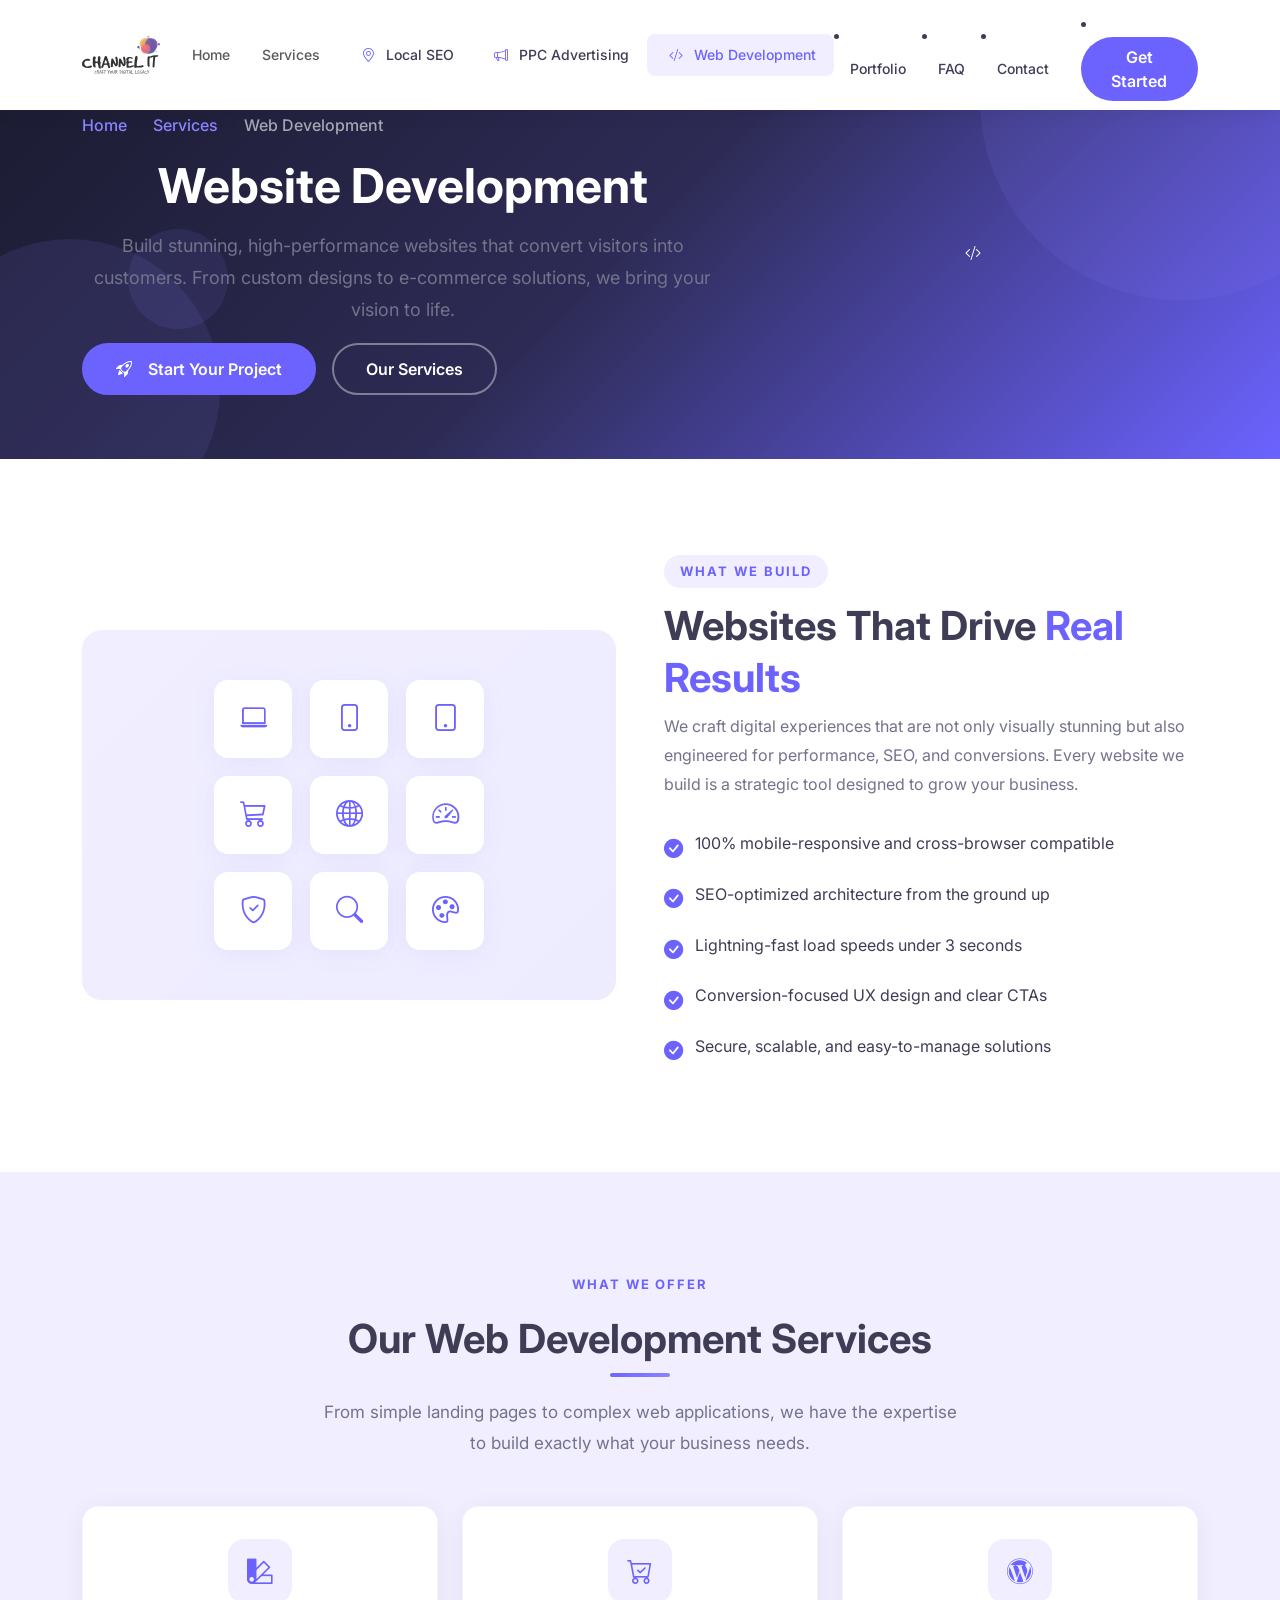
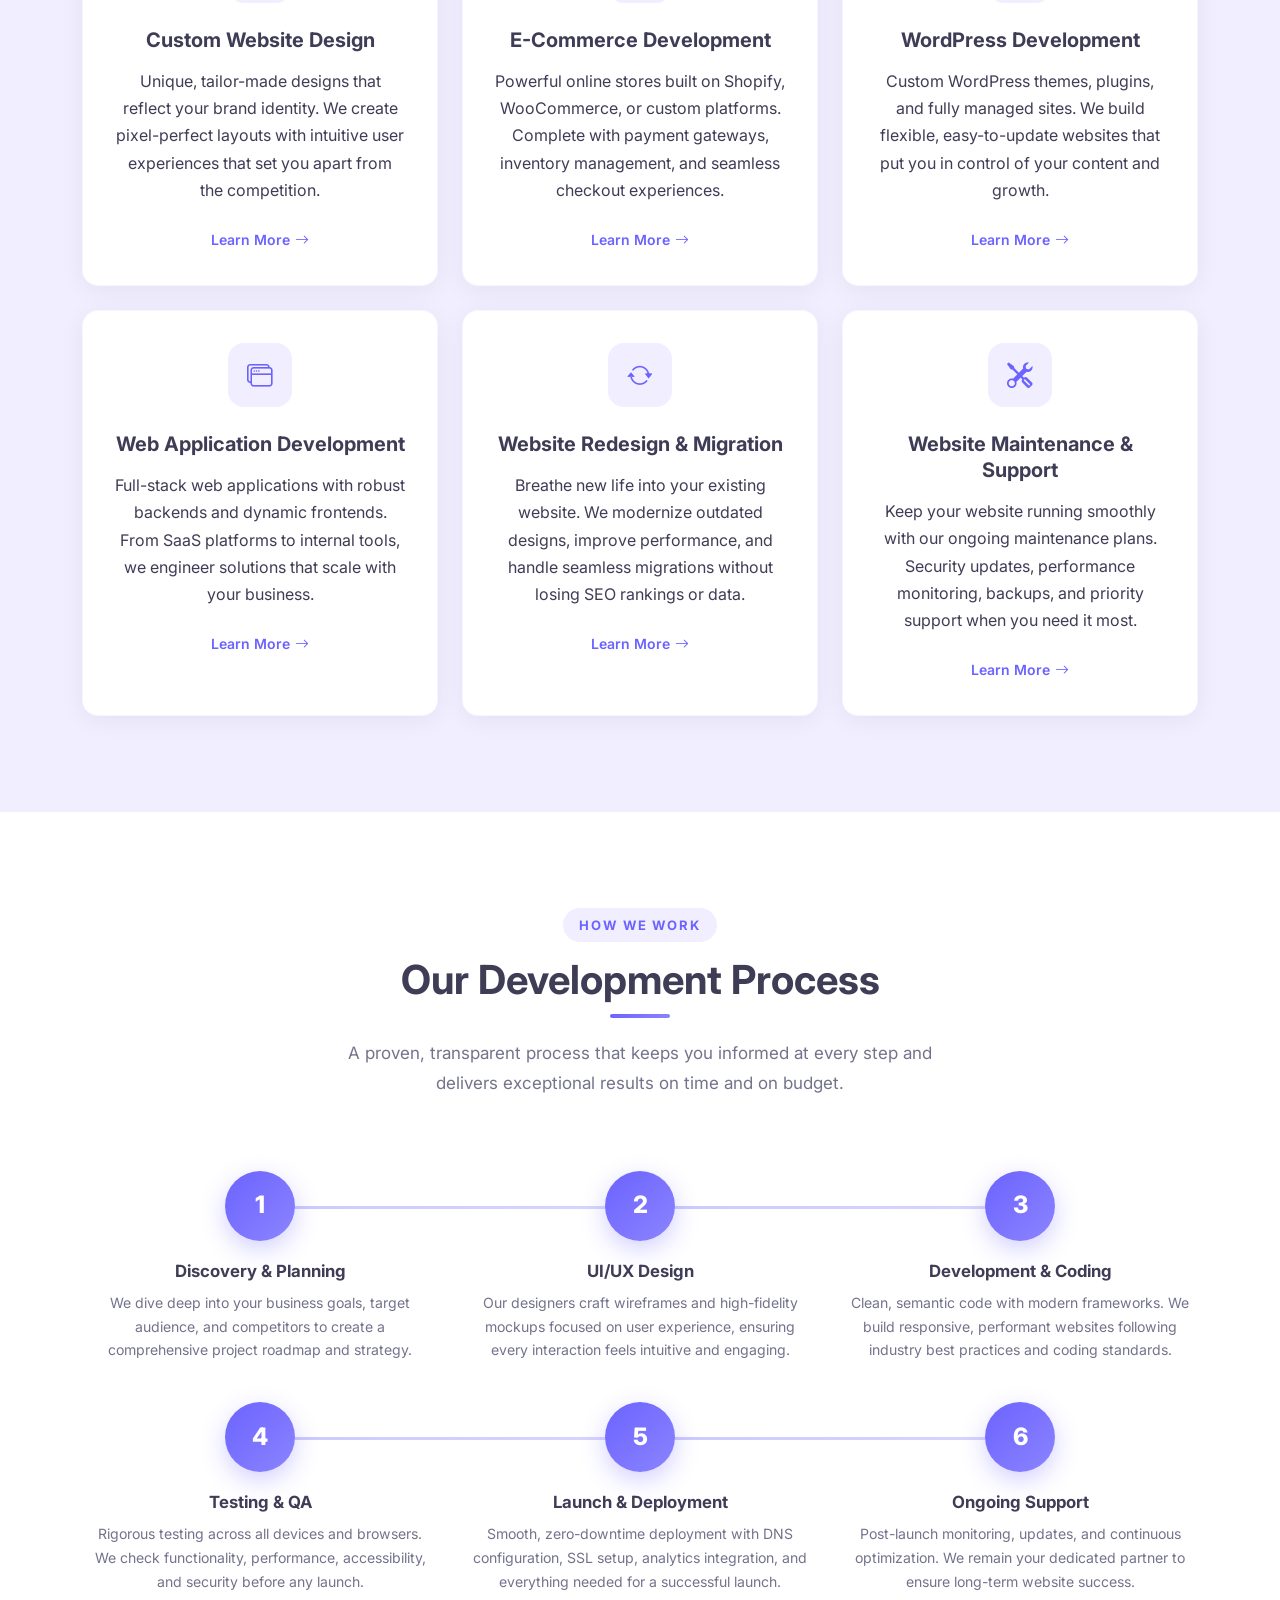
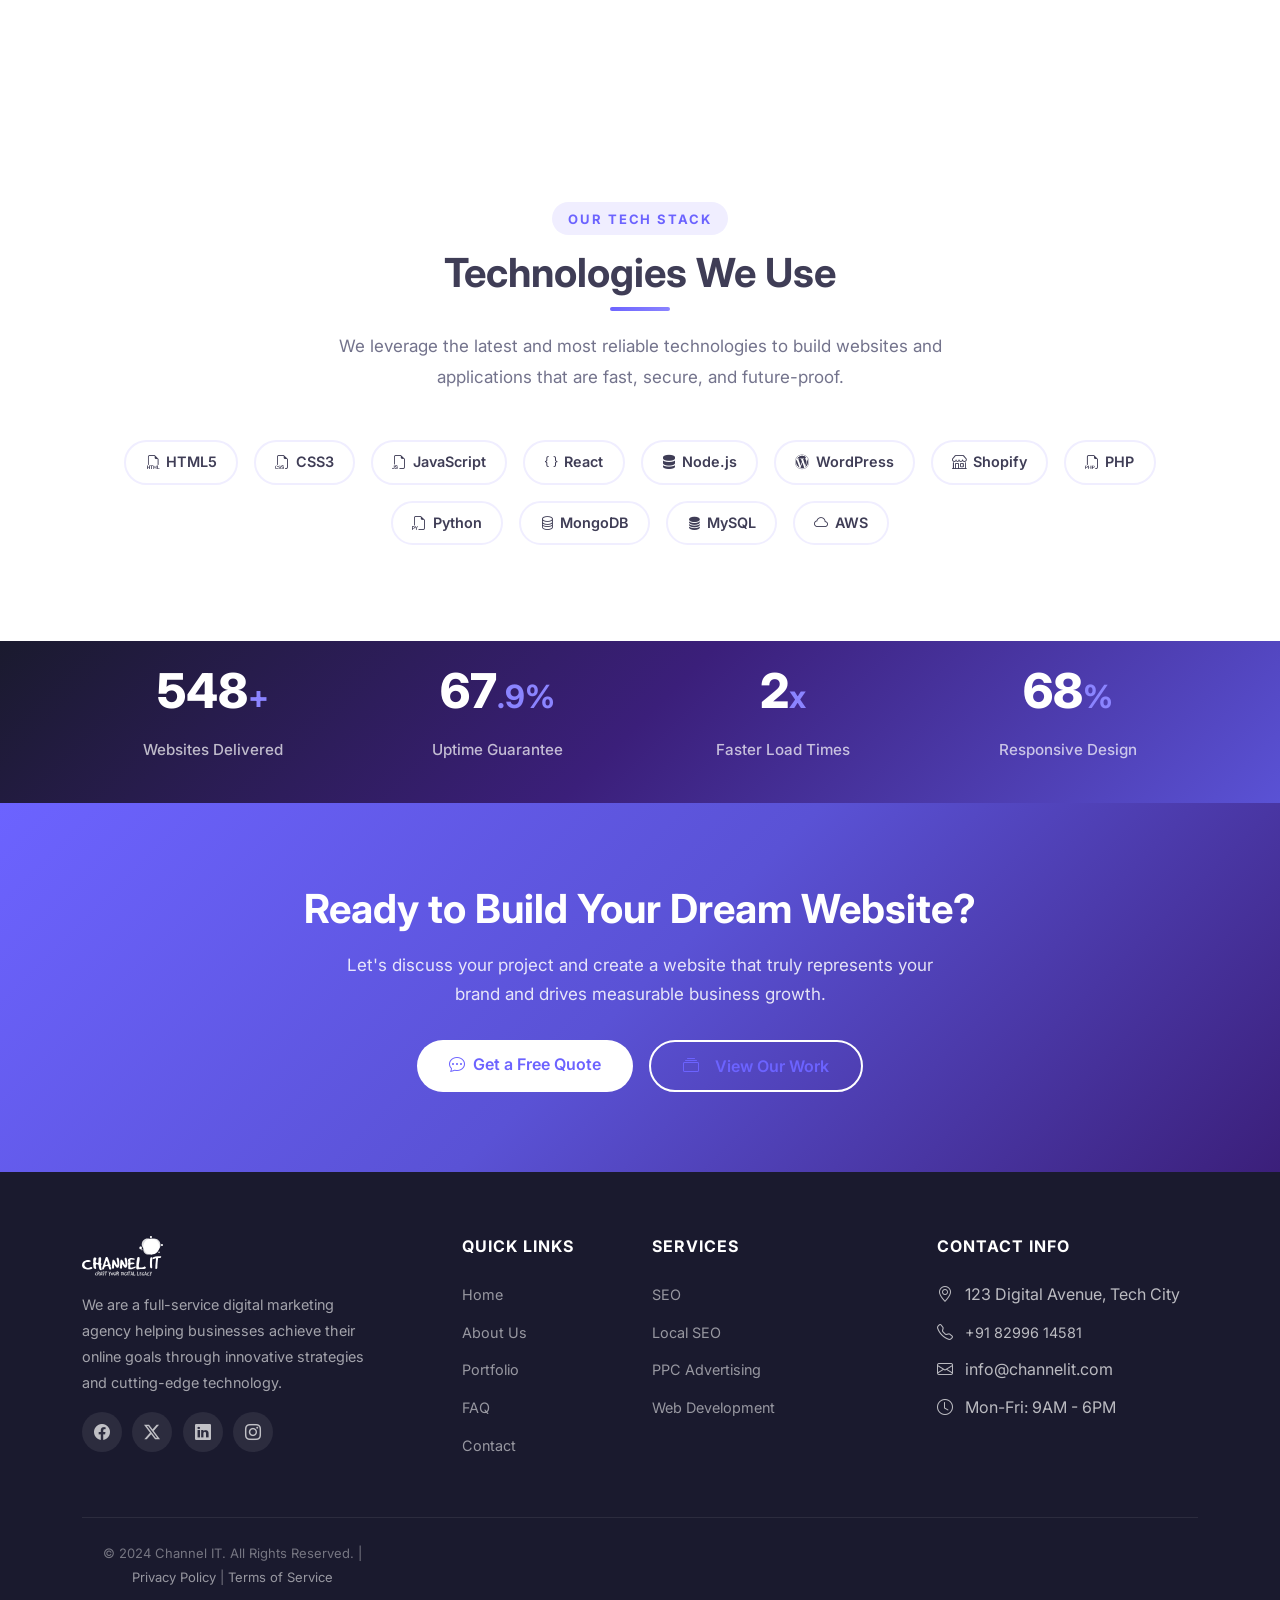
<file: web-development.html>
<!DOCTYPE html>
<html lang="en">
<head>
  <meta charset="UTF-8">
  <meta name="viewport" content="width=device-width, initial-scale=1.0">

  <!-- ===== Primary SEO ===== -->
  <title>Web Development Services India – Custom Websites | Channel IT</title>
  <meta name="description" content="Custom, fast &amp; SEO-friendly websites built by Channel IT. From landing pages to full web apps – mobile-first, responsive design delivered on time &amp; on budget.">
  <meta name="robots" content="index, follow">
  <link rel="canonical" href="https://channelit.co.in/web-development.html">

  <!-- ===== Favicon ===== -->
  <link rel="icon" type="image/svg+xml" href="images/channel it 1.svg">
  <link rel="apple-touch-icon" href="images/channel it 1.svg">

  <!-- ===== Open Graph ===== -->
  <meta property="og:type" content="website">
  <meta property="og:site_name" content="Channel IT">
  <meta property="og:locale" content="en_IN">
  <meta property="og:title" content="Web Development Services India – Custom Websites | Channel IT">
  <meta property="og:description" content="Custom, fast &amp; SEO-friendly websites by Channel IT. From landing pages to full web apps – mobile-first, responsive design on time &amp; budget.">
  <meta property="og:url" content="https://channelit.co.in/web-development.html">
  <meta property="og:image" content="https://channelit.co.in/images/og-image.png">
  <meta property="og:image:width" content="1200">
  <meta property="og:image:height" content="630">
  <meta property="og:image:alt" content="Web Development Services India – Channel IT">

  <!-- ===== Twitter Card ===== -->
  <meta name="twitter:card" content="summary_large_image">
  <meta name="twitter:title" content="Web Development Services India – Custom Websites | Channel IT">
  <meta name="twitter:description" content="Custom, fast &amp; SEO-friendly websites by Channel IT. From landing pages to full web apps – mobile-first, responsive design on time &amp; budget.">
  <meta name="twitter:image" content="https://channelit.co.in/images/og-image.png">

  <!-- ===== JSON-LD Structured Data ===== -->
  <script type="application/ld+json">
  {
    "@context": "https://schema.org",
    "@type": "Service",
    "serviceType": "Web Development",
    "name": "Web Development Services – Channel IT",
    "description": "Channel IT builds custom, fast, and SEO-friendly websites and web applications for Indian businesses. Services include responsive design, e-commerce, WordPress, and web app development.",
    "url": "https://channelit.co.in/web-development.html",
    "provider": {
      "@type": "Organization",
      "@id": "https://channelit.co.in/#organization",
      "name": "Channel IT",
      "url": "https://channelit.co.in/"
    },
    "areaServed": {
      "@type": "Country",
      "name": "India"
    },
    "hasOfferCatalog": {
      "@type": "OfferCatalog",
      "name": "Web Development Services",
      "itemListElement": [
        { "@type": "Offer", "itemOffered": { "@type": "Service", "name": "Custom Website Design" } },
        { "@type": "Offer", "itemOffered": { "@type": "Service", "name": "E-Commerce Development" } },
        { "@type": "Offer", "itemOffered": { "@type": "Service", "name": "WordPress Development" } },
        { "@type": "Offer", "itemOffered": { "@type": "Service", "name": "Web Application Development" } },
        { "@type": "Offer", "itemOffered": { "@type": "Service", "name": "Website Maintenance &amp; Support" } }
      ]
    },
    "breadcrumb": {
      "@type": "BreadcrumbList",
      "itemListElement": [
        { "@type": "ListItem", "position": 1, "name": "Home", "item": "https://channelit.co.in/" },
        { "@type": "ListItem", "position": 2, "name": "Services", "item": "https://channelit.co.in/#services" },
        { "@type": "ListItem", "position": 3, "name": "Web Development", "item": "https://channelit.co.in/web-development.html" }
      ]
    }
  }
  </script>

  <!-- ===== Fonts ===== -->
  <link rel="preconnect" href="https://fonts.googleapis.com">
  <link rel="preconnect" href="https://fonts.gstatic.com" crossorigin>
  <link href="https://fonts.googleapis.com/css2?family=Inter:wght@300;400;500;600;700;800&display=swap" rel="stylesheet">
  <link href="https://cdn.jsdelivr.net/npm/bootstrap@5.3.2/dist/css/bootstrap.min.css" rel="stylesheet">
  <link href="https://cdn.jsdelivr.net/npm/bootstrap-icons@1.11.1/font/bootstrap-icons.css" rel="stylesheet">
  <link href="https://unpkg.com/aos@2.3.1/dist/aos.css" rel="stylesheet">
  <link href="css/style.css" rel="stylesheet">
</head>
<body>

  <!-- Navbar -->
  <nav class="navbar navbar-expand-lg navbar-light navbar-solid fixed-top">
    <div class="container">
      <a class="navbar-brand" href="index.html"><img src="images/channel it 1.svg" alt="Channel IT"></a>
      <button class="navbar-toggler" type="button" data-bs-toggle="collapse" data-bs-target="#navbarNav">
        <span class="navbar-toggler-icon"></span>
      </button>
      <div class="collapse navbar-collapse" id="navbarNav">
        <ul class="navbar-nav ms-auto align-items-lg-center">
          <li class="nav-item"><a class="nav-link" href="index.html">Home</a></li>
          <li class="nav-item dropdown dropdown-mega">
            <a class="nav-link dropdown-toggle d-inline-flex align-items-center gap-1" href="#" id="servicesMegaDropdown" role="button" data-bs-toggle="dropdown" data-bs-display="static" aria-expanded="false">
              <span>Services</span>
              <i class="ti ti-chevron-down mega-chevron"></i>
            </a>
            <div class="dropdown-menu mega-menu-services" aria-labelledby="servicesMegaDropdown">
              <!-- Top Story Header -->
              <div class="mega-menu-header">
                <div class="d-flex flex-wrap align-items-center justify-content-between gap-3">
                  <div>
                    <div class="mega-story-pill mb-2">
                      <span class="mega-pill-dot"></span>
                      <span>IT consulting + digital marketing</span>
                    </div>
                    <h4 class="mega-story-title">
                      <span class="story-build">Build.</span>
                      <span class="story-automate">Automate.</span>
                      <span class="story-grow">Grow.</span>
                    </h4>
                    <p class="mega-story-sub">AI-powered software, smart automation, and marketing that gets you found.</p>
                  </div>
                  <div class="d-none d-md-flex align-items-center">
                    <a href="contact.html" class="btn-mega-cta">
                      <i class="ti ti-sparkles me-1"></i> Free Consultation
                    </a>
                  </div>
                </div>
              </div>

              <!-- 3 Pillars Grid with 4 boxed services each -->
              <div class="mega-menu-body">
                <div class="row g-3 g-lg-4">
                  <!-- Pillar 1: Build -->
                  <div class="col-lg-4 col-md-12 mega-pillar-col">
                    <div class="mega-pillar-header pillar-build">
                      <div class="mega-pillar-icon"><i class="ti ti-code"></i></div>
                      <div>
                        <h5 class="mega-pillar-title">Build <span class="mega-pillar-tagline">Software, web and apps</span></h5>
                      </div>
                    </div>
                    <div class="mega-cards-stack">
                      <a href="contact.html?service=crm" class="mega-service-box build-box">
                        <div class="mega-box-icon"><i class="ti ti-users"></i></div>
                        <div class="mega-box-content">
                          <span class="mega-box-title">CRM development</span>
                          <span class="mega-box-desc">Custom CRMs built around your sales flow</span>
                        </div>
                        <i class="ti ti-arrow-right mega-box-arrow"></i>
                      </a>
                      <a href="web-development.html" class="mega-service-box build-box">
                        <div class="mega-box-icon"><i class="ti ti-layout-dashboard"></i></div>
                        <div class="mega-box-content">
                          <span class="mega-box-title">Web application development</span>
                          <span class="mega-box-desc">Scalable web apps and SaaS products</span>
                        </div>
                        <i class="ti ti-arrow-right mega-box-arrow"></i>
                      </a>
                      <a href="web-development.html" class="mega-service-box build-box">
                        <div class="mega-box-icon"><i class="ti ti-world"></i></div>
                        <div class="mega-box-content">
                          <span class="mega-box-title">Website development</span>
                          <span class="mega-box-desc">Fast sites built to convert visitors</span>
                        </div>
                        <i class="ti ti-arrow-right mega-box-arrow"></i>
                      </a>
                      <a href="contact.html?service=mobile" class="mega-service-box build-box">
                        <div class="mega-box-icon"><i class="ti ti-device-mobile"></i></div>
                        <div class="mega-box-content">
                          <span class="mega-box-title">Android and iOS development</span>
                          <span class="mega-box-desc">Native and cross-platform apps</span>
                        </div>
                        <i class="ti ti-arrow-right mega-box-arrow"></i>
                      </a>
                    </div>
                  </div>

                  <!-- Pillar 2: Automate -->
                  <div class="col-lg-4 col-md-12 mega-pillar-col">
                    <div class="mega-pillar-header pillar-automate">
                      <div class="mega-pillar-icon"><i class="ti ti-bolt"></i></div>
                      <div>
                        <h5 class="mega-pillar-title">Automate <span class="mega-pillar-tagline">AI and workflow automation</span></h5>
                      </div>
                    </div>
                    <div class="mega-cards-stack">
                      <a href="contact.html?service=ai-solutions" class="mega-service-box automate-box">
                        <div class="mega-box-icon"><i class="ti ti-brain"></i></div>
                        <div class="mega-box-content">
                          <span class="mega-box-title">AI solutions development</span>
                          <span class="mega-box-desc">Copilots and custom AI that cut manual work</span>
                        </div>
                        <i class="ti ti-arrow-right mega-box-arrow"></i>
                      </a>
                      <a href="contact.html?service=mlops" class="mega-service-box automate-box">
                        <div class="mega-box-icon"><i class="ti ti-refresh"></i></div>
                        <div class="mega-box-content">
                          <span class="mega-box-title">MLOps</span>
                          <span class="mega-box-desc">Deploy and monitor ML models</span>
                        </div>
                        <i class="ti ti-arrow-right mega-box-arrow"></i>
                      </a>
                      <a href="contact.html?service=chatbots" class="mega-service-box automate-box">
                        <div class="mega-box-icon"><i class="ti ti-message-chatbot"></i></div>
                        <div class="mega-box-content">
                          <span class="mega-box-title">AI chatbots and WhatsApp automation</span>
                          <span class="mega-box-desc">Answer and qualify leads 24/7</span>
                        </div>
                        <i class="ti ti-arrow-right mega-box-arrow"></i>
                      </a>
                      <a href="contact.html?service=workflow" class="mega-service-box automate-box">
                        <div class="mega-box-icon"><i class="ti ti-route"></i></div>
                        <div class="mega-box-content">
                          <span class="mega-box-title">Workflow and process automation</span>
                          <span class="mega-box-desc">Connect your tools, remove repeat tasks</span>
                        </div>
                        <i class="ti ti-arrow-right mega-box-arrow"></i>
                      </a>
                    </div>
                  </div>

                  <!-- Pillar 3: Grow -->
                  <div class="col-lg-4 col-md-12 mega-pillar-col">
                    <div class="mega-pillar-header pillar-grow">
                      <div class="mega-pillar-icon"><i class="ti ti-trending-up"></i></div>
                      <div>
                        <h5 class="mega-pillar-title">Grow <span class="mega-pillar-tagline">Marketing and creative</span></h5>
                      </div>
                    </div>
                    <div class="mega-cards-stack">
                      <a href="ppc.html" class="mega-service-box grow-box">
                        <div class="mega-box-icon"><i class="ti ti-target-arrow"></i></div>
                        <div class="mega-box-content">
                          <span class="mega-box-title">Meta and Google ads</span>
                          <span class="mega-box-desc">Performance campaigns focused on ROI</span>
                        </div>
                        <i class="ti ti-arrow-right mega-box-arrow"></i>
                      </a>
                      <a href="seo.html" class="mega-service-box grow-box">
                        <div class="mega-box-icon"><i class="ti ti-search"></i></div>
                        <div class="mega-box-content">
                          <span class="mega-box-title">SEO, AEO and GEO</span>
                          <span class="mega-box-desc">Rank on Google, get cited by AI</span>
                        </div>
                        <i class="ti ti-arrow-right mega-box-arrow"></i>
                      </a>
                      <a href="contact.html?service=video" class="mega-service-box grow-box">
                        <div class="mega-box-icon"><i class="ti ti-video"></i></div>
                        <div class="mega-box-content">
                          <span class="mega-box-title">AI video production</span>
                          <span class="mega-box-desc">Ads and explainers in days</span>
                        </div>
                        <i class="ti ti-arrow-right mega-box-arrow"></i>
                      </a>
                      <a href="contact.html?service=animation" class="mega-service-box grow-box">
                        <div class="mega-box-icon"><i class="ti ti-3d-cube-sphere"></i></div>
                        <div class="mega-box-content">
                          <span class="mega-box-title">2D and 3D animation</span>
                          <span class="mega-box-desc">Product demos and brand motion</span>
                        </div>
                        <i class="ti ti-arrow-right mega-box-arrow"></i>
                      </a>
                    </div>
                  </div>
                </div>
              </div>

              <!-- Mega Footer -->
              <div class="mega-menu-footer">
                <div class="d-flex flex-wrap align-items-center justify-content-between gap-3">
                  <div class="d-flex align-items-center gap-2">
                    <span class="badge bg-white text-dark border px-2 py-1"><i class="ti ti-sparkles text-primary me-1"></i> Full Ecosystem</span>
                    <span class="text-muted small">From modern code to autonomous workflows and scaled revenue.</span>
                  </div>
                  <div class="d-flex align-items-center gap-3">
                    <a href="index.html#services" class="mega-footer-link">
                      View full services overview <i class="ti ti-arrow-right ms-1"></i>
                    </a>
                  </div>
                </div>
              </div>
            </div>
          </li>
              <li><a class="dropdown-item" href="local-seo.html"><i class="bi bi-geo-alt me-2 text-primary"></i>Local SEO</a></li>
              <li><a class="dropdown-item" href="ppc.html"><i class="bi bi-megaphone me-2 text-primary"></i>PPC Advertising</a></li>
              <li><a class="dropdown-item active" href="web-development.html"><i class="bi bi-code-slash me-2 text-primary"></i>Web Development</a></li>
            </ul>
          </li>
          <li class="nav-item"><a class="nav-link" href="portfolio.html">Portfolio</a></li>
          <li class="nav-item"><a class="nav-link" href="faq.html">FAQ</a></li>
          <li class="nav-item"><a class="nav-link" href="contact.html">Contact</a></li>
          <li class="nav-item ms-lg-3"><a class="btn btn-get-started" href="contact.html">Get Started</a></li>
        </ul>
      </div>
    </div>
  </nav>

  <!-- Hero Section -->
  <section class="hero-section hero-inner">
    <div class="hero-shapes">
      <div class="shape shape-1"></div>
      <div class="shape shape-2"></div>
      <div class="shape shape-3"></div>
    </div>
    <div class="container">
      <div class="row align-items-center">
        <div class="col-lg-7" data-aos="fade-right">
          <nav aria-label="breadcrumb">
            <ol class="breadcrumb breadcrumb-custom mb-3">
              <li class="breadcrumb-item"><a href="index.html">Home</a></li>
              <li class="breadcrumb-item"><a href="index.html#services">Services</a></li>
              <li class="breadcrumb-item active" aria-current="page">Web Development</li>
            </ol>
          </nav>
          <h1>Website <span>Development</span></h1>
          <p class="lead">Build stunning, high-performance websites that convert visitors into customers. From custom designs to e-commerce solutions, we bring your vision to life.</p>
          <div class="d-flex gap-3 flex-wrap">
            <a href="contact.html" class="btn btn-primary-custom"><i class="bi bi-rocket-takeoff me-2"></i>Start Your Project</a>
            <a href="#services" class="btn btn-outline-custom">Our Services</a>
          </div>
        </div>
        <div class="col-lg-5 text-center mt-4 mt-lg-0" data-aos="fade-left">
          <div class="hero-illustration mx-auto">
            <i class="bi bi-code-slash" style="position:relative;z-index:1;"></i>
          </div>
        </div>
      </div>
    </div>
  </section>

  <!-- What We Build -->
  <section class="section-padding">
    <div class="container">
      <div class="row align-items-center g-5">
        <div class="col-lg-6" data-aos="fade-right">
          <div style="background:linear-gradient(135deg, var(--light-purple) 0%, rgba(108,99,255,0.12) 100%); border-radius:20px; padding:50px 30px; min-height:360px; display:flex; align-items:center; justify-content:center;">
            <div style="display:grid; grid-template-columns:repeat(3,1fr); gap:18px;">
              <div style="width:78px;height:78px;border-radius:14px;background:var(--white);display:flex;align-items:center;justify-content:center;font-size:1.7rem;color:var(--primary);box-shadow:var(--shadow);">
                <i class="bi bi-laptop"></i>
              </div>
              <div style="width:78px;height:78px;border-radius:14px;background:var(--white);display:flex;align-items:center;justify-content:center;font-size:1.7rem;color:var(--primary);box-shadow:var(--shadow);">
                <i class="bi bi-phone"></i>
              </div>
              <div style="width:78px;height:78px;border-radius:14px;background:var(--white);display:flex;align-items:center;justify-content:center;font-size:1.7rem;color:var(--primary);box-shadow:var(--shadow);">
                <i class="bi bi-tablet"></i>
              </div>
              <div style="width:78px;height:78px;border-radius:14px;background:var(--white);display:flex;align-items:center;justify-content:center;font-size:1.7rem;color:var(--primary);box-shadow:var(--shadow);">
                <i class="bi bi-cart3"></i>
              </div>
              <div style="width:78px;height:78px;border-radius:14px;background:var(--white);display:flex;align-items:center;justify-content:center;font-size:1.7rem;color:var(--primary);box-shadow:var(--shadow);">
                <i class="bi bi-globe2"></i>
              </div>
              <div style="width:78px;height:78px;border-radius:14px;background:var(--white);display:flex;align-items:center;justify-content:center;font-size:1.7rem;color:var(--primary);box-shadow:var(--shadow);">
                <i class="bi bi-speedometer2"></i>
              </div>
              <div style="width:78px;height:78px;border-radius:14px;background:var(--white);display:flex;align-items:center;justify-content:center;font-size:1.7rem;color:var(--primary);box-shadow:var(--shadow);">
                <i class="bi bi-shield-check"></i>
              </div>
              <div style="width:78px;height:78px;border-radius:14px;background:var(--white);display:flex;align-items:center;justify-content:center;font-size:1.7rem;color:var(--primary);box-shadow:var(--shadow);">
                <i class="bi bi-search"></i>
              </div>
              <div style="width:78px;height:78px;border-radius:14px;background:var(--white);display:flex;align-items:center;justify-content:center;font-size:1.7rem;color:var(--primary);box-shadow:var(--shadow);">
                <i class="bi bi-palette"></i>
              </div>
            </div>
          </div>
        </div>
        <div class="col-lg-6" data-aos="fade-left">
          <p class="section-label">What We Build</p>
          <h2 class="section-title text-start">Websites That Drive <span style="color:var(--primary);">Real Results</span></h2>
          <p style="color:var(--text-light); line-height:1.8;" class="mb-4">We craft digital experiences that are not only visually stunning but also engineered for performance, SEO, and conversions. Every website we build is a strategic tool designed to grow your business.</p>
          <ul style="list-style:none; padding:0; margin:0;">
            <li style="padding:8px 0; display:flex; align-items:flex-start; gap:12px; font-size:1rem;">
              <i class="bi bi-check-circle-fill" style="color:var(--primary); font-size:1.2rem; margin-top:2px; flex-shrink:0;"></i>
              100% mobile-responsive and cross-browser compatible
            </li>
            <li style="padding:8px 0; display:flex; align-items:flex-start; gap:12px; font-size:1rem;">
              <i class="bi bi-check-circle-fill" style="color:var(--primary); font-size:1.2rem; margin-top:2px; flex-shrink:0;"></i>
              SEO-optimized architecture from the ground up
            </li>
            <li style="padding:8px 0; display:flex; align-items:flex-start; gap:12px; font-size:1rem;">
              <i class="bi bi-check-circle-fill" style="color:var(--primary); font-size:1.2rem; margin-top:2px; flex-shrink:0;"></i>
              Lightning-fast load speeds under 3 seconds
            </li>
            <li style="padding:8px 0; display:flex; align-items:flex-start; gap:12px; font-size:1rem;">
              <i class="bi bi-check-circle-fill" style="color:var(--primary); font-size:1.2rem; margin-top:2px; flex-shrink:0;"></i>
              Conversion-focused UX design and clear CTAs
            </li>
            <li style="padding:8px 0; display:flex; align-items:flex-start; gap:12px; font-size:1rem;">
              <i class="bi bi-check-circle-fill" style="color:var(--primary); font-size:1.2rem; margin-top:2px; flex-shrink:0;"></i>
              Secure, scalable, and easy-to-manage solutions
            </li>
          </ul>
        </div>
      </div>
    </div>
  </section>

  <!-- Our Web Development Services -->
  <section id="services" class="section-padding bg-light-purple">
    <div class="container">
      <div class="text-center mb-5" data-aos="fade-up">
        <span class="section-label">What We Offer</span>
        <h2 class="section-title">Our Web Development Services</h2>
        <div class="title-underline"></div>
        <p class="section-subtitle mx-auto">From simple landing pages to complex web applications, we have the expertise to build exactly what your business needs.</p>
      </div>
      <div class="row g-4">
        <div class="col-lg-4 col-md-6" data-aos="fade-up">
          <div class="service-card">
            <div class="icon-box"><i class="bi bi-palette2"></i></div>
            <h5>Custom Website Design</h5>
            <p>Unique, tailor-made designs that reflect your brand identity. We create pixel-perfect layouts with intuitive user experiences that set you apart from the competition.</p>
            <a href="contact.html" class="learn-more mt-2">Learn More <i class="bi bi-arrow-right"></i></a>
          </div>
        </div>
        <div class="col-lg-4 col-md-6" data-aos="fade-up" data-aos-delay="100">
          <div class="service-card">
            <div class="icon-box"><i class="bi bi-cart-check"></i></div>
            <h5>E-Commerce Development</h5>
            <p>Powerful online stores built on Shopify, WooCommerce, or custom platforms. Complete with payment gateways, inventory management, and seamless checkout experiences.</p>
            <a href="contact.html" class="learn-more mt-2">Learn More <i class="bi bi-arrow-right"></i></a>
          </div>
        </div>
        <div class="col-lg-4 col-md-6" data-aos="fade-up" data-aos-delay="200">
          <div class="service-card">
            <div class="icon-box"><i class="bi bi-wordpress"></i></div>
            <h5>WordPress Development</h5>
            <p>Custom WordPress themes, plugins, and fully managed sites. We build flexible, easy-to-update websites that put you in control of your content and growth.</p>
            <a href="contact.html" class="learn-more mt-2">Learn More <i class="bi bi-arrow-right"></i></a>
          </div>
        </div>
        <div class="col-lg-4 col-md-6" data-aos="fade-up">
          <div class="service-card">
            <div class="icon-box"><i class="bi bi-window-stack"></i></div>
            <h5>Web Application Development</h5>
            <p>Full-stack web applications with robust backends and dynamic frontends. From SaaS platforms to internal tools, we engineer solutions that scale with your business.</p>
            <a href="contact.html" class="learn-more mt-2">Learn More <i class="bi bi-arrow-right"></i></a>
          </div>
        </div>
        <div class="col-lg-4 col-md-6" data-aos="fade-up" data-aos-delay="100">
          <div class="service-card">
            <div class="icon-box"><i class="bi bi-arrow-repeat"></i></div>
            <h5>Website Redesign &amp; Migration</h5>
            <p>Breathe new life into your existing website. We modernize outdated designs, improve performance, and handle seamless migrations without losing SEO rankings or data.</p>
            <a href="contact.html" class="learn-more mt-2">Learn More <i class="bi bi-arrow-right"></i></a>
          </div>
        </div>
        <div class="col-lg-4 col-md-6" data-aos="fade-up" data-aos-delay="200">
          <div class="service-card">
            <div class="icon-box"><i class="bi bi-tools"></i></div>
            <h5>Website Maintenance &amp; Support</h5>
            <p>Keep your website running smoothly with our ongoing maintenance plans. Security updates, performance monitoring, backups, and priority support when you need it most.</p>
            <a href="contact.html" class="learn-more mt-2">Learn More <i class="bi bi-arrow-right"></i></a>
          </div>
        </div>
      </div>
    </div>
  </section>

  <!-- Our Development Process -->
  <section class="section-padding process-section" id="process">
    <div class="container">
      <div class="text-center mb-5" data-aos="fade-up">
        <span class="section-label">How We Work</span>
        <h2 class="section-title">Our Development Process</h2>
        <div class="title-underline"></div>
        <p class="section-subtitle mx-auto">A proven, transparent process that keeps you informed at every step and delivers exceptional results on time and on budget.</p>
      </div>
      <div class="row g-4 mt-3">
        <!-- Step 1 -->
        <div class="col-lg-4 col-md-6 col-12" data-aos="fade-up">
          <div class="process-step text-center">
            <div class="process-number"><span>1</span></div>
            <div class="process-connector d-none d-lg-block"></div>
            <h5>Discovery &amp; Planning</h5>
            <p>We dive deep into your business goals, target audience, and competitors to create a comprehensive project roadmap and strategy.</p>
          </div>
        </div>
        <!-- Step 2 -->
        <div class="col-lg-4 col-md-6 col-12" data-aos="fade-up" data-aos-delay="100">
          <div class="process-step text-center">
            <div class="process-number"><span>2</span></div>
            <div class="process-connector d-none d-lg-block"></div>
            <h5>UI/UX Design</h5>
            <p>Our designers craft wireframes and high-fidelity mockups focused on user experience, ensuring every interaction feels intuitive and engaging.</p>
          </div>
        </div>
        <!-- Step 3 -->
        <div class="col-lg-4 col-md-6 col-12" data-aos="fade-up" data-aos-delay="200">
          <div class="process-step text-center">
            <div class="process-number"><span>3</span></div>
            <h5>Development &amp; Coding</h5>
            <p>Clean, semantic code with modern frameworks. We build responsive, performant websites following industry best practices and coding standards.</p>
          </div>
        </div>
        <!-- Step 4 -->
        <div class="col-lg-4 col-md-6 col-12" data-aos="fade-up">
          <div class="process-step text-center">
            <div class="process-number"><span>4</span></div>
            <div class="process-connector d-none d-lg-block"></div>
            <h5>Testing &amp; QA</h5>
            <p>Rigorous testing across all devices and browsers. We check functionality, performance, accessibility, and security before any launch.</p>
          </div>
        </div>
        <!-- Step 5 -->
        <div class="col-lg-4 col-md-6 col-12" data-aos="fade-up" data-aos-delay="100">
          <div class="process-step text-center">
            <div class="process-number"><span>5</span></div>
            <div class="process-connector d-none d-lg-block"></div>
            <h5>Launch &amp; Deployment</h5>
            <p>Smooth, zero-downtime deployment with DNS configuration, SSL setup, analytics integration, and everything needed for a successful launch.</p>
          </div>
        </div>
        <!-- Step 6 -->
        <div class="col-lg-4 col-md-6 col-12" data-aos="fade-up" data-aos-delay="200">
          <div class="process-step text-center">
            <div class="process-number"><span>6</span></div>
            <h5>Ongoing Support</h5>
            <p>Post-launch monitoring, updates, and continuous optimization. We remain your dedicated partner to ensure long-term website success.</p>
          </div>
        </div>
      </div>
    </div>
  </section>

  <!-- Technologies We Use -->
  <section class="section-padding">
    <div class="container">
      <div class="text-center mb-5" data-aos="fade-up">
        <span class="section-label">Our Tech Stack</span>
        <h2 class="section-title">Technologies We Use</h2>
        <div class="title-underline"></div>
        <p class="section-subtitle mx-auto">We leverage the latest and most reliable technologies to build websites and applications that are fast, secure, and future-proof.</p>
      </div>
      <div class="d-flex flex-wrap justify-content-center gap-3 mt-2" data-aos="fade-up" data-aos-delay="100">
        <span class="tech-badge"><i class="bi bi-filetype-html"></i> HTML5</span>
        <span class="tech-badge"><i class="bi bi-filetype-css"></i> CSS3</span>
        <span class="tech-badge"><i class="bi bi-filetype-js"></i> JavaScript</span>
        <span class="tech-badge"><i class="bi bi-braces"></i> React</span>
        <span class="tech-badge"><i class="bi bi-server"></i> Node.js</span>
        <span class="tech-badge"><i class="bi bi-wordpress"></i> WordPress</span>
        <span class="tech-badge"><i class="bi bi-shop"></i> Shopify</span>
        <span class="tech-badge"><i class="bi bi-filetype-php"></i> PHP</span>
        <span class="tech-badge"><i class="bi bi-filetype-py"></i> Python</span>
        <span class="tech-badge"><i class="bi bi-database"></i> MongoDB</span>
        <span class="tech-badge"><i class="bi bi-database-fill"></i> MySQL</span>
        <span class="tech-badge"><i class="bi bi-cloud"></i> AWS</span>
      </div>
    </div>
  </section>

  <!-- Stats Section -->
  <section class="stats-section">
    <div class="container">
      <div class="row">
        <div class="col-lg-3 col-md-6" data-aos="fade-up">
          <div class="stat-item">
            <span class="counter" data-target="800">0</span><span class="stat-suffix">+</span>
            <p class="stat-label">Websites Delivered</p>
          </div>
        </div>
        <div class="col-lg-3 col-md-6" data-aos="fade-up" data-aos-delay="100">
          <div class="stat-item">
            <span class="counter" data-target="99">0</span><span class="stat-suffix">.9%</span>
            <p class="stat-label">Uptime Guarantee</p>
          </div>
        </div>
        <div class="col-lg-3 col-md-6" data-aos="fade-up" data-aos-delay="200">
          <div class="stat-item">
            <span class="counter" data-target="3">0</span><span class="stat-suffix">x</span>
            <p class="stat-label">Faster Load Times</p>
          </div>
        </div>
        <div class="col-lg-3 col-md-6" data-aos="fade-up" data-aos-delay="300">
          <div class="stat-item">
            <span class="counter" data-target="100">0</span><span class="stat-suffix">%</span>
            <p class="stat-label">Responsive Design</p>
          </div>
        </div>
      </div>
    </div>
  </section>

  <!-- CTA Section -->
  <section class="cta-section">
    <div class="container" data-aos="zoom-in">
      <h2>Ready to Build Your Dream Website?</h2>
      <p>Let's discuss your project and create a website that truly represents your brand and drives measurable business growth.</p>
      <div class="d-flex gap-3 justify-content-center flex-wrap">
        <a href="contact.html" class="btn btn-white"><i class="bi bi-chat-dots me-2"></i>Get a Free Quote</a>
        <a href="portfolio.html" class="btn btn-outline-custom" style="border-color:#fff;color:#fff;"><i class="bi bi-collection me-2"></i>View Our Work</a>
      </div>
    </div>
  </section>

  <!-- Footer -->
  <footer class="footer">
    <div class="container">
      <div class="row g-4">
        <div class="col-lg-4 col-md-6">
          <h5 class="mb-3"><a href="index.html"><img src="images/channel it 1.svg" alt="Channel IT" class="footer-logo-img"></a></h5>
          <p>We are a full-service digital marketing agency helping businesses achieve their online goals through innovative strategies and cutting-edge technology.</p>
          <div class="social-links mt-3">
            <a href="#"><i class="bi bi-facebook"></i></a>
            <a href="#"><i class="bi bi-twitter-x"></i></a>
            <a href="#"><i class="bi bi-linkedin"></i></a>
            <a href="#"><i class="bi bi-instagram"></i></a>
          </div>
        </div>
        <div class="col-lg-2 col-md-6">
          <h5>Quick Links</h5>
          <ul>
            <li><a href="index.html">Home</a></li>
            <li><a href="index.html">About Us</a></li>
            <li><a href="portfolio.html">Portfolio</a></li>
            <li><a href="faq.html">FAQ</a></li>
            <li><a href="contact.html">Contact</a></li>
          </ul>
        </div>
        <div class="col-lg-3 col-md-6">
          <h5>Services</h5>
          <ul>
            <li><a href="seo.html">SEO</a></li>
            <li><a href="local-seo.html">Local SEO</a></li>
            <li><a href="ppc.html">PPC Advertising</a></li>
            <li><a href="web-development.html">Web Development</a></li>
          </ul>
        </div>
        <div class="col-lg-3 col-md-6">
          <h5>Contact Info</h5>
          <ul>
            <li><i class="bi bi-geo-alt me-2"></i> 123 Digital Avenue, Tech City</li>
            <li><i class="bi bi-telephone me-2"></i> <a href="tel:+918299614581" style="color:inherit;text-decoration:none;">+91 82996 14581</a></li>
            <li><i class="bi bi-envelope me-2"></i> info@channelit.com</li>
            <li><i class="bi bi-clock me-2"></i> Mon-Fri: 9AM - 6PM</li>
          </ul>
        </div>
      </div>
      <div class="footer-bottom text-center">
        <p>&copy; 2024 Channel IT. All Rights Reserved. | <a href="#">Privacy Policy</a> | <a href="#">Terms of Service</a></p>
      </div>
    </div>
  </footer>

  <!-- Back to Top -->
  <button class="back-to-top"><i class="bi bi-chevron-up"></i></button>

  <script src="https://cdn.jsdelivr.net/npm/bootstrap@5.3.2/dist/js/bootstrap.bundle.min.js"></script>
  <script src="https://unpkg.com/aos@2.3.1/dist/aos.js"></script>
  <script src="js/main.js"></script>
</body>
</html>
</file>
<file: css/style.css>
/* ============================================================
   Channel IT - Custom Stylesheet
   Version: 2.0.0
   Description: Production-ready CSS for Channel IT website
   Built on Bootstrap 5 with custom overrides
   ============================================================ */

/* ==========================================================
   TABLE OF CONTENTS
   ----------------------------------------------------------
   1.  CSS Custom Properties (Variables)
   2.  Base / Reset Overrides
   3.  Typography
   4.  Buttons
   5.  Navbar
   6.  Hero Section
   7.  Section Spacing & Headings
   8.  Service Cards
   9.  Process / Timeline
   10. Stats / Counters
   11. Testimonials
   12. CTA Banners
   13. Portfolio Grid
   14. FAQ Accordion
   15. Contact Form
   16. Why Choose Us / Feature Boxes
   17. Client Logos / Partner Carousel
   18. Badges & Tags
   19. Breadcrumbs
   20. Footer
   21. Back to Top Button
   22. Newsletter
   23. Animation / Transition Helpers
   24. Utility Helpers
   25. Responsive Adjustments
   ========================================================== */

@import url('https://fonts.googleapis.com/css2?family=Inter:wght@300;400;500;600;700;800;900&display=swap');

/* ==========================================================
   1. CSS CUSTOM PROPERTIES
   ========================================================== */
:root {
  /* Brand palette */
  --cit-primary: #6C63FF;
  --cit-primary-rgb: 108, 99, 255;
  --cit-primary-dark: #5A52D5;
  --cit-primary-darker: #4840B0;
  --cit-primary-light: #8B84FF;
  --cit-primary-ultra-light: #F0EEFF;

  --cit-secondary: #3F3D56;
  --cit-secondary-rgb: 63, 61, 86;

  --cit-accent: #FF6584;
  --cit-accent-rgb: 255, 101, 132;
  --cit-accent-dark: #E8506D;

  /* Neutrals */
  --cit-white: #FFFFFF;
  --cit-off-white: #F8F9FA;
  --cit-light-bg: #F0EEFF;
  --cit-gray-100: #F1F1F5;
  --cit-gray-200: #E2E2EA;
  --cit-gray-300: #C6C6D0;
  --cit-gray-400: #9E9EAD;
  --cit-gray-500: #73738C;
  --cit-gray-600: #55556D;
  --cit-gray-700: #3E3E50;
  --cit-dark: #1A1A2E;
  --cit-dark-alt: #2D2B55;
  --cit-dark-rgb: 26, 26, 46;

  /* Semantic colors */
  --cit-green: #10B981;
  --cit-green-soft: #D1FAE5;
  --cit-orange: #F59E0B;
  --cit-orange-soft: #FEF3C7;
  --cit-blue: #3B82F6;
  --cit-blue-soft: #DBEAFE;

  /* Typography */
  --cit-font-primary: 'Inter', -apple-system, BlinkMacSystemFont, 'Segoe UI',
    Roboto, 'Helvetica Neue', Arial, sans-serif;
  --cit-font-heading: 'Inter', -apple-system, BlinkMacSystemFont, 'Segoe UI',
    Roboto, 'Helvetica Neue', Arial, sans-serif;

  /* Font sizes (fluid) */
  --cit-fs-display: clamp(2.25rem, 5vw, 3.75rem);
  --cit-fs-h1: clamp(2rem, 4vw, 3rem);
  --cit-fs-h2: clamp(1.75rem, 3.5vw, 2.5rem);
  --cit-fs-h3: clamp(1.25rem, 2vw, 1.5rem);
  --cit-fs-h4: 1.25rem;
  --cit-fs-body: 1rem;
  --cit-fs-sm: 0.875rem;
  --cit-fs-xs: 0.8125rem;

  /* Spacing */
  --cit-section-py: clamp(3.5rem, 8vw, 6rem);
  --cit-section-py-sm: clamp(2.5rem, 5vw, 4rem);

  /* Borders & Radius */
  --cit-radius-sm: 0.375rem;
  --cit-radius: 0.625rem;
  --cit-radius-lg: 1rem;
  --cit-radius-xl: 1.5rem;
  --cit-radius-pill: 50rem;
  --cit-radius-circle: 50%;

  /* Shadows */
  --cit-shadow-sm: 0 2px 8px rgba(108, 99, 255, 0.06);
  --cit-shadow: 0 4px 20px rgba(108, 99, 255, 0.1);
  --cit-shadow-md: 0 8px 30px rgba(108, 99, 255, 0.12);
  --cit-shadow-lg: 0 12px 40px rgba(108, 99, 255, 0.15);
  --cit-shadow-xl: 0 20px 60px rgba(108, 99, 255, 0.18);
  --cit-shadow-card: 0 4px 24px rgba(0, 0, 0, 0.06);
  --cit-shadow-card-hover: 0 12px 36px rgba(108, 99, 255, 0.16);

  /* Transitions */
  --cit-transition: all 0.3s cubic-bezier(0.4, 0, 0.2, 1);
  --cit-transition-fast: all 0.2s ease;
  --cit-transition-slow: all 0.5s ease;
  --cit-transition-bounce: all 0.4s cubic-bezier(0.68, -0.55, 0.265, 1.55);

  /* Gradients */
  --cit-gradient-primary: linear-gradient(135deg, #6C63FF 0%, #8B84FF 100%);
  --cit-gradient-primary-dark: linear-gradient(135deg, #5A52D5 0%, #6C63FF 100%);
  --cit-gradient-accent: linear-gradient(135deg, #FF6584 0%, #FF8FA3 100%);
  --cit-gradient-hero: linear-gradient(135deg, #1A1A2E 0%, #2D2B55 50%, #6C63FF 100%);
  --cit-gradient-dark: linear-gradient(135deg, #1A1A2E 0%, #2D2B55 100%);
  --cit-gradient-overlay: linear-gradient(180deg, rgba(26, 26, 46, 0) 0%, rgba(26, 26, 46, 0.85) 100%);

  /* Z-indexes */
  --cit-z-back-to-top: 1040;
  --cit-z-navbar: 1050;
  --cit-z-overlay: 1060;

  /* Legacy variable aliases (backward compat) */
  --primary: #6C63FF;
  --primary-dark: #5A52D5;
  --primary-light: #8B84FF;
  --primary-soft: #F0EEFF;
  --secondary: #3F3D56;
  --accent: #FF6584;
  --dark: #1A1A2E;
  --dark-2: #2D2B55;
  --light-bg: #F8F9FA;
  --light-purple: #F0EEFF;
  --white: #FFFFFF;
  --text: #55556D;
  --text-light: #73738C;
  --green: #10B981;
  --green-soft: #D1FAE5;
  --orange: #F59E0B;
  --orange-soft: #FEF3C7;
  --blue: #3B82F6;
  --blue-soft: #DBEAFE;
  --shadow: 0 4px 24px rgba(108, 99, 255, 0.08);
  --shadow-lg: 0 12px 40px rgba(108, 99, 255, 0.15);
  --shadow-card: 0 2px 16px rgba(0, 0, 0, 0.06);
  --radius: 16px;
  --radius-sm: 10px;
  --transition: all 0.3s cubic-bezier(0.4, 0, 0.2, 1);
}

/* ==========================================================
   2. BASE / RESET OVERRIDES
   ========================================================== */
*,
*::before,
*::after {
  box-sizing: border-box;
}

html {
  scroll-behavior: smooth;
  -webkit-text-size-adjust: 100%;
  overflow-x: hidden;
}

body {
  font-family: var(--cit-font-primary);
  font-size: var(--cit-fs-body);
  font-weight: 400;
  line-height: 1.7;
  color: var(--cit-secondary);
  background-color: var(--cit-white);
  overflow-x: hidden;
  -webkit-font-smoothing: antialiased;
  -moz-osx-font-smoothing: grayscale;
}

img {
  max-width: 100%;
  height: auto;
  display: block;
}

a {
  color: var(--cit-primary);
  text-decoration: none;
  transition: var(--cit-transition-fast);
}

a:hover {
  color: var(--cit-primary-dark);
  text-decoration: none;
}

::selection {
  background-color: var(--cit-primary);
  color: var(--cit-white);
}

::-moz-selection {
  background-color: var(--cit-primary);
  color: var(--cit-white);
}

/* Focus styles for accessibility */
:focus-visible {
  outline: 2px solid var(--cit-primary);
  outline-offset: 2px;
}

/* ==========================================================
   3. TYPOGRAPHY
   ========================================================== */
h1, h2, h3, h4, h5, h6,
.h1, .h2, .h3, .h4, .h5, .h6 {
  font-family: var(--cit-font-heading);
  font-weight: 700;
  line-height: 1.3;
  color: var(--cit-secondary);
  margin-bottom: 0.75em;
}

h1, .h1 { font-size: var(--cit-fs-h1); }
h2, .h2 { font-size: var(--cit-fs-h2); }
h3, .h3 { font-size: var(--cit-fs-h3); }
h4, .h4 { font-size: var(--cit-fs-h4); }

.display-title {
  font-size: var(--cit-fs-display);
  font-weight: 800;
  letter-spacing: -0.02em;
  line-height: 1.15;
}

.text-primary-custom,
.text-primary { color: var(--cit-primary) !important; }
.text-secondary-cit { color: var(--cit-secondary) !important; }
.text-accent { color: var(--cit-accent) !important; }
.text-muted-custom { color: var(--cit-gray-500); }
.letter-spacing-2 { letter-spacing: 2px; font-size: 0.8rem; }

.lead {
  font-size: 1.125rem;
  font-weight: 400;
  line-height: 1.8;
  color: var(--cit-gray-500);
}

.text-gradient {
  background: var(--cit-gradient-primary);
  -webkit-background-clip: text;
  -webkit-text-fill-color: transparent;
  background-clip: text;
}

/* ==========================================================
   4. BUTTONS
   ========================================================== */

/* --- Primary Button --- */
.btn-cit-primary,
.btn-primary-custom {
  display: inline-flex;
  align-items: center;
  justify-content: center;
  gap: 0.5rem;
  padding: 0.75rem 2rem;
  font-family: var(--cit-font-primary);
  font-size: var(--cit-fs-body);
  font-weight: 600;
  color: var(--cit-white) !important;
  background: var(--cit-primary);
  border: 2px solid var(--cit-primary);
  border-radius: var(--cit-radius-pill);
  cursor: pointer;
  transition: var(--cit-transition);
  position: relative;
  overflow: hidden;
  z-index: 1;
  text-align: center;
  line-height: 1.5;
}

.btn-cit-primary::before,
.btn-primary-custom::before {
  content: '';
  position: absolute;
  top: 0;
  left: 0;
  width: 0;
  height: 100%;
  background: var(--cit-primary-dark);
  transition: var(--cit-transition);
  z-index: -1;
  border-radius: var(--cit-radius-pill);
}

.btn-cit-primary:hover,
.btn-cit-primary:focus,
.btn-primary-custom:hover,
.btn-primary-custom:focus {
  color: var(--cit-white) !important;
  background: var(--cit-primary-dark);
  border-color: var(--cit-primary-dark);
  transform: translateY(-2px);
  box-shadow: 0 8px 24px rgba(var(--cit-primary-rgb), 0.35);
}

.btn-cit-primary:hover::before,
.btn-primary-custom:hover::before {
  width: 100%;
}

.btn-cit-primary:active,
.btn-primary-custom:active {
  transform: translateY(0);
  box-shadow: 0 4px 12px rgba(var(--cit-primary-rgb), 0.25);
}

/* --- Outline Button --- */
.btn-cit-outline,
.btn-outline-custom {
  display: inline-flex;
  align-items: center;
  justify-content: center;
  gap: 0.5rem;
  padding: 0.75rem 2rem;
  font-family: var(--cit-font-primary);
  font-size: var(--cit-fs-body);
  font-weight: 600;
  color: var(--cit-primary) !important;
  background: transparent;
  border: 2px solid var(--cit-primary);
  border-radius: var(--cit-radius-pill);
  cursor: pointer;
  transition: var(--cit-transition);
  text-align: center;
  line-height: 1.5;
}

.btn-cit-outline:hover,
.btn-cit-outline:focus,
.btn-outline-custom:hover,
.btn-outline-custom:focus {
  color: var(--cit-white) !important;
  background: var(--cit-primary);
  border-color: var(--cit-primary);
  transform: translateY(-2px);
  box-shadow: 0 8px 24px rgba(var(--cit-primary-rgb), 0.35);
}

.btn-cit-outline:active,
.btn-outline-custom:active {
  transform: translateY(0);
}

/* --- Outline White (for dark backgrounds) --- */
.btn-cit-outline-white {
  display: inline-flex;
  align-items: center;
  justify-content: center;
  gap: 0.5rem;
  padding: 0.75rem 2rem;
  font-family: var(--cit-font-primary);
  font-size: var(--cit-fs-body);
  font-weight: 600;
  color: var(--cit-white);
  background: transparent;
  border: 2px solid rgba(255, 255, 255, 0.5);
  border-radius: var(--cit-radius-pill);
  cursor: pointer;
  transition: var(--cit-transition);
  text-align: center;
  line-height: 1.5;
}

.btn-cit-outline-white:hover,
.btn-cit-outline-white:focus {
  color: var(--cit-primary);
  background: var(--cit-white);
  border-color: var(--cit-white);
  transform: translateY(-2px);
  box-shadow: 0 8px 24px rgba(0, 0, 0, 0.2);
}

/* --- Gradient Button --- */
.btn-cit-gradient,
.btn-gradient {
  display: inline-flex;
  align-items: center;
  justify-content: center;
  gap: 0.5rem;
  padding: 0.75rem 2rem;
  font-family: var(--cit-font-primary);
  font-size: var(--cit-fs-body);
  font-weight: 600;
  color: var(--cit-white);
  background: var(--cit-gradient-primary);
  border: none;
  border-radius: var(--cit-radius-pill);
  cursor: pointer;
  transition: var(--cit-transition);
  position: relative;
  overflow: hidden;
  text-align: center;
  line-height: 1.5;
  background-size: 200% 200%;
  background-position: 0% 50%;
}

.btn-cit-gradient:hover,
.btn-cit-gradient:focus,
.btn-gradient:hover,
.btn-gradient:focus {
  color: var(--cit-white);
  background-position: 100% 50%;
  transform: translateY(-2px);
  box-shadow: 0 8px 24px rgba(var(--cit-primary-rgb), 0.4);
}

.btn-cit-gradient:active,
.btn-gradient:active {
  transform: translateY(0);
}

/* --- Accent Button --- */
.btn-cit-accent {
  display: inline-flex;
  align-items: center;
  justify-content: center;
  gap: 0.5rem;
  padding: 0.75rem 2rem;
  font-family: var(--cit-font-primary);
  font-size: var(--cit-fs-body);
  font-weight: 600;
  color: var(--cit-white);
  background: var(--cit-accent);
  border: 2px solid var(--cit-accent);
  border-radius: var(--cit-radius-pill);
  cursor: pointer;
  transition: var(--cit-transition);
  text-align: center;
  line-height: 1.5;
}

.btn-cit-accent:hover,
.btn-cit-accent:focus {
  color: var(--cit-white);
  background: var(--cit-accent-dark);
  border-color: var(--cit-accent-dark);
  transform: translateY(-2px);
  box-shadow: 0 8px 24px rgba(var(--cit-accent-rgb), 0.35);
}

/* --- White Button --- */
.btn-white {
  background: var(--cit-white);
  color: var(--cit-primary);
  border: none;
  padding: 0.75rem 2rem;
  border-radius: var(--cit-radius-pill);
  font-weight: 600;
  transition: var(--cit-transition);
}

.btn-white:hover {
  transform: translateY(-2px);
  box-shadow: 0 8px 25px rgba(0, 0, 0, 0.15);
  color: var(--cit-primary-dark);
}

/* --- Link Button --- */
.btn-cit-link {
  display: inline-flex;
  align-items: center;
  gap: 0.35rem;
  padding: 0.5rem 0;
  font-family: var(--cit-font-primary);
  font-size: var(--cit-fs-body);
  font-weight: 600;
  color: var(--cit-primary);
  background: transparent;
  border: none;
  cursor: pointer;
  transition: var(--cit-transition-fast);
  line-height: 1.5;
}

.btn-cit-link:hover {
  color: var(--cit-primary-dark);
  gap: 0.6rem;
}

.btn-cit-link i,
.btn-cit-link svg {
  transition: var(--cit-transition-fast);
}

.btn-cit-link:hover i,
.btn-cit-link:hover svg {
  transform: translateX(3px);
}

/* --- Navbar CTA Button --- */
.btn-get-started {
  background: var(--cit-primary);
  color: var(--cit-white) !important;
  border: none;
  padding: 0.5rem 1.5rem;
  border-radius: var(--cit-radius-pill);
  font-weight: 600;
  transition: var(--cit-transition);
}

.btn-get-started:hover {
  background: var(--cit-primary-dark);
  transform: translateY(-2px);
  box-shadow: 0 5px 15px rgba(var(--cit-primary-rgb), 0.3);
}

/* --- Size Variants --- */
.btn-cit-sm {
  padding: 0.5rem 1.25rem;
  font-size: var(--cit-fs-sm);
}

.btn-cit-lg {
  padding: 1rem 2.5rem;
  font-size: 1.0625rem;
}

/* ==========================================================
   5. NAVBAR
   ========================================================== */
.navbar-cit,
#mainNavbar {
  padding: 1rem 0;
  transition: var(--cit-transition);
  z-index: var(--cit-z-navbar);
}

/* Transparent state (on hero) */
.navbar-cit.navbar-transparent,
#mainNavbar {
  background: transparent !important;
  box-shadow: none;
}

.navbar-cit.navbar-transparent .navbar-brand,
.navbar-cit.navbar-transparent .nav-link,
#mainNavbar .navbar-brand,
#mainNavbar .nav-link {
  color: var(--cit-white) !important;
}

.navbar-cit.navbar-transparent .nav-link:hover,
.navbar-cit.navbar-transparent .nav-link.active {
  color: rgba(255, 255, 255, 0.8) !important;
}

/* Scrolled / solid state */
.navbar-cit.navbar-scrolled,
.navbar-cit.navbar-solid,
#mainNavbar.scrolled,
.navbar.navbar-solid,
.navbar.scrolled {
  background: var(--cit-white) !important;
  box-shadow: 0 2px 20px rgba(0, 0, 0, 0.06);
  padding: 0.6rem 0;
}

.navbar-cit.navbar-scrolled .navbar-brand,
.navbar-cit.navbar-solid .navbar-brand,
#mainNavbar.scrolled .navbar-brand {
  color: var(--cit-secondary) !important;
}

#mainNavbar.scrolled .navbar-brand .text-primary-custom {
  color: var(--cit-primary) !important;
}

.navbar-cit.navbar-scrolled .nav-link,
.navbar-cit.navbar-solid .nav-link,
#mainNavbar.scrolled .nav-link {
  color: var(--cit-secondary) !important;
}

.navbar-cit.navbar-scrolled .nav-link:hover,
.navbar-cit.navbar-scrolled .nav-link.active,
.navbar-cit.navbar-solid .nav-link:hover,
.navbar-cit.navbar-solid .nav-link.active,
#mainNavbar.scrolled .nav-link:hover,
#mainNavbar.scrolled .nav-link.active {
  color: var(--cit-primary) !important;
}

#mainNavbar.scrolled .navbar-toggler-icon {
  filter: invert(1) grayscale(100%) brightness(0);
}

/* Brand */
.navbar-cit .navbar-brand,
.navbar-brand {
  font-weight: 800;
  font-size: 1.5rem;
  letter-spacing: -0.02em;
  transition: var(--cit-transition-fast);
}

.navbar-cit .navbar-brand span,
.navbar-brand .text-primary-custom {
  color: var(--cit-primary) !important;
}

.navbar-cit .navbar-brand img,
.navbar-brand img {
  height: 40px;
  width: auto;
  transition: var(--cit-transition-fast);
}

/* Invert logo for dark navbar backgrounds */
.navbar-dark .navbar-brand img,
.navbar-cit.navbar-transparent .navbar-brand img,
#mainNavbar:not(.scrolled) .navbar-brand img {
  filter: brightness(0) invert(1);
}

/* Normal logo on light/scrolled navbar */
.navbar-solid .navbar-brand img,
.navbar-cit.navbar-scrolled .navbar-brand img,
#mainNavbar.scrolled .navbar-brand img {
  filter: none;
}

/* Footer logo - invert for dark background */
.footer .navbar-brand img,
.footer-brand img,
.footer .footer-logo-img {
  height: 40px;
  width: auto;
  filter: brightness(0) invert(1);
}

/* Nav links */
.navbar-cit .nav-link,
.navbar .nav-link {
  font-weight: 500;
  font-size: var(--cit-fs-sm);
  padding: 0.5rem 1rem !important;
  position: relative;
  transition: var(--cit-transition-fast);
}

.navbar-cit .nav-link::after {
  content: '';
  position: absolute;
  bottom: 0;
  left: 1rem;
  width: 0;
  height: 2px;
  background: var(--cit-primary);
  transition: var(--cit-transition-fast);
  border-radius: 2px;
}

.navbar-cit .nav-link:hover::after,
.navbar-cit .nav-link.active::after {
  width: calc(100% - 2rem);
}

/* Nav CTA button */
.navbar-cit .nav-cta {
  padding: 0.5rem 1.5rem !important;
  background: var(--cit-primary);
  color: var(--cit-white) !important;
  border-radius: var(--cit-radius-pill);
  font-weight: 600;
  margin-left: 0.5rem;
}

.navbar-cit .nav-cta::after {
  display: none;
}

.navbar-cit .nav-cta:hover {
  background: var(--cit-primary-dark);
  transform: translateY(-1px);
  box-shadow: 0 4px 12px rgba(var(--cit-primary-rgb), 0.3);
}

/* Dropdown */
.navbar-cit .dropdown-menu,
.dropdown-menu {
  border: none;
  border-radius: var(--cit-radius);
  box-shadow: var(--cit-shadow-md);
  padding: 0.5rem;
  margin-top: 0.5rem;
  min-width: 225px;
  animation: fadeInDown 0.25s ease;
}

.navbar-cit .dropdown-item,
.dropdown-item {
  padding: 0.55rem 1.15rem;
  font-size: var(--cit-fs-sm);
  font-weight: 500;
  color: var(--cit-secondary);
  transition: var(--cit-transition-fast);
  border-radius: 8px;
}

.navbar-cit .dropdown-item i,
.dropdown-item i {
  display: inline-block;
  width: 1.25rem;
  text-align: center;
}

.navbar-cit .dropdown-item:hover,
.navbar-cit .dropdown-item.active,
.dropdown-item:hover,
.dropdown-item.active {
  color: var(--cit-primary);
  background: var(--cit-light-bg);
}

/* Multi-level Dropdown / Submenu */
.dropdown-submenu {
  position: relative;
}

.dropdown-submenu > .dropdown-menu {
  top: 0;
  left: 100%;
  margin-top: -6px;
  margin-left: 0.2rem;
  display: none;
  min-width: 245px;
}

.dropdown-submenu:hover > .dropdown-menu,
.dropdown-submenu:focus-within > .dropdown-menu,
.dropdown-submenu.show > .dropdown-menu {
  display: block;
}

/* Right-pointing arrow for desktop submenu */
.dropdown-submenu > a.dropdown-toggle::after,
.dropdown-submenu > a::after {
  display: inline-block;
  margin-left: auto;
  vertical-align: middle;
  content: "";
  border-top: 0.3em solid transparent;
  border-right: 0;
  border-bottom: 0.3em solid transparent;
  border-left: 0.35em solid currentColor;
}

@media (max-width: 991.98px) {
  .dropdown-submenu > .dropdown-menu {
    position: static;
    left: auto;
    margin-top: 0.25rem;
    margin-left: 0.75rem;
    box-shadow: none;
    border-left: 2px solid var(--cit-primary, #6C63FF);
    background-color: rgba(var(--cit-primary-rgb, 108, 99, 255), 0.04);
  }

  /* Down-pointing arrow for mobile submenu */
  .dropdown-submenu > a.dropdown-toggle::after,
  .dropdown-submenu > a::after {
    border-top: 0.35em solid currentColor;
    border-right: 0.3em solid transparent;
    border-bottom: 0;
    border-left: 0.3em solid transparent;
    transition: transform 0.2s ease;
  }

  .dropdown-submenu.show > a.dropdown-toggle::after,
  .dropdown-submenu.show > a::after {
    transform: rotate(180deg);
  }
}

/* Mobile hamburger */
.navbar-cit .navbar-toggler {
  border: none;
  padding: 0.25rem;
  box-shadow: none !important;
}

.navbar-cit .navbar-toggler-icon {
  width: 1.5rem;
  height: 1.5rem;
}

/* ==========================================================
   5.1 MEGA DROPDOWN - BUILD. AUTOMATE. GROW.
   ========================================================== */
#mainNavbar .container,
.navbar-solid .container,
.navbar .container {
  position: relative;
}

.nav-item.dropdown-mega {
  position: static;
}

/* Hide default caret when using custom icon or clean link */
.dropdown-mega > .nav-link.dropdown-toggle::after {
  display: none !important;
}

.dropdown-mega .mega-chevron {
  font-size: 0.72rem;
  transition: transform 0.25s ease;
  display: inline-block;
  vertical-align: middle;
}

.dropdown-mega:hover .mega-chevron,
.dropdown-mega.show .mega-chevron {
  transform: rotate(180deg);
}

/* Mega menu dropdown container */
.dropdown-menu.mega-menu-services {
  padding: 0;
  border: 1px solid rgba(108, 99, 255, 0.14);
  border-radius: 20px;
  background: #ffffff;
  box-shadow: 0 24px 64px -12px rgba(26, 26, 46, 0.2), 0 4px 20px rgba(108, 99, 255, 0.08);
  overflow: hidden;
  z-index: 1060;
  animation: none;
}

/* Invisible bridge so mouse hover doesn't break between link and menu */
.dropdown-menu.mega-menu-services::before {
  content: '';
  position: absolute;
  top: -18px;
  left: 0;
  right: 0;
  height: 20px;
  background: transparent;
}

/* Mega Story Header */
.mega-menu-header {
  padding: 1.25rem 1.75rem 1.1rem 1.75rem;
  background: linear-gradient(135deg, rgba(108, 99, 255, 0.05) 0%, rgba(245, 158, 11, 0.04) 50%, rgba(16, 185, 129, 0.05) 100%);
  border-bottom: 1px solid rgba(226, 226, 234, 0.85);
}

.mega-story-pill {
  display: inline-flex;
  align-items: center;
  gap: 0.4rem;
  font-size: 0.72rem;
  font-weight: 700;
  letter-spacing: 0.08em;
  text-transform: uppercase;
  color: var(--cit-primary, #6C63FF);
  background: #ffffff;
  padding: 0.25rem 0.8rem;
  border-radius: 50px;
  border: 1px solid rgba(108, 99, 255, 0.18);
  box-shadow: 0 2px 6px rgba(108, 99, 255, 0.06);
}

.mega-pill-dot {
  width: 7px;
  height: 7px;
  border-radius: 50%;
  background: #6C63FF;
  box-shadow: 0 0 0 3px rgba(108, 99, 255, 0.2);
  display: inline-block;
  animation: pulseDot 2s infinite;
}

@keyframes pulseDot {
  0% { transform: scale(0.95); box-shadow: 0 0 0 0 rgba(108, 99, 255, 0.5); }
  70% { transform: scale(1); box-shadow: 0 0 0 6px rgba(108, 99, 255, 0); }
  100% { transform: scale(0.95); box-shadow: 0 0 0 0 rgba(108, 99, 255, 0); }
}

.mega-story-title {
  font-size: 1.35rem;
  font-weight: 800;
  letter-spacing: -0.02em;
  margin: 0.4rem 0 0.25rem;
  line-height: 1.25;
}

.mega-story-title .story-build {
  color: #6C63FF;
}

.mega-story-title .story-automate {
  color: #F59E0B;
}

.mega-story-title .story-grow {
  color: #10B981;
}

.mega-story-sub {
  font-size: 0.825rem;
  color: #55556D;
  margin: 0;
  max-width: 580px;
  line-height: 1.45;
}

.btn-mega-cta {
  background: linear-gradient(135deg, #6C63FF 0%, #5A52D5 100%);
  color: #ffffff !important;
  font-size: 0.8rem;
  font-weight: 600;
  padding: 0.5rem 1.15rem;
  border-radius: 50px;
  text-decoration: none;
  box-shadow: 0 4px 14px rgba(108, 99, 255, 0.3);
  transition: all 0.2s ease;
  display: inline-flex;
  align-items: center;
}

.btn-mega-cta:hover {
  transform: translateY(-2px);
  box-shadow: 0 6px 18px rgba(108, 99, 255, 0.4);
  color: #ffffff !important;
}

/* Mega Body & Columns */
.mega-menu-body {
  padding: 1.25rem 1.75rem 1.5rem 1.75rem;
  background: #ffffff;
}

.mega-pillar-col {
  display: flex;
  flex-direction: column;
}

.mega-pillar-header {
  display: flex;
  align-items: center;
  gap: 0.65rem;
  padding-bottom: 0.75rem;
  margin-bottom: 0.75rem;
  border-bottom: 2px solid;
}

.mega-pillar-header.pillar-build {
  border-color: rgba(108, 99, 255, 0.25);
}

.mega-pillar-header.pillar-automate {
  border-color: rgba(245, 158, 11, 0.3);
}

.mega-pillar-header.pillar-grow {
  border-color: rgba(16, 185, 129, 0.3);
}

.mega-pillar-icon {
  width: 32px;
  height: 32px;
  border-radius: 10px;
  display: flex;
  align-items: center;
  justify-content: center;
  font-size: 1.05rem;
  flex-shrink: 0;
}

.pillar-build .mega-pillar-icon {
  background: rgba(108, 99, 255, 0.12);
  color: #6C63FF;
}

.pillar-automate .mega-pillar-icon {
  background: rgba(245, 158, 11, 0.15);
  color: #D97706;
}

.pillar-grow .mega-pillar-icon {
  background: rgba(16, 185, 129, 0.15);
  color: #059669;
}

.mega-pillar-title {
  font-size: 0.95rem;
  font-weight: 700;
  color: #1A1A2E;
  margin: 0;
  display: flex;
  align-items: baseline;
  gap: 0.5rem;
}

.mega-pillar-tagline {
  font-size: 0.72rem;
  color: #73738C;
  font-weight: 400;
}

/* Service Card Box inside Mega Menu */
.mega-cards-stack {
  display: flex;
  flex-direction: column;
  gap: 0.55rem;
}

.mega-service-box {
  display: flex;
  align-items: center;
  gap: 0.75rem;
  padding: 0.7rem 0.85rem;
  background: #F9F9FC;
  border: 1px solid rgba(226, 226, 234, 0.8);
  border-radius: 12px;
  text-decoration: none !important;
  color: #1A1A2E !important;
  transition: all 0.2s cubic-bezier(0.165, 0.84, 0.44, 1);
  position: relative;
}

.mega-service-box .mega-box-icon {
  width: 34px;
  height: 34px;
  min-width: 34px;
  border-radius: 8px;
  display: flex;
  align-items: center;
  justify-content: center;
  font-size: 1.05rem;
  transition: all 0.2s ease;
}

.mega-service-box.build-box .mega-box-icon {
  background: rgba(108, 99, 255, 0.1);
  color: #6C63FF;
}

.mega-service-box.automate-box .mega-box-icon {
  background: rgba(245, 158, 11, 0.14);
  color: #D97706;
}

.mega-service-box.grow-box .mega-box-icon {
  background: rgba(16, 185, 129, 0.14);
  color: #059669;
}

.mega-service-box .mega-box-content {
  flex: 1;
  min-width: 0;
}

.mega-service-box .mega-box-title {
  display: block;
  font-size: 0.825rem;
  font-weight: 600;
  color: #1A1A2E;
  line-height: 1.25;
  margin-bottom: 2px;
  transition: color 0.2s ease;
}

.mega-service-box .mega-box-desc {
  display: block;
  font-size: 0.72rem;
  color: #73738C;
  line-height: 1.35;
  white-space: normal;
}

.mega-service-box .mega-box-arrow {
  font-size: 0.8rem;
  color: #9E9EAD;
  opacity: 0;
  transform: translateX(-4px);
  transition: all 0.2s ease;
  margin-left: auto;
}

/* Hover states by pillar */
.mega-service-box.build-box:hover {
  background: #ffffff;
  border-color: rgba(108, 99, 255, 0.4);
  box-shadow: 0 4px 14px rgba(108, 99, 255, 0.12);
  transform: translateY(-2px);
}
.mega-service-box.build-box:hover .mega-box-icon {
  background: #6C63FF;
  color: #ffffff;
}
.mega-service-box.build-box:hover .mega-box-title {
  color: #6C63FF;
}
.mega-service-box.build-box:hover .mega-box-arrow {
  opacity: 1;
  transform: translateX(0);
  color: #6C63FF;
}

.mega-service-box.automate-box:hover {
  background: #ffffff;
  border-color: rgba(245, 158, 11, 0.5);
  box-shadow: 0 4px 14px rgba(245, 158, 11, 0.14);
  transform: translateY(-2px);
}
.mega-service-box.automate-box:hover .mega-box-icon {
  background: #F59E0B;
  color: #ffffff;
}
.mega-service-box.automate-box:hover .mega-box-title {
  color: #D97706;
}
.mega-service-box.automate-box:hover .mega-box-arrow {
  opacity: 1;
  transform: translateX(0);
  color: #D97706;
}

.mega-service-box.grow-box:hover {
  background: #ffffff;
  border-color: rgba(16, 185, 129, 0.5);
  box-shadow: 0 4px 14px rgba(16, 185, 129, 0.14);
  transform: translateY(-2px);
}
.mega-service-box.grow-box:hover .mega-box-icon {
  background: #10B981;
  color: #ffffff;
}
.mega-service-box.grow-box:hover .mega-box-title {
  color: #059669;
}
.mega-service-box.grow-box:hover .mega-box-arrow {
  opacity: 1;
  transform: translateX(0);
  color: #059669;
}

/* Mega Footer */
.mega-menu-footer {
  padding: 0.9rem 1.75rem;
  background: #F8F9FD;
  border-top: 1px solid rgba(226, 226, 234, 0.85);
}

.mega-footer-link {
  font-size: 0.8rem;
  font-weight: 600;
  color: #6C63FF !important;
  text-decoration: none;
  transition: color 0.2s ease;
  display: inline-flex;
  align-items: center;
}

.mega-footer-link:hover {
  color: #5A52D5 !important;
  text-decoration: underline;
}

/* Desktop positioning and animation */
@media (min-width: 992px) {
  .nav-item.dropdown-mega {
    position: static;
  }

  .dropdown-menu.mega-menu-services {
    position: absolute;
    top: calc(100% + 10px);
    left: 15px;
    right: 15px;
    width: auto;
    max-width: 1140px;
    margin: 0 auto;
    opacity: 0;
    visibility: hidden;
    transform: translateY(10px);
    transition: opacity 0.22s ease, transform 0.22s ease, visibility 0.22s;
    display: block !important;
    pointer-events: none;
  }

  .nav-item.dropdown-mega:hover .dropdown-menu.mega-menu-services,
  .nav-item.dropdown-mega.show .dropdown-menu.mega-menu-services,
  .dropdown-menu.mega-menu-services.show {
    opacity: 1;
    visibility: visible;
    transform: translateY(0);
    pointer-events: auto;
  }
}

/* Mobile adjustments */
@media (max-width: 991.98px) {
  .dropdown-menu.mega-menu-services {
    position: static;
    float: none;
    width: 100%;
    margin-top: 0.75rem;
    max-height: 70vh;
    overflow-y: auto;
    display: none;
  }

  .dropdown-menu.mega-menu-services.show {
    display: block !important;
  }

  .mega-menu-header,
  .mega-menu-body,
  .mega-menu-footer {
    padding: 1rem;
  }

  .mega-story-title {
    font-size: 1.15rem;
  }
}

/* ==========================================================
   6. HERO SECTION
   ========================================================== */
.hero-section {
  position: relative;
  overflow: hidden;
  background: var(--cit-gradient-hero);
  color: var(--cit-white);
}

.hero-section .min-vh-100 {
  min-height: 100vh;
}

.hero-section .hero-title,
.hero-heading {
  font-size: var(--cit-fs-display);
  font-weight: 900;
  line-height: 1.15;
  letter-spacing: -0.02em;
  margin-bottom: 1.5rem;
  color: var(--cit-white);
}

.hero-section .hero-title .highlight,
.hero-heading .text-primary-custom {
  position: relative;
  display: inline-block;
  color: var(--cit-primary-light) !important;
}

.hero-section .hero-title .highlight::after {
  content: '';
  position: absolute;
  bottom: 0.1em;
  left: 0;
  width: 100%;
  height: 0.3em;
  background: rgba(var(--cit-accent-rgb), 0.35);
  border-radius: 4px;
  z-index: -1;
}

.hero-section .hero-subtitle,
.hero-subtitle {
  font-size: 1.15rem;
  font-weight: 400;
  line-height: 1.9;
  color: rgba(255, 255, 255, 0.7);
  margin-bottom: 2rem;
  max-width: 520px;
}

.hero-section .hero-buttons {
  display: flex;
  flex-wrap: wrap;
  gap: 1rem;
  margin-bottom: 2.5rem;
}

/* Hero outline button on dark */
.hero-section .btn-outline-custom {
  border-color: rgba(255, 255, 255, 0.4);
  color: var(--cit-white) !important;
}

.hero-section .btn-outline-custom:hover {
  background: var(--cit-white);
  border-color: var(--cit-white);
  color: var(--cit-primary) !important;
}

/* Hero stats */
.hero-section .hero-stats,
.hero-stats {
  display: flex;
  gap: 2.5rem;
  margin-top: 1rem;
}

.hero-section .hero-stats .stat-item,
.hero-stats .hero-stat {
  text-align: left;
}

.hero-section .hero-stats .stat-number,
.hero-stats .hero-stat h4 {
  font-size: 1.75rem;
  font-weight: 800;
  color: var(--cit-primary-light) !important;
  line-height: 1.2;
}

.hero-section .hero-stats .stat-label,
.hero-stats .text-muted {
  font-size: var(--cit-fs-xs);
  color: rgba(255, 255, 255, 0.6) !important;
  text-transform: uppercase;
  letter-spacing: 0.05em;
}

.hero-stats .vr {
  border-color: rgba(255, 255, 255, 0.15);
  opacity: 1;
}

/* Hero illustration / image area */
.hero-illustration {
  position: relative;
  z-index: 2;
  width: 100%;
  max-width: 500px;
  display: flex;
  align-items: center;
  justify-content: center;
}

.hero-illustration img,
.hero-illustration svg {
  max-width: 100%;
  height: auto;
  filter: drop-shadow(0 20px 40px rgba(var(--cit-primary-rgb), 0.2));
}

/* Floating shapes in hero */
.hero-shape {
  position: absolute;
  border-radius: var(--cit-radius-circle);
  pointer-events: none;
}

.hero-shape-1,
.hero-shapes .shape-1 {
  width: 400px;
  height: 400px;
  background: radial-gradient(circle, rgba(var(--cit-primary-rgb), 0.15) 0%, transparent 70%);
  top: -100px;
  right: -100px;
  animation: float 6s ease-in-out infinite;
}

.hero-shape-2,
.hero-shapes .shape-2 {
  width: 300px;
  height: 300px;
  background: radial-gradient(circle, rgba(var(--cit-primary-rgb), 0.1) 0%, transparent 70%);
  bottom: -80px;
  left: -80px;
  animation: float 8s ease-in-out infinite reverse;
}

.hero-shape-3,
.hero-shapes .shape-3 {
  width: 100px;
  height: 100px;
  background: var(--cit-primary-light);
  opacity: 0.1;
  top: 50%;
  left: 10%;
  animation: float 5s ease-in-out infinite 1s;
}

.hero-shapes {
  position: absolute;
  top: 0;
  left: 0;
  right: 0;
  bottom: 0;
  overflow: hidden;
  pointer-events: none;
}

.hero-shapes .shape {
  position: absolute;
  border-radius: 50%;
  opacity: 0.1;
  background: var(--cit-primary-light);
}

@keyframes float {
  0%, 100% { transform: translateY(0) rotate(0deg); }
  50% { transform: translateY(-20px) rotate(5deg); }
}

/* Inner page hero (smaller) */
.hero-inner,
.hero-section.hero-inner {
  min-height: 50vh;
  padding: 7rem 0 4rem;
  text-align: center;
}

.hero-inner .hero-title,
.hero-section.hero-inner h1 {
  font-size: var(--cit-fs-h1);
  margin-bottom: 0.75rem;
  color: var(--cit-white);
}

.hero-inner .hero-subtitle {
  max-width: 600px;
  margin-left: auto;
  margin-right: auto;
}

/* ==========================================================
   7. SECTION SPACING & HEADINGS
   ========================================================== */
.section,
.section-padding {
  padding: var(--cit-section-py) 0;
  position: relative;
}

.section-sm {
  padding: var(--cit-section-py-sm) 0;
}

.section-bg-light,
.bg-light-custom {
  background-color: var(--cit-off-white) !important;
}

.section-bg-purple-tint,
.bg-primary-soft,
.bg-light-purple {
  background-color: var(--cit-light-bg) !important;
}

.section-bg-dark {
  background: var(--cit-gradient-dark);
  color: var(--cit-white);
}

.section-bg-dark h2,
.section-bg-dark h3,
.section-bg-dark h4 {
  color: var(--cit-white);
}

.section-bg-dark p {
  color: rgba(255, 255, 255, 0.75);
}

/* Section heading block */
.section-heading {
  text-align: center;
  margin-bottom: 3rem;
  max-width: 680px;
  margin-left: auto;
  margin-right: auto;
  font-size: var(--cit-fs-h2);
  font-weight: 800;
  color: var(--cit-secondary);
}

.section-heading.text-start {
  text-align: left;
}

.section-heading .section-label,
.section-label {
  display: inline-block;
  font-size: var(--cit-fs-xs);
  font-weight: 700;
  text-transform: uppercase;
  letter-spacing: 0.15em;
  color: var(--cit-primary);
  margin-bottom: 0.75rem;
  background: var(--cit-primary-ultra-light);
  padding: 0.35rem 1rem;
  border-radius: var(--cit-radius-pill);
}

.section-heading .section-title,
.section-title {
  font-size: var(--cit-fs-h2);
  font-weight: 700;
  margin-bottom: 0.5rem;
  position: relative;
  color: var(--cit-secondary);
  text-align: center;
}

.text-start .section-title,
.section-title.text-start {
  text-align: left;
}

/* Purple underline accent */
.title-underline {
  width: 60px;
  height: 4px;
  background: var(--cit-gradient-primary);
  border-radius: 4px;
  margin: 0 auto 1.25rem;
}

.text-start .title-underline,
.title-underline.text-start {
  margin-left: 0;
  margin-right: auto;
}

.section-heading .section-title::after {
  content: '';
  display: block;
  width: 60px;
  height: 4px;
  background: var(--cit-gradient-primary);
  border-radius: 4px;
  margin: 0.75rem auto 0;
}

.section-heading.text-start .section-title::after {
  margin-left: 0;
}

.section-heading .section-desc,
.section-subtitle {
  font-size: 1.0625rem;
  color: var(--cit-gray-500);
  line-height: 1.8;
  margin-bottom: 0;
  max-width: 650px;
  margin-left: auto;
  margin-right: auto;
  text-align: center;
}

.text-start .section-subtitle,
.section-heading.text-start .section-desc,
.section-heading.text-start .section-subtitle,
.section-subtitle.text-start {
  margin-left: 0;
  margin-right: auto;
  text-align: left;
}

/* Divider */
.section-divider {
  width: 100%;
  height: 1px;
  background: linear-gradient(
    90deg,
    transparent,
    var(--cit-gray-200),
    transparent
  );
  margin: 0 auto;
}

/* ==========================================================
   8. SERVICE CARDS
   ========================================================== */
.service-card {
  background: var(--cit-white);
  border-radius: var(--cit-radius-lg);
  padding: 2rem;
  text-align: center;
  box-shadow: var(--cit-shadow-card);
  transition: var(--cit-transition);
  position: relative;
  overflow: hidden;
  height: 100%;
  border: 1px solid rgba(var(--cit-primary-rgb), 0.06);
}

.service-card::before {
  content: '';
  position: absolute;
  top: 0;
  left: 0;
  right: 0;
  height: 3px;
  background: var(--cit-gradient-primary);
  transform: scaleX(0);
  transition: transform 0.4s ease;
}

.service-card:hover {
  transform: translateY(-8px);
  box-shadow: var(--cit-shadow-card-hover);
}

.service-card:hover::before {
  transform: scaleX(1);
}

.service-card .service-icon,
.service-icon,
.service-card .icon-box {
  width: 64px;
  height: 64px;
  border-radius: var(--cit-radius-lg);
  background: var(--cit-primary-ultra-light);
  display: flex;
  align-items: center;
  justify-content: center;
  margin: 0 auto 1.5rem;
  transition: var(--cit-transition);
  font-size: 1.6rem;
  color: var(--cit-primary);
}

.service-icon.icon-green {
  background: var(--cit-green-soft);
  color: var(--cit-green);
}

.service-icon.icon-orange {
  background: var(--cit-orange-soft);
  color: var(--cit-orange);
}

.service-icon.icon-blue {
  background: var(--cit-blue-soft);
  color: var(--cit-blue);
}

.service-card .service-icon i,
.service-card .service-icon svg {
  font-size: 1.75rem;
  color: var(--cit-primary);
  transition: var(--cit-transition);
}

.service-card:hover .service-icon,
.service-card:hover .icon-box {
  background: var(--cit-primary);
  color: var(--cit-white);
  transform: scale(1.08);
}

.service-card:hover .service-icon i,
.service-card:hover .service-icon svg {
  color: var(--cit-white);
}

.service-card:hover .service-icon.icon-green {
  background: var(--cit-green);
  color: var(--cit-white);
}

.service-card:hover .service-icon.icon-orange {
  background: var(--cit-orange);
  color: var(--cit-white);
}

.service-card:hover .service-icon.icon-blue {
  background: var(--cit-blue);
  color: var(--cit-white);
}

.service-card .service-title,
.service-title {
  font-size: 1.1rem;
  font-weight: 700;
  margin-bottom: 0.75rem;
  color: var(--cit-secondary);
}

.service-card .service-desc,
.service-desc {
  font-size: 0.92rem;
  color: var(--cit-gray-500);
  line-height: 1.75;
  margin-bottom: 1.25rem;
}

.service-card .service-link,
.service-link,
.service-card .learn-more {
  font-size: var(--cit-fs-sm);
  font-weight: 600;
  color: var(--cit-primary);
  display: inline-flex;
  align-items: center;
  gap: 0.35rem;
  transition: var(--cit-transition-fast);
}

.service-card .service-link:hover,
.service-link:hover,
.service-card .learn-more:hover {
  gap: 0.7rem;
  color: var(--cit-primary-dark);
}

/* Horizontal variant */
.service-card-horizontal {
  text-align: left;
  display: flex;
  gap: 1.5rem;
  align-items: flex-start;
}

.service-card-horizontal .service-icon {
  margin: 0;
  flex-shrink: 0;
}

/* --- Build. Automate. Grow. - Section Styling --- */
.service-pillar-group {
  transition: opacity 0.35s ease, transform 0.35s ease;
}

.service-pillar-banner {
  padding: 1.15rem 1.5rem;
  border-radius: 16px;
  border: 1px solid transparent;
  display: flex;
  align-items: center;
  gap: 1.15rem;
  box-shadow: 0 4px 20px rgba(0, 0, 0, 0.03);
}

.service-pillar-banner.banner-build {
  background: linear-gradient(135deg, rgba(108, 99, 255, 0.08) 0%, rgba(108, 99, 255, 0.02) 100%);
  border-color: rgba(108, 99, 255, 0.22);
}

.service-pillar-banner.banner-automate {
  background: linear-gradient(135deg, rgba(245, 158, 11, 0.09) 0%, rgba(245, 158, 11, 0.02) 100%);
  border-color: rgba(245, 158, 11, 0.25);
}

.service-pillar-banner.banner-grow {
  background: linear-gradient(135deg, rgba(16, 185, 129, 0.09) 0%, rgba(16, 185, 129, 0.02) 100%);
  border-color: rgba(16, 185, 129, 0.25);
}

.pillar-banner-icon {
  width: 46px;
  height: 46px;
  border-radius: 12px;
  display: flex;
  align-items: center;
  justify-content: center;
  font-size: 1.4rem;
  flex-shrink: 0;
}

.pillar-banner-icon.icon-build {
  background: #6C63FF;
  color: #ffffff;
  box-shadow: 0 6px 16px rgba(108, 99, 255, 0.35);
}

.pillar-banner-icon.icon-automate {
  background: #F59E0B;
  color: #ffffff;
  box-shadow: 0 6px 16px rgba(245, 158, 11, 0.35);
}

.pillar-banner-icon.icon-grow {
  background: #10B981;
  color: #ffffff;
  box-shadow: 0 6px 16px rgba(16, 185, 129, 0.35);
}

/* Pillar filter buttons */
.services-filter-tabs {
  background: #ffffff;
  border: 1px solid rgba(226, 226, 234, 0.9);
  padding: 5px;
}

.btn-filter-pillar {
  font-size: 0.85rem;
  font-weight: 600;
  color: #55556D;
  border: none;
  background: transparent;
  transition: all 0.2s ease;
  cursor: pointer;
}

.btn-filter-pillar:hover {
  color: #6C63FF;
  background: rgba(108, 99, 255, 0.06);
}

.btn-filter-pillar.active {
  background: #6C63FF !important;
  color: #ffffff !important;
  box-shadow: 0 4px 12px rgba(108, 99, 255, 0.3);
}

.btn-filter-pillar.active i {
  color: #ffffff !important;
}

/* Service Card Pillar Variants */
.service-card.card-pillar-build:hover {
  border-color: rgba(108, 99, 255, 0.3);
}
.service-card.card-pillar-build::before {
  background: linear-gradient(90deg, #6C63FF, #8B84FF);
}

.service-card.card-pillar-automate:hover {
  border-color: rgba(245, 158, 11, 0.35);
}
.service-card.card-pillar-automate::before {
  background: linear-gradient(90deg, #F59E0B, #FBBF24);
}

.service-card.card-pillar-grow:hover {
  border-color: rgba(16, 185, 129, 0.35);
}
.service-card.card-pillar-grow::before {
  background: linear-gradient(90deg, #10B981, #34D399);
}

.service-icon.icon-violet {
  background: rgba(108, 99, 255, 0.1);
  color: #6C63FF;
}

.service-icon.icon-teal {
  background: rgba(16, 185, 129, 0.12);
  color: #059669;
}

.service-card:hover .service-icon.icon-violet {
  background: #6C63FF;
  color: #ffffff;
}

.service-card:hover .service-icon.icon-teal {
  background: #10B981;
  color: #ffffff;
}

/* ==========================================================
   9. PROCESS / TIMELINE
   ========================================================== */
.process-section {
  position: relative;
  background: var(--cit-white);
}

.process-steps {
  position: relative;
  display: flex;
  justify-content: space-between;
  align-items: flex-start;
  gap: 1rem;
}

/* Connecting line between steps */
.process-steps::before {
  content: '';
  position: absolute;
  top: 36px;
  left: 10%;
  width: 80%;
  height: 3px;
  background: var(--cit-gray-200);
  z-index: 0;
}

.process-steps::after {
  content: '';
  position: absolute;
  top: 36px;
  left: 10%;
  width: 0;
  height: 3px;
  background: var(--cit-gradient-primary);
  z-index: 1;
  transition: width 1.5s ease;
}

.process-steps.animated::after {
  width: 80%;
}

.process-step {
  flex: 1;
  text-align: center;
  position: relative;
  z-index: 2;
  padding: 0 0.5rem;
}

.process-step .step-circle,
.process-step .step-number,
.process-step .process-number,
.process-number,
.step-number {
  width: 70px;
  height: 70px;
  border-radius: var(--cit-radius-circle);
  background: linear-gradient(135deg, var(--cit-primary) 0%, var(--cit-primary-light) 100%);
  display: flex;
  align-items: center;
  justify-content: center;
  margin: 0 auto 1.25rem;
  font-size: 1.5rem;
  font-weight: 800;
  color: var(--cit-white);
  transition: var(--cit-transition);
  position: relative;
  z-index: 2;
  box-shadow: 0 8px 24px rgba(var(--cit-primary-rgb), 0.3);
}

.process-number span,
.step-number span,
.process-step .step-circle,
.process-step .step-number,
.process-step .process-number {
  color: var(--cit-white);
  font-size: 1.5rem;
  font-weight: 800;
}

.process-step.active .step-circle,
.process-step:hover .step-circle,
.process-step.active .process-number,
.process-step:hover .process-number,
.process-step.active .step-number,
.process-step:hover .step-number {
  transform: scale(1.1);
  box-shadow: 0 12px 30px rgba(var(--cit-primary-rgb), 0.4);
}

/* Safety reset: if process-connector class is on a column element, do not break grid flow */
[class*="col-"].process-connector,
.col-lg.process-connector,
.col-md-6.process-connector,
.col-12.process-connector {
  position: relative !important;
  top: auto !important;
  left: auto !important;
  width: auto !important;
  height: auto !important;
  background: none !important;
  opacity: 1 !important;
  z-index: auto !important;
}

/* Horizontal connector line connecting steps */
.process-step .process-connector {
  position: absolute;
  top: 35px;
  left: 50%;
  width: 100%;
  height: 3px;
  background: linear-gradient(90deg, var(--cit-primary), var(--cit-primary-light));
  opacity: 0.35;
  z-index: 1;
}

.col-lg-3:last-child .process-connector,
.col-lg-4:nth-child(3n) .process-connector,
.col-lg-4:last-child .process-connector,
.col-lg:last-child .process-connector,
[class*="col-"]:last-child .process-connector {
  display: none !important;
}

.process-step .step-title,
.process-step h5 {
  font-size: 1.05rem;
  font-weight: 700;
  color: var(--cit-secondary);
  margin-bottom: 0.5rem;
}

.process-step .step-desc,
.process-step p {
  font-size: 0.88rem;
  color: var(--cit-gray-500);
  line-height: 1.7;
}

/* Vertical timeline variant */
.timeline-vertical {
  position: relative;
  padding-left: 3rem;
}

.timeline-vertical::before {
  content: '';
  position: absolute;
  top: 0;
  left: 15px;
  width: 3px;
  height: 100%;
  background: var(--cit-gray-200);
}

.timeline-item {
  position: relative;
  padding-bottom: 2.5rem;
}

.timeline-item:last-child {
  padding-bottom: 0;
}

.timeline-item::before {
  content: attr(data-step);
  position: absolute;
  left: -3rem;
  top: 0;
  width: 34px;
  height: 34px;
  border-radius: var(--cit-radius-circle);
  background: var(--cit-primary);
  color: var(--cit-white);
  display: flex;
  align-items: center;
  justify-content: center;
  font-size: var(--cit-fs-sm);
  font-weight: 700;
  z-index: 2;
  border: 3px solid var(--cit-white);
  box-shadow: var(--cit-shadow-sm);
}

.timeline-item .timeline-content {
  background: var(--cit-white);
  padding: 1.5rem;
  border-radius: var(--cit-radius);
  box-shadow: var(--cit-shadow-card);
  transition: var(--cit-transition);
}

.timeline-item .timeline-content:hover {
  box-shadow: var(--cit-shadow-card-hover);
  transform: translateX(4px);
}

/* ==========================================================
   10. STATS / COUNTERS
   ========================================================== */
.stats-section {
  background: linear-gradient(135deg, var(--cit-dark) 0%, #3b1f7a 50%, var(--cit-primary-dark) 100%);
  position: relative;
}

.stats-overlay {
  padding: 2rem 0;
}

.stat-card,
.stat-item {
  text-align: center;
  padding: 1.5rem;
  position: relative;
}

.stat-card .stat-icon {
  width: 56px;
  height: 56px;
  border-radius: var(--cit-radius-circle);
  background: rgba(var(--cit-primary-rgb), 0.12);
  display: flex;
  align-items: center;
  justify-content: center;
  margin: 0 auto 1rem;
  font-size: 1.25rem;
  color: var(--cit-primary);
}

.stat-card .stat-number,
.stat-item .counter {
  font-size: clamp(2rem, 4vw, 3rem);
  font-weight: 800;
  color: var(--cit-white);
  line-height: 1.1;
  margin-bottom: 0.35rem;
}

.stat-card .stat-suffix,
.stat-item .stat-suffix {
  font-size: 2rem;
  font-weight: 700;
  color: var(--cit-primary-light);
}

.stat-card .stat-label,
.stat-item .stat-label {
  font-size: 0.95rem;
  font-weight: 500;
  color: rgba(255, 255, 255, 0.7);
  margin-top: 0.75rem;
}

/* Dark background stat variant */
.section-bg-dark .stat-card .stat-number {
  color: var(--cit-white);
}

.section-bg-dark .stat-card .stat-label {
  color: rgba(255, 255, 255, 0.6);
}

.section-bg-dark .stat-card .stat-icon {
  background: rgba(255, 255, 255, 0.1);
  color: var(--cit-white);
}

/* ==========================================================
   11. TESTIMONIALS
   ========================================================== */
.testimonials-section {
  background: var(--cit-off-white);
}

.testimonial-card {
  background: var(--cit-white);
  border-radius: var(--cit-radius-lg);
  padding: 2rem;
  box-shadow: var(--cit-shadow-card);
  position: relative;
  transition: var(--cit-transition);
  height: 100%;
  border: 1px solid rgba(0, 0, 0, 0.04);
}

.testimonial-card:hover {
  box-shadow: var(--cit-shadow-card-hover);
  transform: translateY(-5px);
}

.testimonial-card .quote-icon {
  font-size: 2.5rem;
  color: var(--cit-primary);
  opacity: 0.2;
  line-height: 1;
  margin-bottom: 1rem;
  font-family: Georgia, serif;
}

.testimonial-card .testimonial-text,
.testimonial-text {
  font-size: 0.95rem;
  color: var(--cit-gray-600);
  line-height: 1.85;
  font-style: italic;
  margin-bottom: 1.5rem;
  position: relative;
}

.testimonial-card .testimonial-author,
.testimonial-card .client-info {
  display: flex;
  align-items: center;
  gap: 1rem;
}

.testimonial-card .author-avatar,
.testimonial-avatar,
.testimonial-card .client-avatar {
  width: 48px;
  height: 48px;
  border-radius: var(--cit-radius-circle);
  object-fit: cover;
  background: var(--cit-primary-ultra-light);
  display: flex;
  align-items: center;
  justify-content: center;
  flex-shrink: 0;
}

.testimonial-avatar span,
.testimonial-card .client-avatar span {
  color: var(--cit-primary);
  font-weight: 700;
  font-size: 0.95rem;
}

.testimonial-avatar.avatar-green {
  background: var(--cit-green-soft);
}
.testimonial-avatar.avatar-green span { color: var(--cit-green); }

.testimonial-avatar.avatar-orange {
  background: var(--cit-orange-soft);
}
.testimonial-avatar.avatar-orange span { color: var(--cit-orange); }

.testimonial-card .author-info .author-name,
.testimonial-card .client-name {
  font-size: var(--cit-fs-sm);
  font-weight: 700;
  color: var(--cit-secondary);
  margin-bottom: 0;
  line-height: 1.3;
}

.testimonial-card .author-info .author-role,
.testimonial-card .client-role {
  font-size: var(--cit-fs-xs);
  color: var(--cit-gray-400);
  margin-bottom: 0;
}

/* Star rating */
.testimonial-card .rating,
.testimonial-stars,
.testimonial-card .stars {
  display: flex;
  gap: 0.15rem;
  margin-bottom: 0.5rem;
  color: #FBBF24;
  font-size: 0.9rem;
}

.testimonial-card .rating i,
.testimonial-stars i {
  font-size: 0.95rem;
  color: #FBBF24;
  margin-right: 2px;
}

/* Testimonial slider dots override */
.testimonial-slider .swiper-pagination-bullet,
.testimonial-slider .carousel-indicators [data-bs-target] {
  background: var(--cit-gray-300);
  opacity: 1;
  width: 10px;
  height: 10px;
  border-radius: var(--cit-radius-pill);
  transition: var(--cit-transition-fast);
}

.testimonial-slider .swiper-pagination-bullet-active,
.testimonial-slider .carousel-indicators .active {
  background: var(--cit-primary);
  width: 28px;
}

/* ==========================================================
   12. CTA BANNERS
   ========================================================== */
.cta-banner,
.cta-section,
.cta-banner-section {
  background: linear-gradient(135deg, var(--cit-primary) 0%, var(--cit-primary-dark) 50%, #3b1f7a 100%);
  position: relative;
  overflow: hidden;
  color: var(--cit-white);
}

.cta-banner {
  border-radius: var(--cit-radius-xl);
  padding: 3.5rem;
}

.cta-section {
  padding: 5rem 0;
  text-align: center;
}

.cta-banner-overlay {
  padding: 3rem 0;
}

.cta-banner::before {
  content: '';
  position: absolute;
  top: -40%;
  right: -10%;
  width: 50%;
  height: 180%;
  background: radial-gradient(
    ellipse,
    rgba(255, 255, 255, 0.08) 0%,
    transparent 70%
  );
  pointer-events: none;
}

.cta-banner::after {
  content: '';
  position: absolute;
  bottom: -20%;
  left: -5%;
  width: 200px;
  height: 200px;
  border-radius: var(--cit-radius-circle);
  background: rgba(255, 255, 255, 0.06);
  pointer-events: none;
}

.cta-banner .cta-title,
.cta-section h2 {
  font-size: var(--cit-fs-h2);
  font-weight: 700;
  color: var(--cit-white);
  margin-bottom: 0.75rem;
}

.cta-banner .cta-desc,
.cta-section p {
  font-size: 1.0625rem;
  color: rgba(255, 255, 255, 0.85);
  margin-bottom: 1.5rem;
  max-width: 600px;
}

.cta-section p {
  margin: 1rem auto 2rem;
}

.cta-banner .cta-buttons {
  display: flex;
  flex-wrap: wrap;
  gap: 1rem;
}

.cta-banner-section .btn-light:hover {
  background: var(--cit-white);
  transform: translateY(-2px);
  box-shadow: 0 8px 25px rgba(0, 0, 0, 0.2);
}

.cta-banner-section .btn-outline-light:hover {
  background: rgba(255, 255, 255, 0.15);
  transform: translateY(-2px);
}

/* Full-width CTA variant (no border-radius) */
.cta-banner-full {
  border-radius: 0;
  padding: 4rem 0;
}

/* ==========================================================
   13. PORTFOLIO GRID
   ========================================================== */
.portfolio-filters {
  display: flex;
  flex-wrap: wrap;
  justify-content: center;
  gap: 0.5rem;
  margin-bottom: 2.5rem;
}

.portfolio-filters .filter-btn,
.portfolio-filter-btn {
  padding: 0.5rem 1.5rem;
  font-size: var(--cit-fs-sm);
  font-weight: 600;
  color: var(--cit-secondary);
  background: var(--cit-white);
  border: 2px solid var(--cit-primary-ultra-light);
  border-radius: var(--cit-radius-pill);
  cursor: pointer;
  transition: var(--cit-transition-fast);
}

.portfolio-filters .filter-btn:hover,
.portfolio-filters .filter-btn.active,
.portfolio-filter-btn:hover,
.portfolio-filter-btn.active {
  color: var(--cit-white);
  background: var(--cit-primary);
  border-color: var(--cit-primary);
}

.portfolio-item,
.portfolio-card {
  position: relative;
  border-radius: var(--cit-radius-lg);
  overflow: hidden;
  cursor: pointer;
  margin-bottom: 1.5rem;
  box-shadow: var(--cit-shadow);
  transition: var(--cit-transition);
  background: var(--cit-white);
  height: 100%;
}

.portfolio-item:hover,
.portfolio-card:hover {
  transform: translateY(-5px);
  box-shadow: var(--cit-shadow-lg);
}

.portfolio-item img {
  width: 100%;
  height: 280px;
  object-fit: cover;
  transition: var(--cit-transition-slow);
}

.portfolio-card .portfolio-img {
  height: 220px;
  display: flex;
  align-items: center;
  justify-content: center;
  font-size: 3rem;
  color: var(--cit-white);
  position: relative;
  overflow: hidden;
}

.portfolio-item .portfolio-overlay,
.portfolio-card .portfolio-overlay {
  position: absolute;
  top: 0;
  left: 0;
  right: 0;
  bottom: 0;
  background: rgba(var(--cit-primary-rgb), 0.85);
  display: flex;
  flex-direction: column;
  justify-content: flex-end;
  align-items: center;
  padding: 1.5rem;
  opacity: 0;
  transition: var(--cit-transition);
}

.portfolio-item:hover .portfolio-overlay,
.portfolio-card:hover .portfolio-overlay {
  opacity: 1;
}

.portfolio-item:hover img {
  transform: scale(1.08);
}

.portfolio-overlay .portfolio-category {
  font-size: var(--cit-fs-xs);
  font-weight: 600;
  text-transform: uppercase;
  letter-spacing: 0.1em;
  color: var(--cit-accent);
  margin-bottom: 0.35rem;
}

.portfolio-overlay .portfolio-title {
  font-size: var(--cit-fs-h4);
  font-weight: 700;
  color: var(--cit-white);
  margin-bottom: 0.5rem;
}

.portfolio-overlay .portfolio-link {
  display: inline-flex;
  align-items: center;
  gap: 0.35rem;
  font-size: var(--cit-fs-sm);
  font-weight: 600;
  color: var(--cit-white);
  transition: var(--cit-transition-fast);
}

.portfolio-overlay .portfolio-link:hover {
  gap: 0.6rem;
}

.portfolio-card .portfolio-body { padding: 1.5rem; }
.portfolio-card .portfolio-body h5 { font-size: 1.1rem; }

.portfolio-card .badge-category {
  background: var(--cit-primary-ultra-light);
  color: var(--cit-primary);
  font-weight: 600;
  font-size: 0.8rem;
  padding: 0.3rem 0.8rem;
  border-radius: var(--cit-radius-pill);
}

/* ==========================================================
   14. FAQ ACCORDION
   ========================================================== */
.faq-section .accordion,
.faq-accordion {
  max-width: 780px;
  margin: 0 auto;
}

.faq-section .accordion-item,
.faq-accordion .accordion-item {
  border: 1px solid rgba(var(--cit-primary-rgb), 0.1);
  border-radius: var(--cit-radius) !important;
  margin-bottom: 0.75rem;
  overflow: hidden;
  background: var(--cit-white);
}

.faq-section .accordion-button,
.faq-accordion .accordion-button {
  font-family: var(--cit-font-primary);
  font-size: var(--cit-fs-body);
  font-weight: 600;
  color: var(--cit-secondary);
  padding: 1.25rem 1.5rem;
  background: var(--cit-white);
  border: none;
  box-shadow: none !important;
  transition: var(--cit-transition-fast);
}

.faq-section .accordion-button:not(.collapsed),
.faq-accordion .accordion-button:not(.collapsed) {
  color: var(--cit-primary);
  background: var(--cit-primary-ultra-light);
  box-shadow: none;
}

.faq-section .accordion-button::after,
.faq-accordion .accordion-button::after {
  background-image: none;
  content: '+';
  font-size: 1.5rem;
  font-weight: 300;
  color: var(--cit-primary);
  width: auto;
  height: auto;
  transition: var(--cit-transition-fast);
  transform: none;
}

.faq-section .accordion-button:not(.collapsed)::after,
.faq-accordion .accordion-button:not(.collapsed)::after {
  content: '\2212';
  transform: none;
}

.faq-section .accordion-body,
.faq-accordion .accordion-body {
  padding: 0 1.5rem 1.25rem;
  font-size: var(--cit-fs-sm);
  color: var(--cit-gray-500);
  line-height: 1.8;
}

/* FAQ tabs */
.faq-tabs .faq-tab-btn {
  background: var(--cit-white);
  border: 2px solid var(--cit-primary-ultra-light);
  color: var(--cit-secondary);
  padding: 0.5rem 1.5rem;
  border-radius: var(--cit-radius-pill);
  font-weight: 600;
  cursor: pointer;
  transition: var(--cit-transition);
}

.faq-tabs .faq-tab-btn.active,
.faq-tabs .faq-tab-btn:hover {
  background: var(--cit-primary);
  border-color: var(--cit-primary);
  color: var(--cit-white);
}

/* ==========================================================
   15. CONTACT FORM
   ========================================================== */
.contact-form-wrapper {
  background: var(--cit-white);
  border-radius: var(--cit-radius-lg);
  padding: 2.5rem;
  box-shadow: var(--cit-shadow-md);
}

.contact-form .form-label {
  font-size: var(--cit-fs-sm);
  font-weight: 600;
  color: var(--cit-secondary);
  margin-bottom: 0.4rem;
}

.contact-form .form-control,
.contact-form .form-select {
  font-family: var(--cit-font-primary);
  font-size: 0.95rem;
  padding: 0.8rem 1.2rem;
  border: 2px solid #E8E8F0;
  border-radius: var(--cit-radius);
  color: var(--cit-secondary);
  background-color: var(--cit-white);
  transition: var(--cit-transition-fast);
}

.contact-form .form-control:focus,
.contact-form .form-select:focus {
  border-color: var(--cit-primary);
  box-shadow: 0 0 0 3px rgba(var(--cit-primary-rgb), 0.1);
  outline: none;
}

.contact-form .form-control::placeholder {
  color: var(--cit-gray-400);
}

.contact-form textarea.form-control {
  min-height: 130px;
  resize: vertical;
}

.contact-form .form-check-input:checked {
  background-color: var(--cit-primary);
  border-color: var(--cit-primary);
}

/* Contact info card (beside form) */
.contact-info-card {
  background: var(--cit-white);
  border-radius: var(--cit-radius-lg);
  padding: 1.5rem;
  box-shadow: var(--cit-shadow);
  display: flex;
  gap: 1rem;
  align-items: flex-start;
  margin-bottom: 1rem;
  height: auto;
  position: relative;
  overflow: hidden;
}

/* Purple gradient variant */
.contact-info-card.contact-info-card-gradient {
  background: var(--cit-gradient-primary);
  color: var(--cit-white);
  height: 100%;
}

.contact-info-card .info-item {
  display: flex;
  gap: 1rem;
  align-items: flex-start;
  margin-bottom: 1.5rem;
}

.contact-info-card .info-item:last-child {
  margin-bottom: 0;
}

.contact-info-card .info-icon {
  width: 50px;
  height: 50px;
  min-width: 50px;
  border-radius: 12px;
  background: var(--cit-primary-ultra-light);
  display: flex;
  align-items: center;
  justify-content: center;
  font-size: 1.2rem;
  flex-shrink: 0;
  color: var(--cit-primary);
}

.contact-info-card h6 { font-weight: 600; margin-bottom: 0.2rem; }
.contact-info-card p { margin: 0; font-size: 0.9rem; color: var(--cit-gray-500); }

.contact-info-card .info-label {
  font-size: var(--cit-fs-xs);
  color: var(--cit-gray-400);
  text-transform: uppercase;
  letter-spacing: 0.05em;
  margin-bottom: 0.15rem;
}

.contact-info-card .info-value {
  font-size: var(--cit-fs-body);
  font-weight: 500;
  margin-bottom: 0;
}

/* Social links in contact */
.contact-social {
  display: flex;
  gap: 0.75rem;
  margin-top: 2rem;
  padding-top: 1.5rem;
  border-top: 1px solid rgba(255, 255, 255, 0.15);
}

.contact-social a {
  width: 40px;
  height: 40px;
  border-radius: var(--cit-radius-circle);
  background: rgba(255, 255, 255, 0.1);
  display: flex;
  align-items: center;
  justify-content: center;
  color: var(--cit-white);
  font-size: 1rem;
  transition: var(--cit-transition-fast);
}

.contact-social a:hover {
  background: var(--cit-white);
  color: var(--cit-primary);
  transform: translateY(-2px);
}

/* Map placeholder */
.map-placeholder {
  height: 300px;
  background: var(--cit-primary-ultra-light);
  border-radius: var(--cit-radius-lg);
  display: flex;
  align-items: center;
  justify-content: center;
  color: var(--cit-primary);
  font-size: 1.2rem;
}

/* ==========================================================
   16. WHY CHOOSE US / FEATURE BOXES
   ========================================================== */
.feature-box,
.why-feature-item {
  display: flex;
  gap: 1.2rem;
  padding: 0.5rem;
  border-radius: var(--cit-radius);
  transition: var(--cit-transition);
  margin-bottom: 2rem;
}

.feature-box:hover,
.why-feature-item:hover {
  background: var(--cit-white);
  box-shadow: var(--cit-shadow-md);
  transform: translateY(-4px);
}

.feature-box .feature-icon,
.why-feature-icon {
  width: 55px;
  height: 55px;
  min-width: 55px;
  border-radius: 12px;
  background: var(--cit-primary-ultra-light);
  display: flex;
  align-items: center;
  justify-content: center;
  font-size: 1.4rem;
  color: var(--cit-primary);
  transition: var(--cit-transition);
}

.why-feature-icon.icon-green { background: var(--cit-green-soft); color: var(--cit-green); }
.why-feature-icon.icon-orange { background: var(--cit-orange-soft); color: var(--cit-orange); }
.why-feature-icon.icon-blue { background: var(--cit-blue-soft); color: var(--cit-blue); }

.feature-box:hover .feature-icon,
.why-feature-item:hover .why-feature-icon {
  background: var(--cit-primary);
  color: var(--cit-white);
}

.feature-box .feature-title,
.feature-box h5 {
  font-size: 1.1rem;
  font-weight: 700;
  color: var(--cit-secondary);
  margin-bottom: 0.3rem;
}

.feature-box .feature-desc,
.feature-box p {
  font-size: 0.9rem;
  color: var(--cit-gray-500);
  line-height: 1.7;
  margin: 0;
}

.why-illustration svg {
  max-width: 100%;
  height: auto;
}

/* Feature card variant (centered, standalone) */
.feature-card {
  padding: 2rem;
  border-radius: var(--cit-radius-lg);
  transition: var(--cit-transition);
  height: 100%;
  text-align: center;
}

.feature-card:hover {
  background: var(--cit-white);
  box-shadow: var(--cit-shadow-md);
  transform: translateY(-4px);
}

/* Numbered feature variant */
.feature-box-numbered {
  padding-left: 4.5rem;
  position: relative;
}

.feature-box-numbered::before {
  content: attr(data-number);
  position: absolute;
  top: 0.5rem;
  left: 0.5rem;
  font-size: 2rem;
  font-weight: 800;
  color: var(--cit-primary);
  opacity: 0.15;
  line-height: 1;
}

/* Bordered feature variant */
.feature-box-bordered {
  border: 1.5px solid var(--cit-gray-200);
  background: var(--cit-white);
}

.feature-box-bordered:hover {
  border-color: var(--cit-primary);
}

/* ==========================================================
   17. CLIENT LOGOS / PARTNER CAROUSEL
   ========================================================== */
.trusted-section {
  background: var(--cit-white);
  border-bottom: 1px solid rgba(0, 0, 0, 0.05);
}

.client-logos {
  display: flex;
  align-items: center;
  justify-content: center;
  flex-wrap: wrap;
  gap: 3rem;
  padding: 1rem 0;
  opacity: 0.5;
}

.client-logos .logo-item,
.client-logo-placeholder {
  display: flex;
  align-items: center;
  justify-content: center;
  padding: 1rem;
  filter: grayscale(100%);
  transition: var(--cit-transition);
}

.client-logos .logo-item:hover,
.client-logo-placeholder:hover {
  opacity: 1;
  filter: grayscale(0%);
}

.client-logos .logo-item img {
  max-height: 44px;
  width: auto;
  object-fit: contain;
}

.client-logos .client-logo {
  width: 120px;
  height: 40px;
  background: var(--cit-secondary);
  border-radius: 6px;
  opacity: 0.3;
}

.logo-bar {
  width: 100px;
  height: 14px;
  background: var(--cit-secondary);
  border-radius: 7px;
  opacity: 0.15;
  transition: var(--cit-transition);
}

.logo-bar.short { width: 70px; }
.client-logo-placeholder:hover .logo-bar { opacity: 0.3; }

/* Carousel / slider variant */
.client-carousel {
  overflow: hidden;
  position: relative;
  mask-image: linear-gradient(
    90deg,
    transparent,
    #000 15%,
    #000 85%,
    transparent
  );
  -webkit-mask-image: linear-gradient(
    90deg,
    transparent,
    #000 15%,
    #000 85%,
    transparent
  );
}

.client-carousel .carousel-track {
  display: flex;
  align-items: center;
  gap: 3rem;
  animation: scrollLogos 30s linear infinite;
  width: max-content;
}

@keyframes scrollLogos {
  0% { transform: translateX(0); }
  100% { transform: translateX(-50%); }
}

.client-carousel .carousel-track:hover {
  animation-play-state: paused;
}

.client-carousel .logo-item {
  flex-shrink: 0;
  opacity: 0.4;
  filter: grayscale(100%);
  transition: var(--cit-transition);
}

.client-carousel .logo-item:hover {
  opacity: 1;
  filter: grayscale(0%);
}

.client-carousel .logo-item img {
  height: 40px;
  width: auto;
  object-fit: contain;
}

/* ==========================================================
   18. BADGES & TAGS
   ========================================================== */
.badge-cit {
  display: inline-flex;
  align-items: center;
  padding: 0.3rem 0.75rem;
  font-size: var(--cit-fs-xs);
  font-weight: 600;
  border-radius: var(--cit-radius-pill);
  line-height: 1.4;
  letter-spacing: 0.02em;
}

.badge-cit-primary {
  background: var(--cit-primary-ultra-light);
  color: var(--cit-primary);
}

.badge-cit-accent {
  background: rgba(var(--cit-accent-rgb), 0.1);
  color: var(--cit-accent);
}

.badge-cit-dark {
  background: var(--cit-secondary);
  color: var(--cit-white);
}

.badge-cit-outline {
  background: transparent;
  border: 1.5px solid var(--cit-gray-200);
  color: var(--cit-gray-500);
}

.badge-cit-outline:hover {
  border-color: var(--cit-primary);
  color: var(--cit-primary);
}

.badge-cit-success {
  background: rgba(16, 185, 129, 0.1);
  color: #059669;
}

.badge-cit-warning {
  background: rgba(245, 158, 11, 0.1);
  color: #D97706;
}

/* Technology badge */
.tech-badge {
  display: inline-flex;
  align-items: center;
  gap: 0.4rem;
  background: var(--cit-white);
  border: 2px solid var(--cit-primary-ultra-light);
  border-radius: var(--cit-radius-pill);
  padding: 0.5rem 1.2rem;
  font-weight: 600;
  font-size: 0.9rem;
  color: var(--cit-secondary);
  transition: var(--cit-transition);
}

.tech-badge:hover {
  border-color: var(--cit-primary);
  color: var(--cit-primary);
  transform: translateY(-2px);
}

/* Tag list */
.tag-list {
  display: flex;
  flex-wrap: wrap;
  gap: 0.5rem;
}

.tag-list .tag-item {
  display: inline-flex;
  align-items: center;
  gap: 0.35rem;
  padding: 0.35rem 0.85rem;
  font-size: var(--cit-fs-xs);
  font-weight: 500;
  color: var(--cit-gray-600);
  background: var(--cit-off-white);
  border-radius: var(--cit-radius-pill);
  transition: var(--cit-transition-fast);
  cursor: default;
}

.tag-list .tag-item:hover {
  background: var(--cit-primary-ultra-light);
  color: var(--cit-primary);
}

/* ==========================================================
   19. BREADCRUMBS
   ========================================================== */
.breadcrumb-cit,
.breadcrumb-custom {
  background: transparent;
  padding: 0;
  margin-bottom: 1rem;
  display: flex;
  align-items: center;
  flex-wrap: wrap;
  gap: 0.25rem;
  list-style: none;
}

.breadcrumb-cit li {
  display: inline-flex;
  align-items: center;
  font-size: var(--cit-fs-sm);
}

.breadcrumb-cit li a,
.breadcrumb-custom .breadcrumb-item a {
  color: var(--cit-primary-light);
  font-weight: 500;
  transition: var(--cit-transition-fast);
}

.breadcrumb-cit li a:hover {
  color: var(--cit-white);
}

.breadcrumb-cit li + li::before {
  content: '/';
  margin: 0 0.5rem;
  color: rgba(255, 255, 255, 0.35);
  font-size: var(--cit-fs-xs);
}

.breadcrumb-cit li.active,
.breadcrumb-custom .breadcrumb-item.active {
  color: rgba(255, 255, 255, 0.6);
  font-weight: 500;
}

/* Light background breadcrumb variant */
.breadcrumb-cit-light li a {
  color: var(--cit-gray-500);
}

.breadcrumb-cit-light li a:hover {
  color: var(--cit-primary);
}

.breadcrumb-cit-light li + li::before {
  color: var(--cit-gray-300);
}

.breadcrumb-cit-light li.active {
  color: var(--cit-secondary);
}

/* ==========================================================
   20. FOOTER
   ========================================================== */
.footer-cit,
.footer-section,
.footer {
  background: var(--cit-dark);
  color: rgba(255, 255, 255, 0.7);
  padding-top: 4rem;
  position: relative;
  overflow: hidden;
}

.footer-cit::before {
  content: '';
  position: absolute;
  top: 0;
  left: 0;
  width: 100%;
  height: 100%;
  background:
    radial-gradient(ellipse at 20% 0%, rgba(var(--cit-primary-rgb), 0.06) 0%, transparent 50%),
    radial-gradient(ellipse at 80% 100%, rgba(var(--cit-primary-rgb), 0.04) 0%, transparent 50%);
  pointer-events: none;
}

/* Footer top section (4-column) */
.footer-top {
  padding-bottom: 3rem;
  border-bottom: 1px solid rgba(255, 255, 255, 0.08);
  position: relative;
  z-index: 1;
}

.footer-brand {
  font-weight: 800;
  font-size: 1.5rem;
  color: var(--cit-white);
  text-decoration: none;
  margin-bottom: 1.25rem;
  display: inline-block;
}

.footer-brand:hover {
  color: var(--cit-white);
}

.footer-brand img {
  height: 36px;
  width: auto;
  margin-bottom: 1rem;
}

.footer-brand .brand-text,
.footer-brand span {
  color: var(--cit-primary);
}

.footer-brand + p,
.footer p {
  font-size: 0.9rem;
  color: rgba(255, 255, 255, 0.6);
  line-height: 1.8;
  max-width: 300px;
}

.footer-heading,
.footer h5 {
  font-size: 1rem;
  font-weight: 700;
  color: var(--cit-white);
  margin-bottom: 1.5rem;
  text-transform: uppercase;
  letter-spacing: 1px;
}

.footer-links,
.footer ul {
  list-style: none;
  padding: 0;
  margin: 0;
}

.footer-links li,
.footer ul li {
  margin-bottom: 0.65rem;
}

.footer-links li:last-child {
  margin-bottom: 0;
}

.footer-links a,
.footer-links li a,
.footer ul li a,
.text-footer-muted {
  font-size: 0.9rem;
  color: rgba(255, 255, 255, 0.55);
  transition: var(--cit-transition-fast);
  display: inline-flex;
  align-items: center;
  gap: 0.35rem;
  text-decoration: none;
}

.footer-links a:hover,
.footer-links li a:hover,
.footer ul li a:hover,
.text-footer-muted:hover {
  color: var(--cit-primary-light);
  padding-left: 5px;
}

/* Footer contact */
.footer-contact {
  list-style: none;
  padding: 0;
  margin: 0;
}

.footer-contact li {
  margin-bottom: 1rem;
  color: rgba(255, 255, 255, 0.55);
  font-size: 0.9rem;
  line-height: 1.6;
}

.footer-contact li a { color: rgba(255, 255, 255, 0.55); }
.footer-contact li a:hover { color: var(--cit-primary-light); }

/* Footer social icons */
.footer-social,
.footer .social-links {
  display: flex;
  gap: 0.65rem;
  margin-top: 1.25rem;
}

.footer-social a,
.social-icon,
.footer .social-links a {
  width: 40px;
  height: 40px;
  border-radius: var(--cit-radius-circle);
  background: rgba(255, 255, 255, 0.08);
  display: inline-flex;
  align-items: center;
  justify-content: center;
  color: rgba(255, 255, 255, 0.7);
  font-size: 1rem;
  transition: var(--cit-transition);
}

.footer-social a:hover,
.social-icon:hover,
.footer .social-links a:hover {
  background: var(--cit-primary);
  color: var(--cit-white);
  transform: translateY(-3px);
  box-shadow: 0 4px 12px rgba(var(--cit-primary-rgb), 0.35);
}

/* Footer newsletter */
.footer-newsletter {
  margin-top: 0.5rem;
}

.footer-newsletter p {
  font-size: var(--cit-fs-sm);
  color: rgba(255, 255, 255, 0.55);
  margin-bottom: 1rem;
}

.footer-newsletter .newsletter-form {
  display: flex;
  gap: 0.5rem;
}

.footer-newsletter .newsletter-input {
  flex: 1;
  padding: 0.65rem 1rem;
  font-family: var(--cit-font-primary);
  font-size: var(--cit-fs-sm);
  color: var(--cit-white);
  background: rgba(255, 255, 255, 0.06);
  border: 1.5px solid rgba(255, 255, 255, 0.1);
  border-radius: var(--cit-radius);
  transition: var(--cit-transition-fast);
  outline: none;
}

.footer-newsletter .newsletter-input::placeholder {
  color: rgba(255, 255, 255, 0.35);
}

.footer-newsletter .newsletter-input:focus {
  border-color: var(--cit-primary);
  background: rgba(255, 255, 255, 0.08);
}

.footer-newsletter .newsletter-btn {
  padding: 0.65rem 1.25rem;
  background: var(--cit-primary);
  color: var(--cit-white);
  border: none;
  border-radius: var(--cit-radius);
  font-family: var(--cit-font-primary);
  font-size: var(--cit-fs-sm);
  font-weight: 600;
  cursor: pointer;
  transition: var(--cit-transition-fast);
  white-space: nowrap;
}

.footer-newsletter .newsletter-btn:hover {
  background: var(--cit-primary-dark);
}

/* Footer bottom bar */
.footer-bottom {
  border-top: 1px solid rgba(255, 255, 255, 0.08);
  padding: 1.5rem 0;
  margin-top: 3rem;
  position: relative;
  z-index: 1;
}

.footer-bottom p {
  font-size: var(--cit-fs-xs);
  color: rgba(255, 255, 255, 0.4);
  margin-bottom: 0;
}

.footer-bottom a {
  color: rgba(255, 255, 255, 0.55);
}

.footer-bottom a:hover {
  color: var(--cit-primary-light);
}

.footer-bottom-links {
  display: flex;
  gap: 1.5rem;
  list-style: none;
  padding: 0;
  margin: 0;
  flex-wrap: wrap;
}

.footer-bottom-links a {
  font-size: var(--cit-fs-xs);
  color: rgba(255, 255, 255, 0.4);
}

.footer-bottom-links a:hover {
  color: var(--cit-primary-light);
}

.footer-divider {
  border-color: rgba(255, 255, 255, 0.08);
  margin: 0;
}

/* ==========================================================
   21. BACK TO TOP BUTTON
   ========================================================== */
.back-to-top {
  position: fixed;
  bottom: 30px;
  right: 30px;
  width: 48px;
  height: 48px;
  border-radius: var(--cit-radius-circle);
  background: var(--cit-primary);
  color: var(--cit-white);
  display: flex;
  align-items: center;
  justify-content: center;
  font-size: 1.2rem;
  cursor: pointer;
  border: none;
  box-shadow: 0 5px 20px rgba(var(--cit-primary-rgb), 0.35);
  z-index: var(--cit-z-back-to-top);
  opacity: 0;
  visibility: hidden;
  transform: translateY(20px);
  transition: var(--cit-transition);
}

.back-to-top.visible {
  opacity: 1;
  visibility: visible;
  transform: translateY(0);
}

.back-to-top:hover {
  background: var(--cit-primary-dark);
  transform: translateY(-3px);
  box-shadow: 0 6px 20px rgba(var(--cit-primary-rgb), 0.45);
}

/* ==========================================================
   22. NEWSLETTER (standalone section)
   ========================================================== */
.newsletter-section {
  background: var(--cit-primary-ultra-light);
  border-radius: var(--cit-radius-xl);
  padding: 3rem;
  text-align: center;
}

.newsletter-section .newsletter-title {
  font-size: var(--cit-fs-h3);
  font-weight: 700;
  color: var(--cit-secondary);
  margin-bottom: 0.5rem;
}

.newsletter-section .newsletter-desc {
  font-size: var(--cit-fs-sm);
  color: var(--cit-gray-500);
  margin-bottom: 1.5rem;
}

.newsletter-section .newsletter-form {
  max-width: 480px;
  margin: 0 auto;
  display: flex;
  gap: 0.5rem;
}

.newsletter-section .newsletter-input {
  flex: 1;
  padding: 0.85rem 1.25rem;
  font-family: var(--cit-font-primary);
  font-size: var(--cit-fs-sm);
  color: var(--cit-secondary);
  background: var(--cit-white);
  border: 1.5px solid var(--cit-gray-200);
  border-radius: var(--cit-radius-pill);
  outline: none;
  transition: var(--cit-transition-fast);
}

.newsletter-section .newsletter-input:focus {
  border-color: var(--cit-primary);
  box-shadow: 0 0 0 3px rgba(var(--cit-primary-rgb), 0.1);
}

.newsletter-section .newsletter-btn {
  padding: 0.85rem 1.75rem;
  background: var(--cit-primary);
  color: var(--cit-white);
  border: none;
  border-radius: var(--cit-radius-pill);
  font-family: var(--cit-font-primary);
  font-size: var(--cit-fs-sm);
  font-weight: 600;
  cursor: pointer;
  transition: var(--cit-transition);
  white-space: nowrap;
}

.newsletter-section .newsletter-btn:hover {
  background: var(--cit-primary-dark);
  transform: translateY(-1px);
  box-shadow: 0 4px 12px rgba(var(--cit-primary-rgb), 0.3);
}

/* ==========================================================
   23. ANIMATION / TRANSITION HELPERS (AOS-like)
   ========================================================== */

/* Base hidden state for all animated elements */
[data-animate] {
  opacity: 0;
  transition: opacity 0.6s ease, transform 0.6s ease;
  will-change: opacity, transform;
}

[data-animate].animated {
  opacity: 1;
  transform: none !important;
}

/* Fade in */
.fade-in,
[data-animate="fade-in"] {
  opacity: 0;
}

.fade-in.animated,
[data-animate="fade-in"].animated {
  opacity: 1;
}

/* Fade up */
.fade-up,
[data-animate="fade-up"] {
  opacity: 0;
  transform: translateY(30px);
}

.fade-up.animated,
[data-animate="fade-up"].animated {
  opacity: 1;
  transform: translateY(0);
}

/* Fade down */
.fade-down,
[data-animate="fade-down"] {
  opacity: 0;
  transform: translateY(-30px);
}

.fade-down.animated,
[data-animate="fade-down"].animated {
  opacity: 1;
  transform: translateY(0);
}

/* Fade left */
.fade-left,
[data-animate="fade-left"] {
  opacity: 0;
  transform: translateX(-30px);
}

.fade-left.animated,
[data-animate="fade-left"].animated {
  opacity: 1;
  transform: translateX(0);
}

/* Fade right */
.fade-right,
[data-animate="fade-right"] {
  opacity: 0;
  transform: translateX(30px);
}

.fade-right.animated,
[data-animate="fade-right"].animated {
  opacity: 1;
  transform: translateX(0);
}

/* Scale up */
.scale-up,
[data-animate="scale-up"] {
  opacity: 0;
  transform: scale(0.9);
}

.scale-up.animated,
[data-animate="scale-up"].animated {
  opacity: 1;
  transform: scale(1);
}

/* Zoom in */
.zoom-in,
[data-animate="zoom-in"] {
  opacity: 0;
  transform: scale(0.8);
}

.zoom-in.animated,
[data-animate="zoom-in"].animated {
  opacity: 1;
  transform: scale(1);
}

/* Flip up */
.flip-up,
[data-animate="flip-up"] {
  opacity: 0;
  transform: perspective(600px) rotateX(10deg) translateY(20px);
}

.flip-up.animated,
[data-animate="flip-up"].animated {
  opacity: 1;
  transform: perspective(600px) rotateX(0) translateY(0);
}

/* Staggered delays */
.delay-100 { transition-delay: 0.1s !important; }
.delay-200 { transition-delay: 0.2s !important; }
.delay-300 { transition-delay: 0.3s !important; }
.delay-400 { transition-delay: 0.4s !important; }
.delay-500 { transition-delay: 0.5s !important; }
.delay-600 { transition-delay: 0.6s !important; }
.delay-700 { transition-delay: 0.7s !important; }
.delay-800 { transition-delay: 0.8s !important; }

/* Duration modifiers */
.duration-fast { transition-duration: 0.3s !important; }
.duration-normal { transition-duration: 0.6s !important; }
.duration-slow { transition-duration: 0.9s !important; }

/* Keyframe animations */
@keyframes fadeInDown {
  from {
    opacity: 0;
    transform: translateY(-10px);
  }
  to {
    opacity: 1;
    transform: translateY(0);
  }
}

@keyframes fadeInUp {
  from {
    opacity: 0;
    transform: translateY(20px);
  }
  to {
    opacity: 1;
    transform: translateY(0);
  }
}

@keyframes fadeIn {
  from { opacity: 0; }
  to { opacity: 1; }
}

@keyframes pulse {
  0%, 100% { transform: scale(1); }
  50% { transform: scale(1.05); }
}

@keyframes slideInRight {
  from {
    opacity: 0;
    transform: translateX(30px);
  }
  to {
    opacity: 1;
    transform: translateX(0);
  }
}

@keyframes spin {
  from { transform: rotate(0deg); }
  to { transform: rotate(360deg); }
}

/* ==========================================================
   24. UTILITY HELPERS
   ========================================================== */

/* Backgrounds */
.bg-primary-gradient { background: var(--cit-gradient-primary) !important; }
.bg-dark-gradient { background: var(--cit-gradient-dark) !important; }
.bg-purple-tint { background: var(--cit-primary-ultra-light) !important; }
.bg-off-white { background: var(--cit-off-white) !important; }

/* Rounded */
.rounded-cit { border-radius: var(--cit-radius) !important; }
.rounded-cit-lg { border-radius: var(--cit-radius-lg) !important; }
.rounded-cit-xl { border-radius: var(--cit-radius-xl) !important; }

/* Shadow helpers */
.shadow-cit { box-shadow: var(--cit-shadow) !important; }
.shadow-cit-sm { box-shadow: var(--cit-shadow-sm) !important; }
.shadow-cit-md { box-shadow: var(--cit-shadow-md) !important; }
.shadow-cit-lg { box-shadow: var(--cit-shadow-lg) !important; }

/* Hover transform */
.hover-lift {
  transition: var(--cit-transition);
}
.hover-lift:hover {
  transform: translateY(-6px);
  box-shadow: var(--cit-shadow-lg);
}

/* Overflow hidden helper */
.overflow-clip { overflow: hidden !important; }

/* Object fit */
.img-cover {
  object-fit: cover;
  width: 100%;
  height: 100%;
}

/* Separator dot for inline lists */
.separator-dot::before {
  content: '\00B7';
  margin: 0 0.5rem;
  font-weight: 700;
  color: var(--cit-gray-400);
}

/* Loading spinner */
.spinner-cit {
  width: 40px;
  height: 40px;
  border: 3px solid var(--cit-gray-200);
  border-top-color: var(--cit-primary);
  border-radius: var(--cit-radius-circle);
  animation: spin 0.8s linear infinite;
}

/* Page overlay / loading screen */
.page-loader {
  position: fixed;
  top: 0;
  left: 0;
  width: 100%;
  height: 100%;
  background: var(--cit-white);
  display: flex;
  align-items: center;
  justify-content: center;
  z-index: 9999;
  transition: opacity 0.4s ease, visibility 0.4s ease;
}

.page-loader.loaded {
  opacity: 0;
  visibility: hidden;
}

/* ==========================================================
   25. RESPONSIVE ADJUSTMENTS
   ========================================================== */

/* ----- Large desktops (below 1400px) ----- */
@media (max-width: 1399.98px) {
  .hero-section .hero-title,
  .hero-heading {
    font-size: clamp(2rem, 4.5vw, 3.25rem);
  }
}

/* ----- Desktops (below 1200px) ----- */
@media (max-width: 1199.98px) {
  .cta-banner {
    padding: 2.75rem;
  }

  .stat-card .stat-number,
  .stat-item .counter {
    font-size: 2.25rem;
  }

  .hero-heading { font-size: 3rem; }
  .section-heading { font-size: 2.2rem; }
}

/* ----- Tablets (below 992px) ----- */
@media (max-width: 991.98px) {
  .hero-section {
    min-height: auto;
  }

  .hero-section .min-vh-100 {
    min-height: auto !important;
    padding: 7rem 0 4rem;
  }

  .hero-section .hero-subtitle,
  .hero-subtitle {
    margin-left: auto;
    margin-right: auto;
    font-size: 1rem;
  }

  .hero-section .hero-buttons {
    justify-content: center;
  }

  .hero-section .hero-stats {
    justify-content: center;
  }

  .hero-illustration {
    margin-top: 2rem;
  }

  .hero-heading { font-size: 2.5rem; }

  .section-padding { padding: 4rem 0; }
  .section-heading { font-size: 1.9rem; }
  /* Hide connector lines on tablet and mobile */
  .process-step .process-connector,
  .process-connector:not([class*="col"]) {
    display: none !important;
  }
  [class*="col-"].process-connector,
  .col-lg.process-connector,
  .col-md-6.process-connector,
  .col-12.process-connector {
    display: block !important;
  }

  /* Navbar mobile */
  .navbar-cit .navbar-collapse,
  #mainNavbar .navbar-collapse,
  .navbar-collapse {
    background: var(--cit-white);
    border-radius: var(--cit-radius);
    padding: 1rem;
    margin-top: 0.5rem;
    box-shadow: var(--cit-shadow-md);
  }

  .navbar-cit.navbar-transparent .navbar-collapse .nav-link,
  #mainNavbar .navbar-collapse .nav-link {
    color: var(--cit-secondary) !important;
  }

  #mainNavbar .navbar-collapse .nav-link:hover,
  #mainNavbar .navbar-collapse .nav-link.active {
    color: var(--cit-primary) !important;
  }

  .navbar-cit .nav-link::after {
    display: none;
  }

  .navbar-cit .nav-cta {
    margin-left: 0;
    margin-top: 0.5rem;
    display: inline-block;
    text-align: center;
  }

  /* Process steps go vertical on tablet */
  .process-steps {
    flex-direction: column;
    align-items: center;
    gap: 2rem;
  }

  .process-steps::before,
  .process-steps::after {
    top: 0;
    left: 50%;
    width: 3px;
    height: 80%;
    transform: translateX(-50%);
  }

  .process-steps::after {
    width: 3px;
  }

  /* Stats */
  .stat-item .counter { font-size: 2.2rem; }
  .stat-item .stat-suffix { font-size: 1.6rem; }

  .footer-top .col-lg-3,
  .footer-top .col-lg-2 {
    margin-bottom: 2rem;
  }

  .contact-info-card {
    margin-bottom: 1rem;
  }

  .hero-section.hero-inner { min-height: auto; padding: 6rem 0 3rem; }
  .hero-section.hero-inner h1 { font-size: 2.2rem; }
}

/* ----- Large phones (below 768px) ----- */
@media (max-width: 767.98px) {
  .section,
  .section-padding {
    padding: clamp(2.5rem, 6vw, 4rem) 0;
  }

  .section-heading {
    margin-bottom: 2rem;
    font-size: 1.7rem;
  }

  .section-title { font-size: 1.6rem; }

  .hero-heading { font-size: 2.1rem; }
  .hero-subtitle { font-size: 0.95rem; }

  .hero-section .hero-stats,
  .hero-stats {
    gap: 1.5rem;
    flex-wrap: wrap;
  }

  .hero-stats .vr { display: none; }

  .cta-banner {
    padding: 2rem 1.5rem;
    border-radius: var(--cit-radius-lg);
    text-align: center;
  }

  .cta-banner .cta-desc {
    margin-left: auto;
    margin-right: auto;
  }

  .cta-banner .cta-buttons {
    justify-content: center;
  }

  .cta-banner-section .display-6 { font-size: 1.8rem; }

  .portfolio-item img {
    height: 220px;
  }

  .client-logos {
    gap: 1.25rem 2rem;
  }

  .client-logos .logo-item img {
    max-height: 32px;
  }

  .footer-newsletter .newsletter-form {
    flex-direction: column;
  }

  .newsletter-section .newsletter-form {
    flex-direction: column;
  }

  .footer-bottom {
    text-align: center;
  }

  .footer-bottom-links {
    justify-content: center;
    margin-top: 0.75rem;
  }

  .contact-form-wrapper {
    padding: 1.5rem;
  }

  .breadcrumb-cit {
    font-size: var(--cit-fs-xs);
  }

  .stat-item { padding: 1rem; }
  .stat-item .counter { font-size: 2rem; }

  .footer-section,
  .footer { text-align: center; }
  .footer-social,
  .footer .social-links { justify-content: center; }
  .footer-links, .footer-contact { text-align: center; }

  .hero-section h1 { font-size: 2rem; }
  .hero-section p.lead { font-size: 1rem; }
  .cta-section h2 { font-size: 1.6rem; }

  .portfolio-filters { gap: 0.3rem; }
  .portfolio-filter-btn { padding: 0.4rem 1rem; font-size: 0.85rem; }
  .faq-tabs { gap: 0.3rem !important; }
  .faq-tabs .faq-tab-btn { padding: 0.4rem 1rem; font-size: 0.85rem; }
}

/* ----- Small phones (below 576px) ----- */
@media (max-width: 575.98px) {
  .hero-section .hero-title,
  .hero-heading {
    font-size: 1.8rem;
  }

  .hero-section .min-vh-100 { padding: 6rem 0 3rem; }

  .hero-section .hero-subtitle {
    font-size: 1rem;
  }

  .hero-section .hero-buttons {
    flex-direction: column;
    align-items: center;
  }

  .hero-section .hero-buttons .btn-cit-primary,
  .hero-section .hero-buttons .btn-cit-outline-white {
    width: 100%;
  }

  .hero-section .hero-stats {
    flex-direction: column;
    gap: 1rem;
    align-items: center;
  }

  .service-card {
    padding: 1.5rem;
  }

  .service-card .service-icon {
    width: 60px;
    height: 60px;
  }

  .process-step .step-circle,
  .process-step .step-number,
  .process-step .process-number,
  .process-number,
  .step-number {
    width: 55px;
    height: 55px;
    font-size: 1.2rem;
  }

  .process-number span,
  .step-number span,
  .process-step .step-number { font-size: 1.2rem; }

  .testimonial-card {
    padding: 1.5rem;
  }

  .stat-card .stat-number {
    font-size: 1.75rem;
  }

  .back-to-top {
    bottom: 1.25rem;
    right: 1.25rem;
    width: 40px;
    height: 40px;
    font-size: 1rem;
  }

  .portfolio-filters .filter-btn {
    padding: 0.4rem 0.85rem;
    font-size: var(--cit-fs-xs);
  }

  .btn-cit-primary,
  .btn-cit-outline,
  .btn-cit-gradient,
  .btn-cit-accent,
  .btn-primary-custom,
  .btn-outline-custom,
  .btn-gradient,
  .btn-white {
    padding: 0.6rem 1.5rem;
    font-size: 0.9rem;
  }

  .btn-cit-lg {
    padding: 0.85rem 2rem;
    font-size: var(--cit-fs-body);
  }

  .section-heading .section-title {
    font-size: 1.5rem;
  }

  .feature-box {
    padding: 0.5rem;
  }

  .feature-box-numbered {
    padding-left: 3.5rem;
  }

  .feature-box-numbered::before {
    left: 0.5rem;
    font-size: 1.5rem;
  }

  .cta-banner-section .display-6 { font-size: 1.5rem; }
  .cta-banner-section .btn-lg { padding: 0.6rem 1.5rem !important; font-size: 0.9rem; }

  .hero-section h1 { font-size: 1.75rem; }
  .hero-section { padding: 5rem 0 2rem; }
}

/* ----- Prefers reduced motion ----- */
@media (prefers-reduced-motion: reduce) {
  *,
  *::before,
  *::after {
    animation-duration: 0.01ms !important;
    animation-iteration-count: 1 !important;
    transition-duration: 0.01ms !important;
    scroll-behavior: auto !important;
  }

  [data-animate],
  .fade-in,
  .fade-up,
  .fade-down,
  .fade-left,
  .fade-right,
  .scale-up,
  .zoom-in,
  .flip-up {
    opacity: 1 !important;
    transform: none !important;
  }

  .hero-shape-1,
  .hero-shape-2,
  .hero-shape-3 {
    animation: none;
  }

  .client-carousel .carousel-track {
    animation: none;
  }
}

/* ----- Print styles ----- */
@media print {
  .navbar-cit,
  #mainNavbar,
  .back-to-top,
  .footer-cit,
  .footer-section,
  .footer,
  .cta-banner,
  .cta-section {
    display: none !important;
  }

  body {
    color: #000;
    background: #fff;
  }

  .hero-section {
    min-height: auto;
    padding: 1rem 0;
    background: none;
    color: #000;
  }

  .section,
  .section-padding {
    padding: 1.5rem 0;
  }

  a[href]::after {
    content: ' (' attr(href) ')';
    font-size: 0.75em;
    color: #666;
  }
}
</file>
